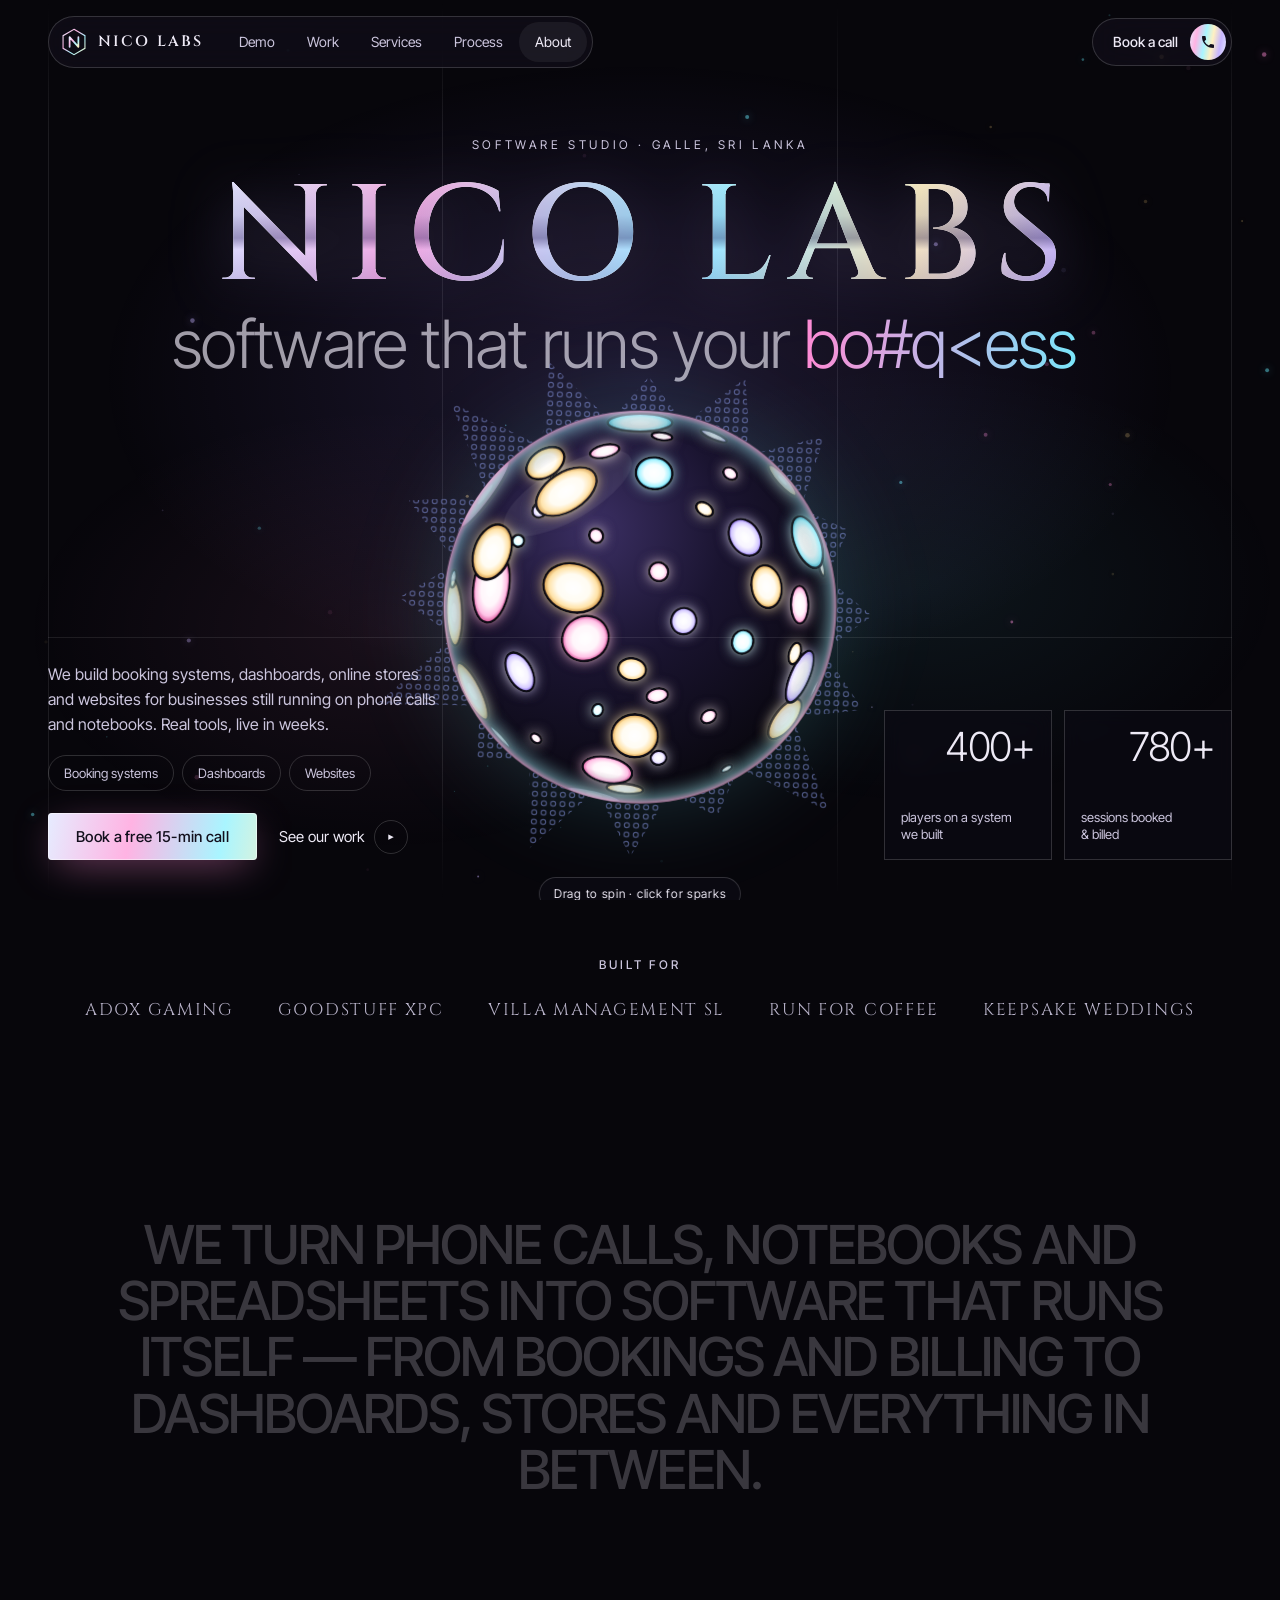
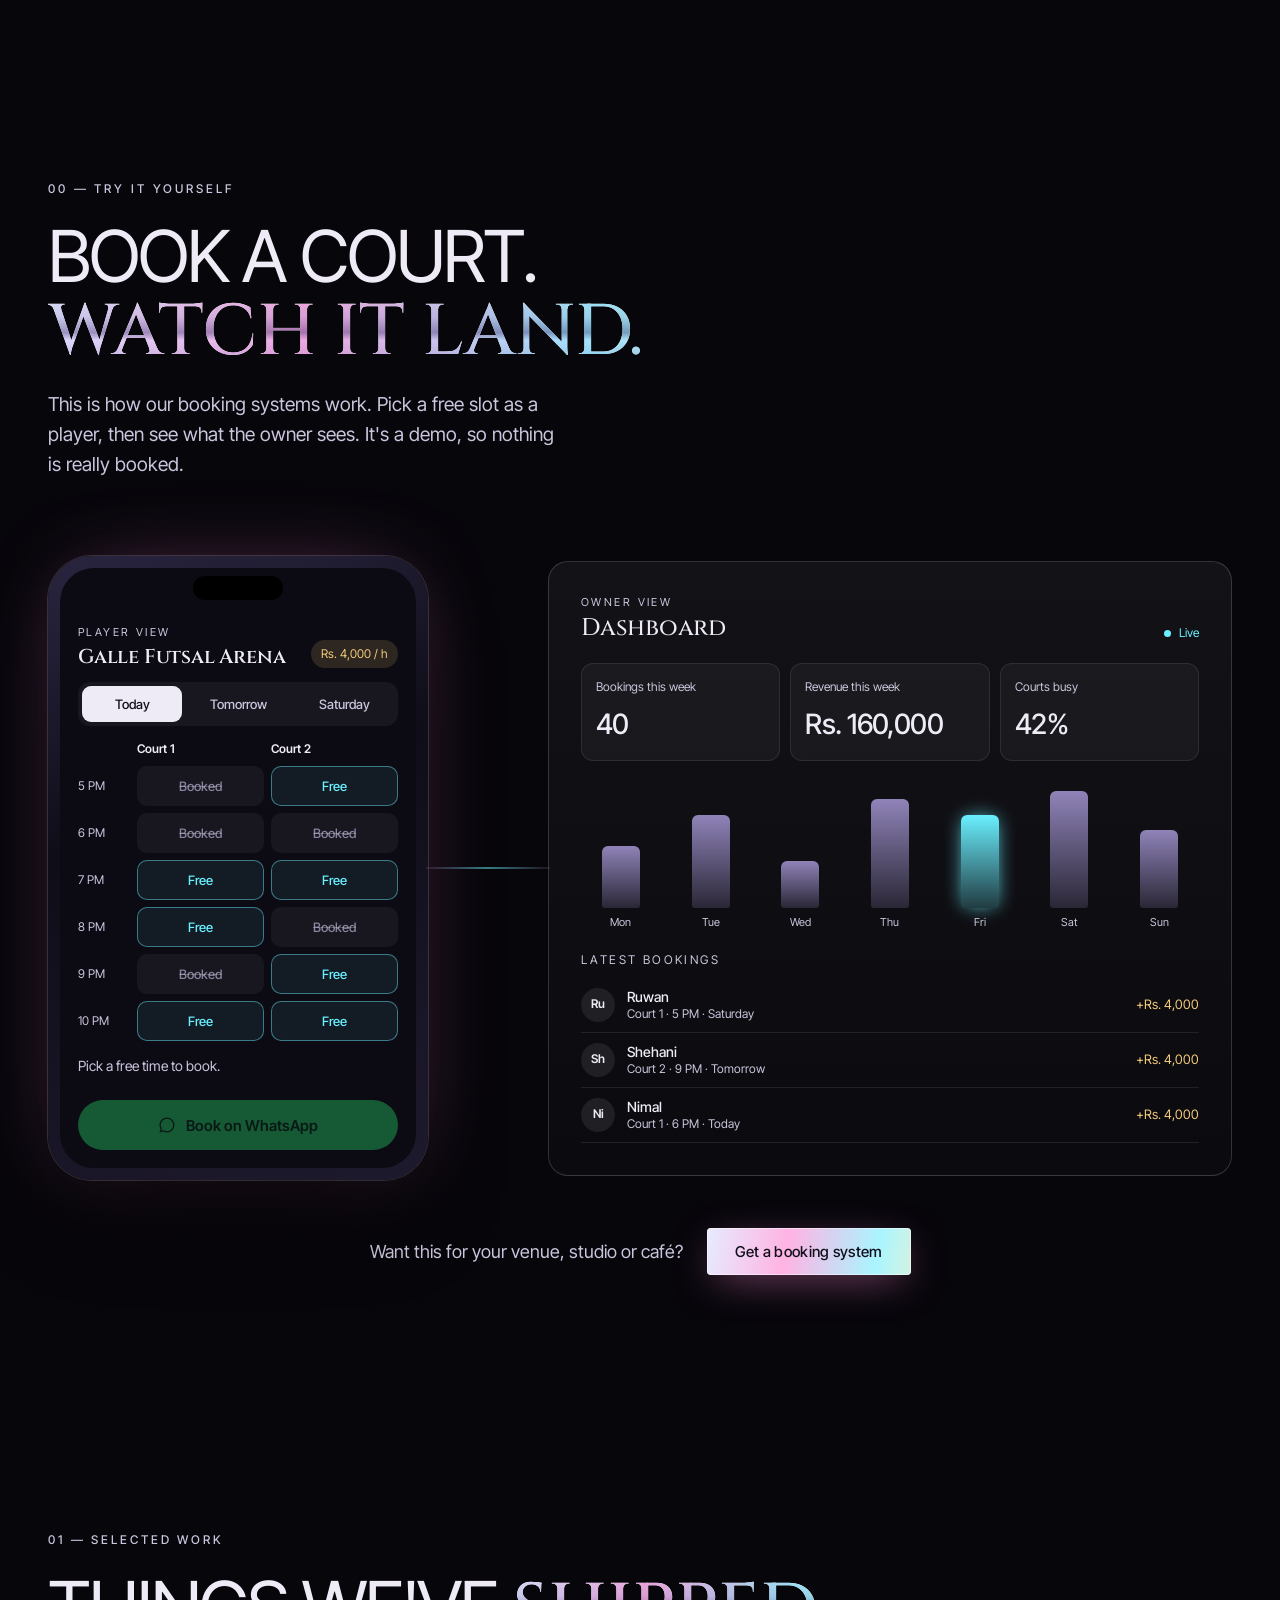
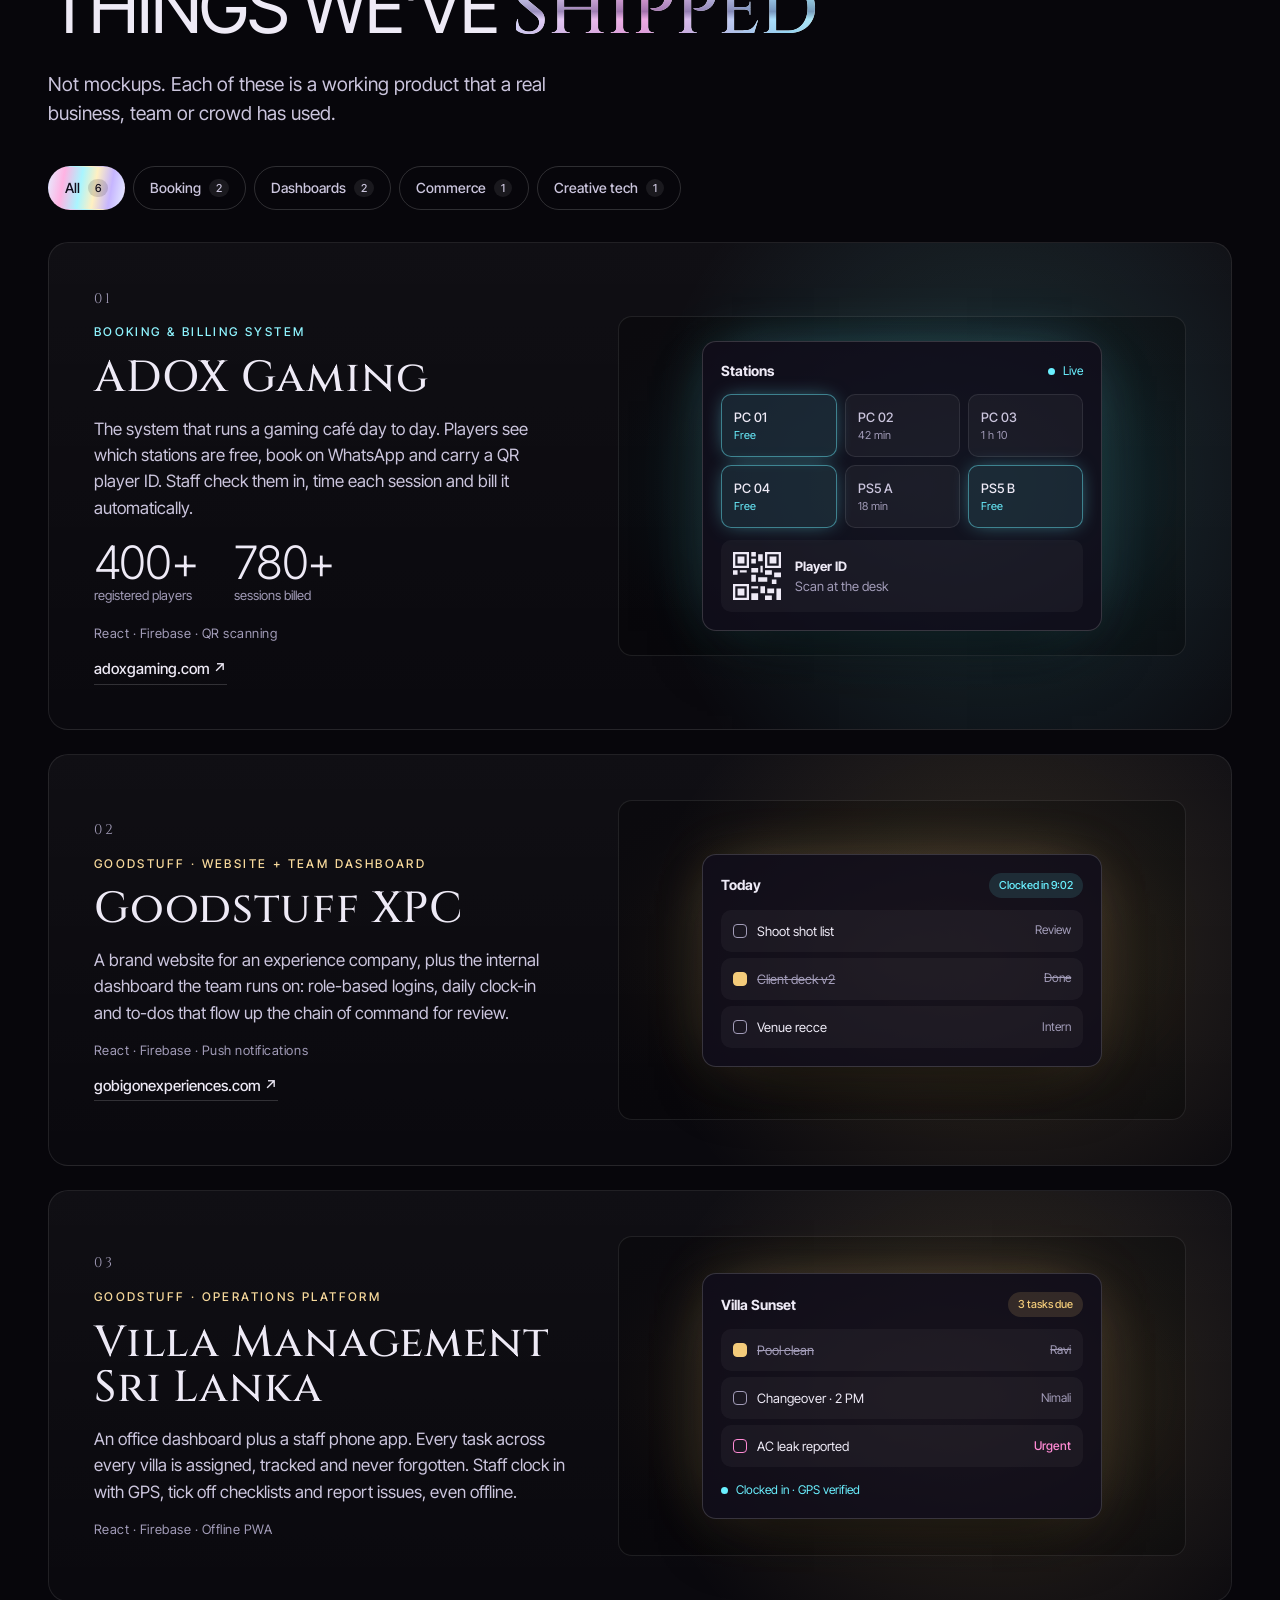
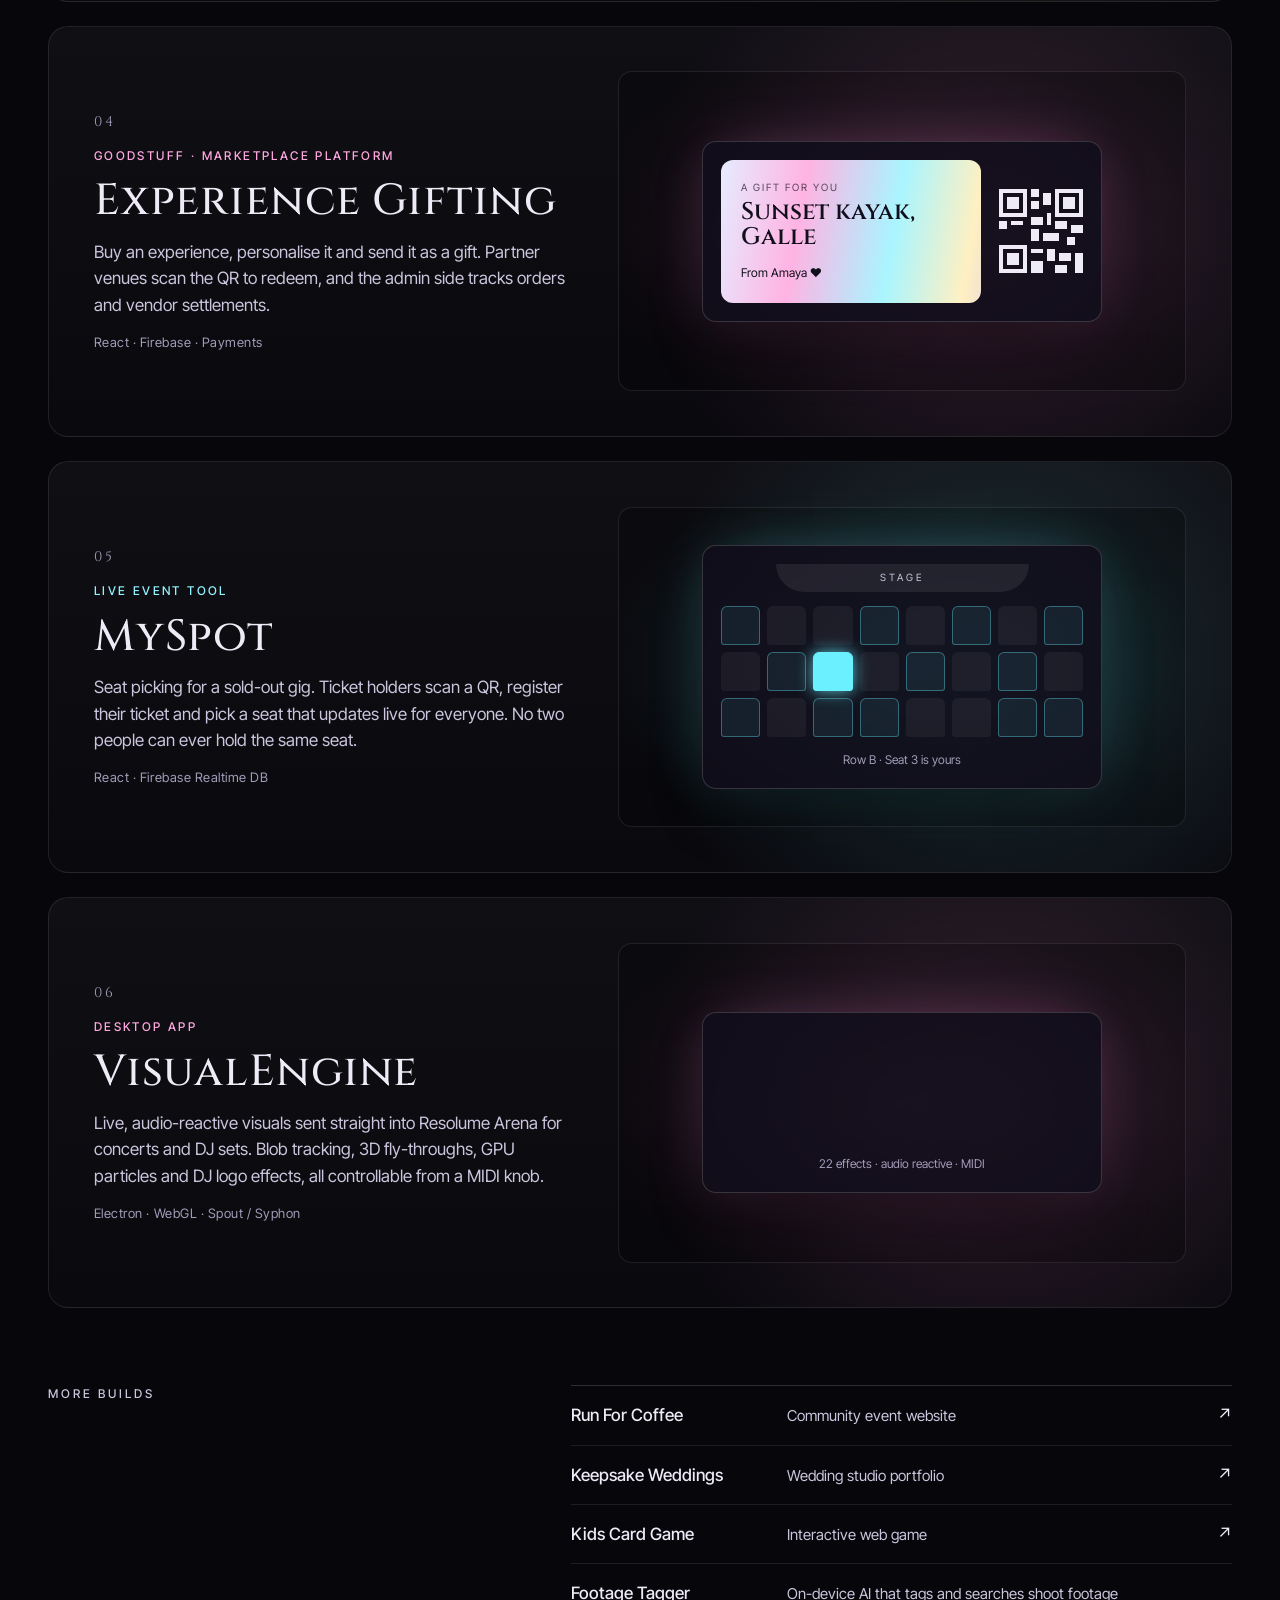
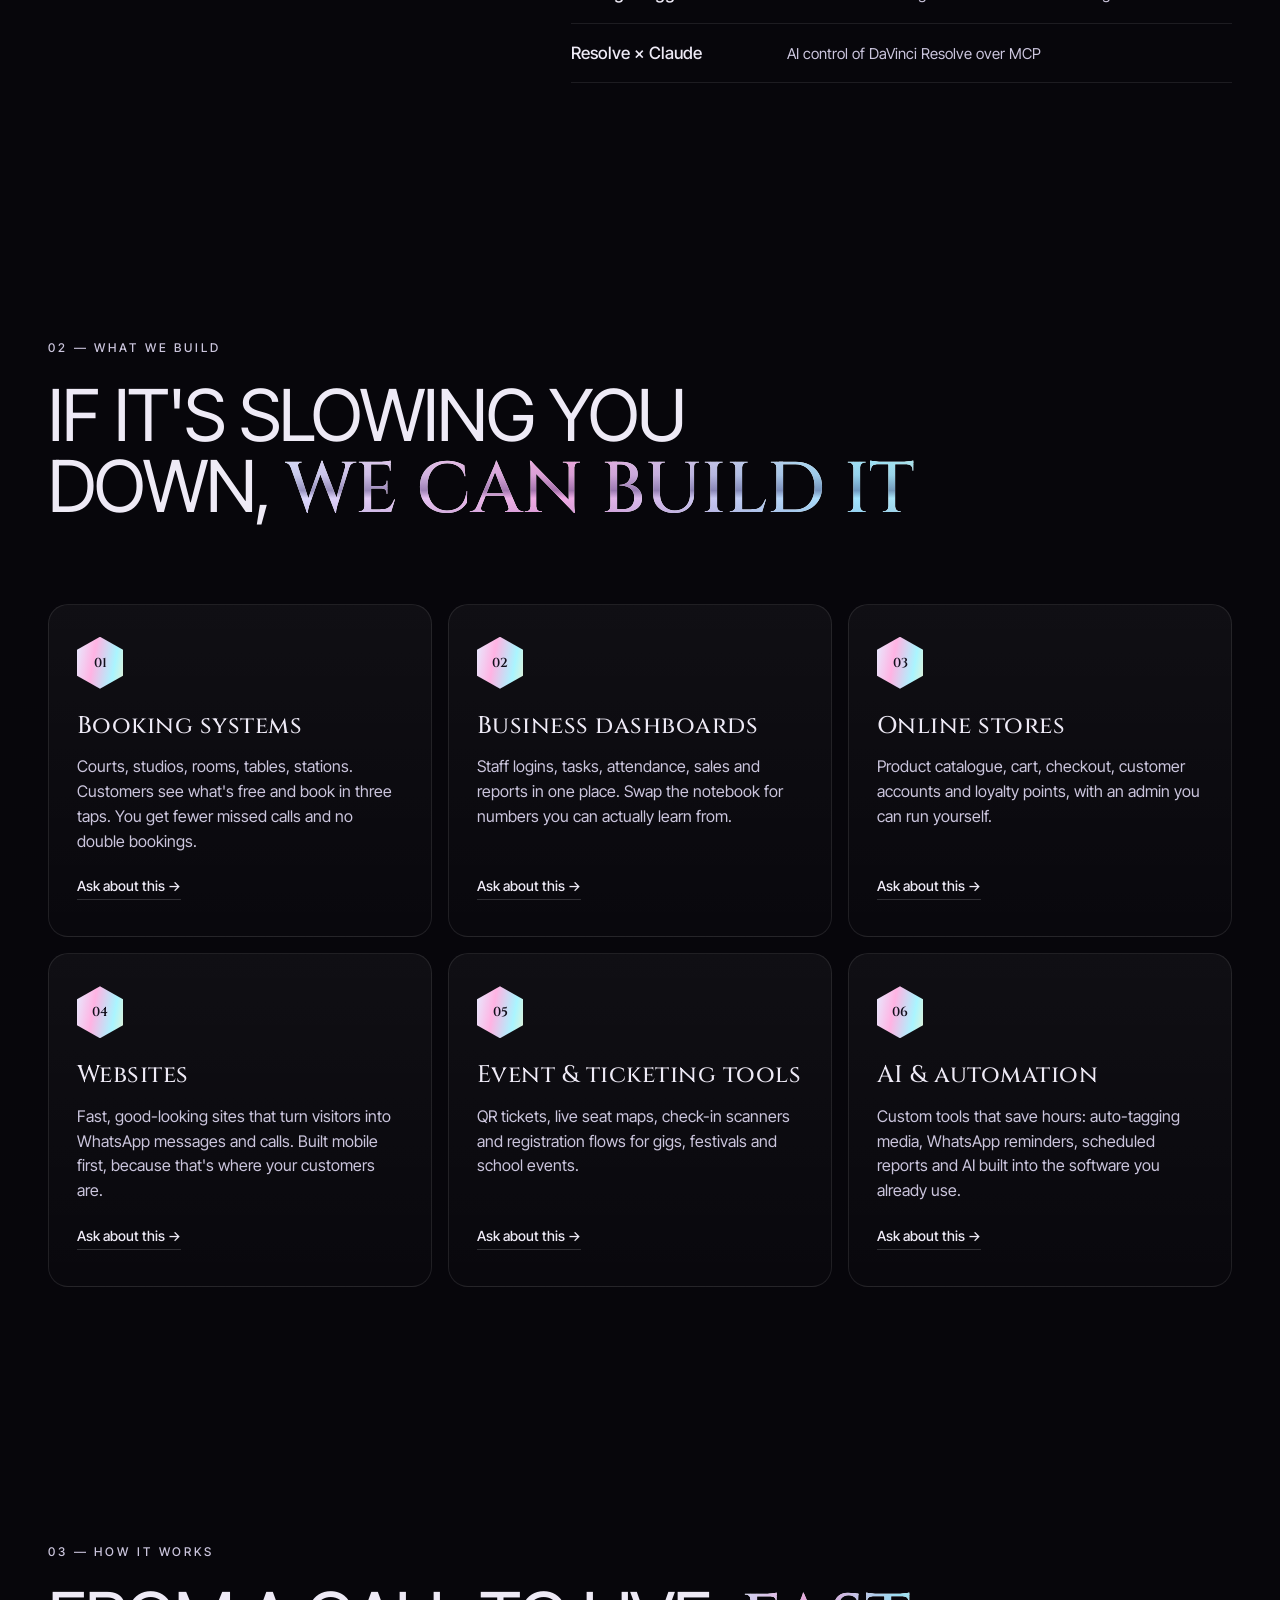
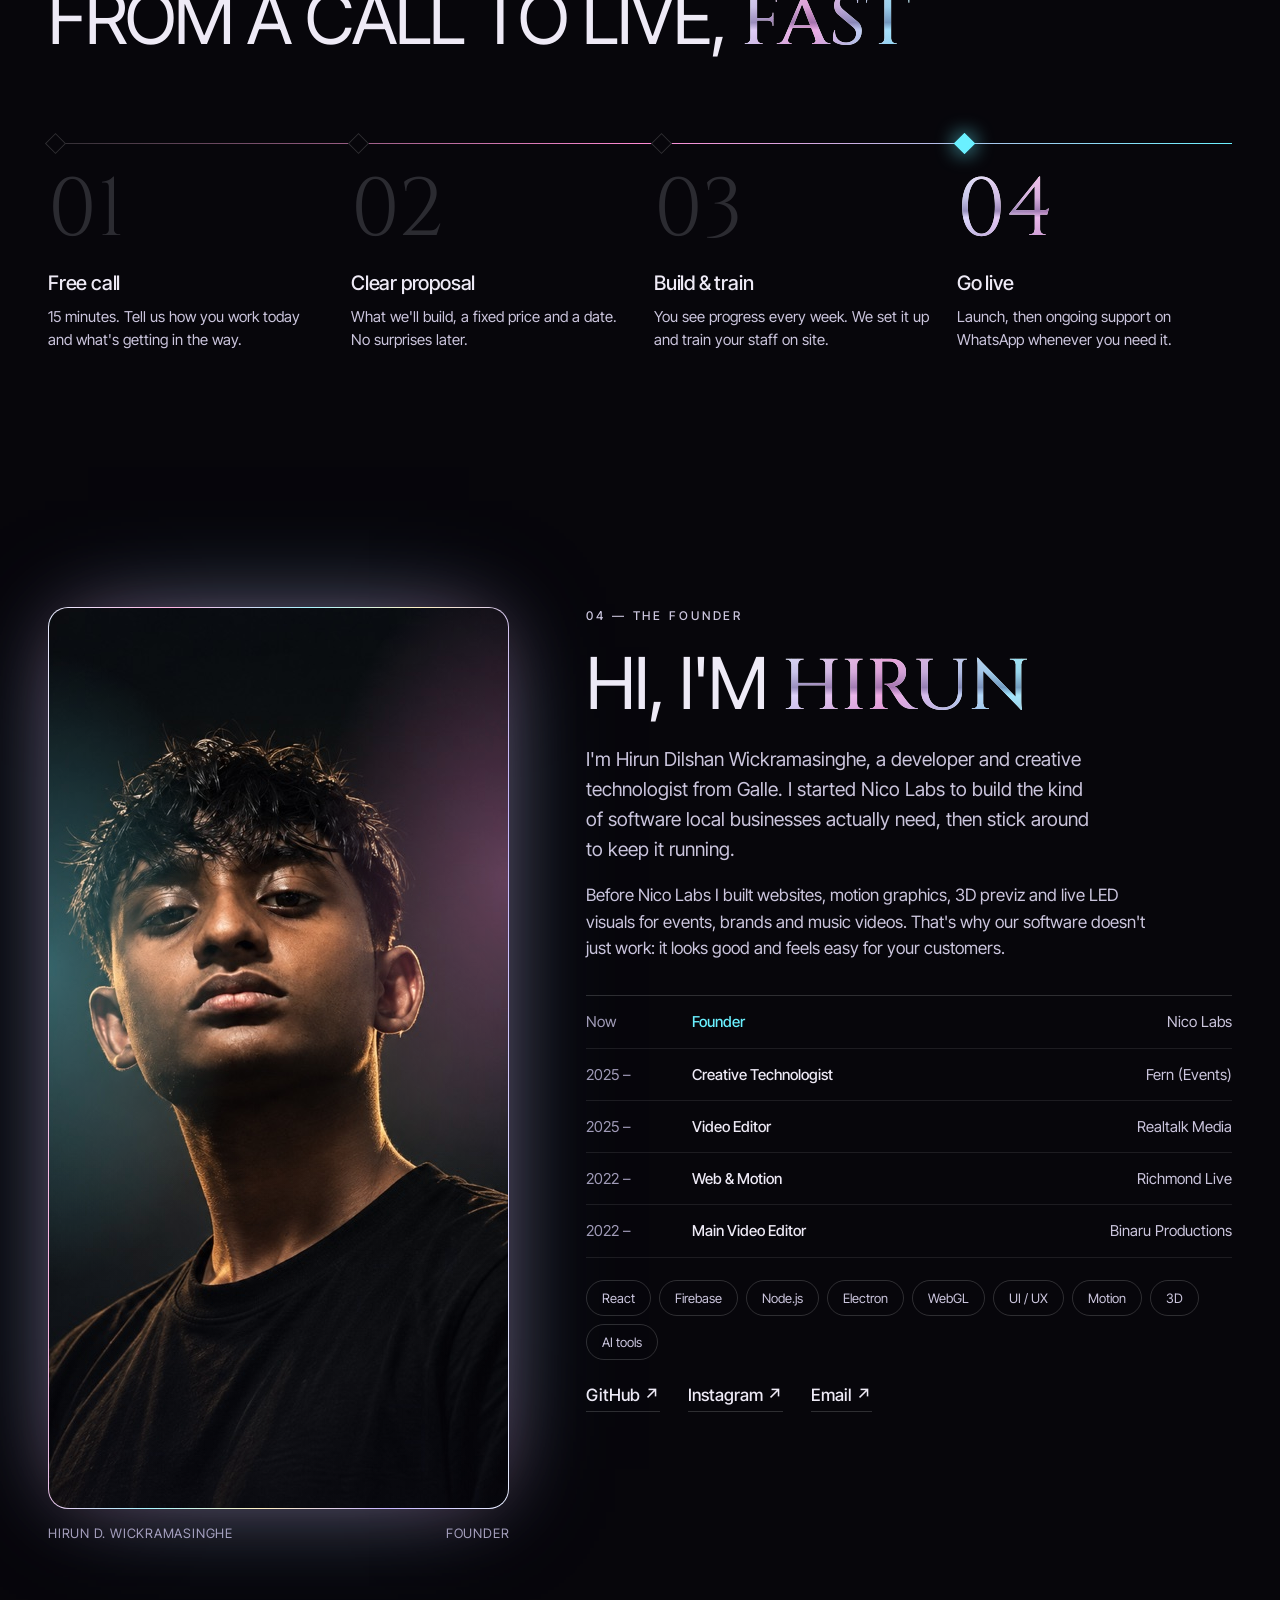
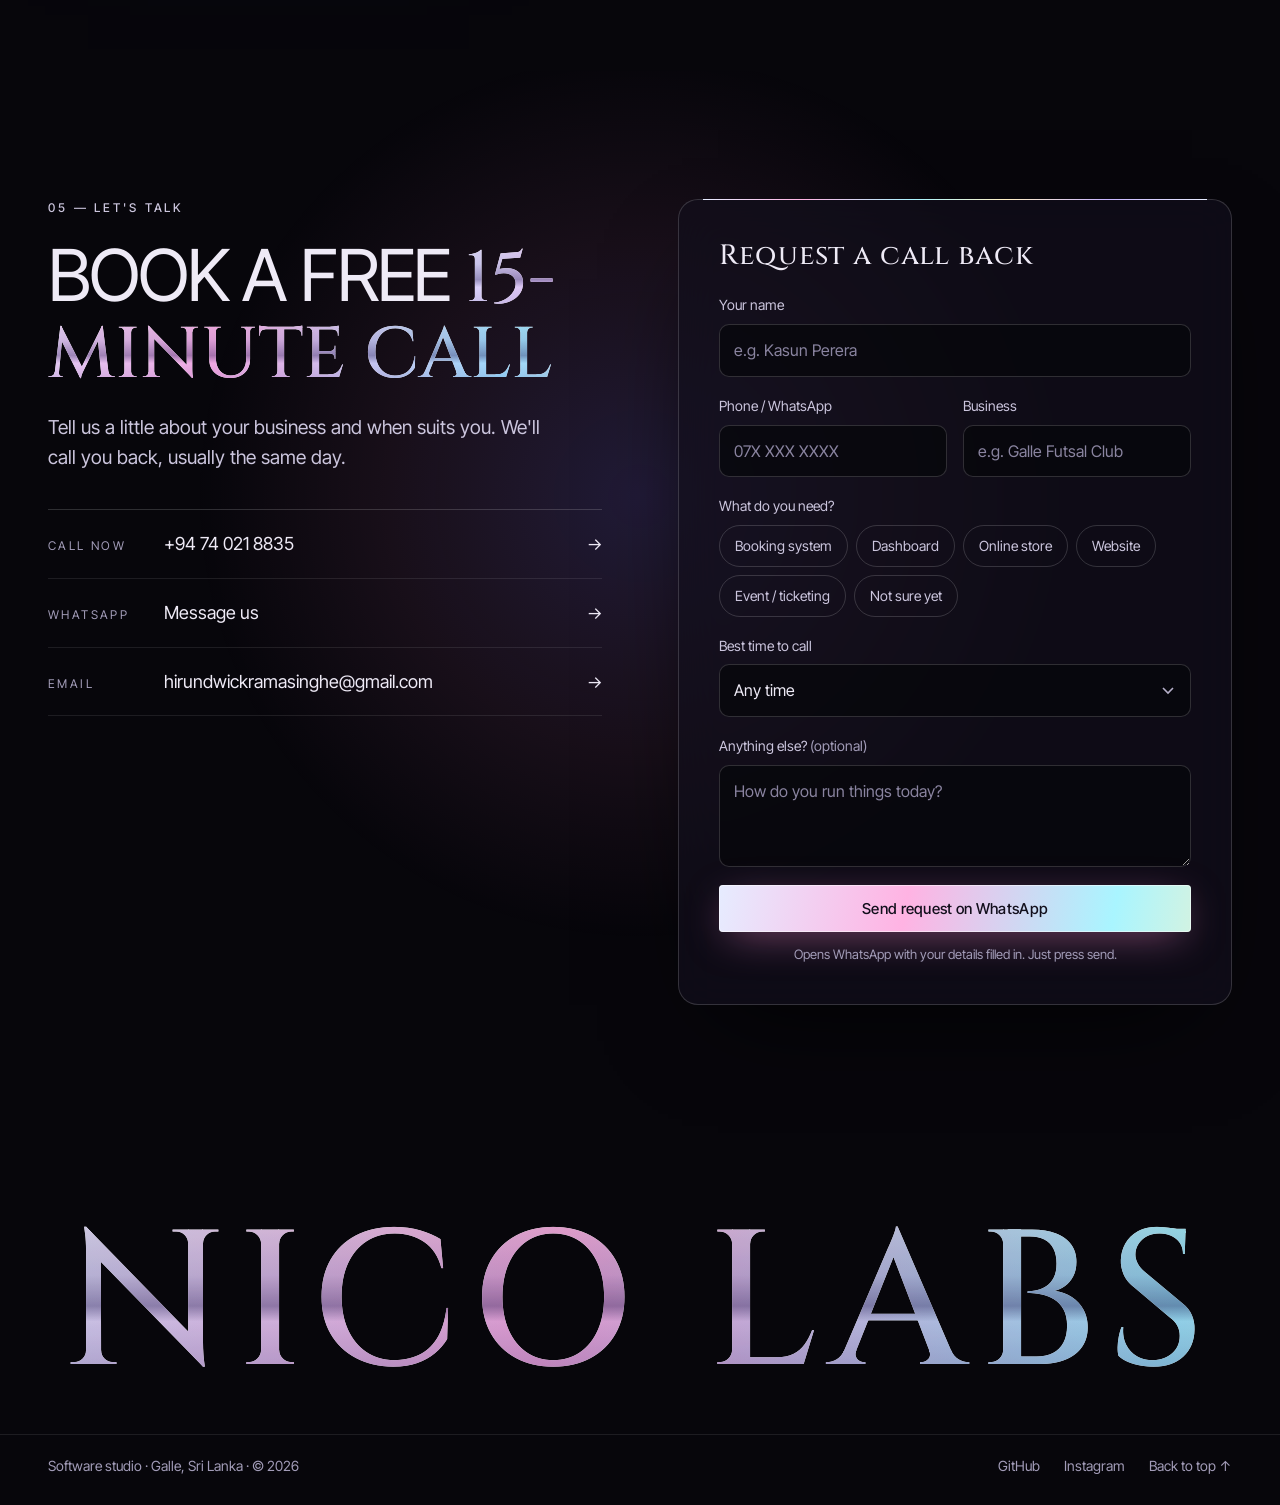
<file: index.html>
<!DOCTYPE html>
<html lang="en" class="no-js">
<head>
    <meta charset="UTF-8">
    <meta name="viewport" content="width=device-width, initial-scale=1.0">
    <title>Nico Labs | Software studio in Galle, Sri Lanka</title>
    <meta name="description" content="Nico Labs builds booking systems, dashboards, online stores and websites for businesses in Sri Lanka. Book a free call.">
    <meta name="theme-color" content="#07060B">

    <meta property="og:title" content="Nico Labs | Software that runs your business">
    <meta property="og:description" content="Booking systems, dashboards, online stores and websites. Built in Galle, live in weeks.">
    <meta property="og:type" content="website">
    <meta property="og:url" content="https://nicolabslk.github.io/nicolabslk/">
    <meta property="og:image" content="https://nicolabslk.github.io/nicolabslk/assets/og-card.jpg">
    <meta property="og:image:width" content="1200">
    <meta property="og:image:height" content="630">
    <meta property="og:image:alt" content="Nico Labs: software that runs your business">
    <meta name="twitter:card" content="summary_large_image">

    <link rel="icon" type="image/svg+xml" href="assets/mark.svg">
    <link rel="preconnect" href="https://fonts.googleapis.com">
    <link rel="preconnect" href="https://fonts.gstatic.com" crossorigin>
    <link href="https://fonts.googleapis.com/css2?family=Cinzel:wght@400;500;600&family=Inter+Tight:wght@300;400;500;600&display=swap" rel="stylesheet">
    <link rel="stylesheet" href="site.css">
</head>
<body>

    <a class="skip-link" href="#main">Skip to content</a>
    <div class="progress" aria-hidden="true"><i id="progressBar"></i></div>
    <div class="grid-lines" aria-hidden="true"><i></i><i></i><i></i><i></i></div>
    <canvas id="dust" aria-hidden="true"></canvas>

    <header class="nav" id="top">
        <div class="nav-inner">
            <div class="pill pill-left">
                <a href="#top" class="brand" aria-label="Nico Labs home">
                    <img src="assets/mark.svg" alt="" width="28" height="28">
                    <span>Nico Labs</span>
                </a>
                <nav class="nav-links" aria-label="Main">
                    <a href="#demo">Demo</a>
                    <a href="#work">Work</a>
                    <a href="#services">Services</a>
                    <a href="#process">Process</a>
                    <a href="#about">About</a>
                </nav>
            </div>
            <div class="nav-right">
                <a href="#contact" class="pill pill-cta">
                    <span>Book a call</span>
                    <i aria-hidden="true">
                        <svg viewBox="0 0 24 24" width="16" height="16"><path fill="currentColor" d="M6.6 10.8a15.1 15.1 0 0 0 6.6 6.6l2.2-2.2c.3-.3.7-.4 1-.2 1.1.4 2.3.6 3.6.6.6 0 1 .4 1 1V20c0 .6-.4 1-1 1A17 17 0 0 1 3 4c0-.6.4-1 1-1h3.5c.6 0 1 .4 1 1 0 1.3.2 2.5.6 3.6.1.3 0 .7-.2 1l-2.3 2.2Z"/></svg>
                    </i>
                </a>
                <button class="pill menu-btn" id="menuBtn" type="button" aria-expanded="false" aria-controls="mobileMenu" aria-label="Open menu">
                    <span class="burger" aria-hidden="true"><i></i><i></i></span>
                </button>
            </div>
        </div>
    </header>

    <div class="mobile-menu" id="mobileMenu" hidden>
        <nav aria-label="Mobile">
            <a href="#demo"><span>01</span>Try the demo</a>
            <a href="#work"><span>02</span>Work</a>
            <a href="#services"><span>03</span>Services</a>
            <a href="#process"><span>04</span>Process</a>
            <a href="#about"><span>05</span>About</a>
            <a href="#contact"><span>06</span>Book a call</a>
        </nav>
        <p>+94 74 021 8835 · Galle, Sri Lanka</p>
    </div>

    <main id="main">

        <!-- HERO -->
        <section class="hero">
            <p class="hero-kicker">Software studio · Galle, Sri Lanka</p>

            <h1 class="hero-title">
                <span class="wordmark chrome" id="wordmark">Nico Labs</span>
                <span class="ghost">software that runs your <span class="swap" id="swapWord" aria-hidden="true">business</span><span class="sr-only">business</span></span>
            </h1>

            <div class="orb-wrap">
                <div class="orb-halo" aria-hidden="true"></div>
                <svg id="orb" viewBox="-300 -300 600 600" tabindex="0" role="img" aria-label="Hextech orb. Drag it, or use the arrow keys, to spin it. Press Enter to make sparks."></svg>
                <p class="orb-hint" aria-hidden="true"><span class="hint-fine">Drag to spin · click for sparks</span><span class="hint-touch">Swipe to spin · tap for sparks</span></p>
            </div>

            <div class="hero-foot">
                <div class="hero-left">
                    <p class="hero-lead">We build booking systems, dashboards, online stores and websites for businesses still running on phone calls and notebooks. Real tools, live in weeks.</p>
                    <div class="chips-row">
                        <span class="chip">Booking systems</span>
                        <span class="chip">Dashboards</span>
                        <span class="chip">Websites</span>
                    </div>
                    <div class="hero-ctas">
                        <a href="#contact" class="btn btn-chrome">Book a free 15-min call</a>
                        <a href="#work" class="btn-play">See our work <span aria-hidden="true">▸</span></a>
                    </div>
                </div>
                <div class="hero-stats">
                    <div class="stat-box"><b data-count="400">400+</b><span>players on a system<br>we built</span></div>
                    <div class="stat-box"><b data-count="780">780+</b><span>sessions booked<br>&amp; billed</span></div>
                </div>
            </div>
        </section>

        <!-- PARTNERS -->
        <section class="partners" aria-label="Who we've built for">
            <p class="micro">Built for</p>
            <div class="partner-row">
                <span>ADOX Gaming</span>
                <span>Goodstuff XPC</span>
                <span>Villa Management SL</span>
                <span>Run For Coffee</span>
                <span>Keepsake Weddings</span>
            </div>
        </section>

        <!-- STATEMENT -->
        <section class="statement">
            <p class="statement-text" id="statement">We turn phone calls, notebooks and spreadsheets into software that runs itself — from bookings and billing to dashboards, stores and everything in between.</p>
        </section>

        <!-- DEMO -->
        <section class="section demo" id="demo">
            <div class="wrap">
                <div class="section-head">
                    <p class="micro reveal">00 — Try it yourself</p>
                    <h2 class="reveal">Book a court. <span class="chrome">Watch it land.</span></h2>
                    <p class="section-lead reveal">This is how our booking systems work. Pick a free slot as a player, then see what the owner sees. It's a demo, so nothing is really booked.</p>
                </div>

                <div class="demo-grid reveal">
                    <!-- Player view -->
                    <div class="phone" aria-label="Player view">
                        <div class="phone-notch" aria-hidden="true"></div>
                        <div class="phone-screen">
                            <div class="phone-top">
                                <div>
                                    <p class="demo-kicker">Player view</p>
                                    <h3>Galle Futsal Arena</h3>
                                </div>
                                <span class="price-tag">Rs. 4,000 / h</span>
                            </div>

                            <div class="day-tabs" role="group" aria-label="Choose a day" id="dayTabs"></div>

                            <div class="slot-table" id="slotTable" role="group" aria-label="Available times"></div>

                            <div class="demo-summary" id="demoSummary" aria-live="polite">Pick a free time to book.</div>
                            <button type="button" class="wa-book" id="bookBtn" disabled>
                                <svg viewBox="0 0 24 24" width="18" height="18" aria-hidden="true"><path fill="currentColor" d="M12 2a10 10 0 0 0-8.6 15.1L2 22l5-1.3A10 10 0 1 0 12 2Zm0 18.2c-1.5 0-3-.4-4.3-1.2l-.3-.2-3 .8.8-2.9-.2-.3A8.2 8.2 0 1 1 12 20.2Z"/></svg>
                                Book on WhatsApp
                            </button>

                            <div class="chat" id="chat" hidden>
                                <div class="chat-head">
                                    <span class="chat-avatar" aria-hidden="true">GF</span>
                                    <div><b>Galle Futsal Arena</b><small>online</small></div>
                                </div>
                                <div class="chat-body" id="chatBody" aria-live="polite"></div>
                                <button type="button" class="chat-again" id="chatAgain">Book another slot</button>
                            </div>
                        </div>
                    </div>

                    <!-- Connection beam -->
                    <div class="beam" aria-hidden="true"><i id="beamDot"></i></div>

                    <!-- Owner view -->
                    <div class="owner" aria-label="Owner dashboard">
                        <div class="owner-head">
                            <div>
                                <p class="demo-kicker">Owner view</p>
                                <h3>Dashboard</h3>
                            </div>
                            <span class="live-tag"><i class="live"></i>Live</span>
                        </div>
                        <div class="kpis">
                            <div class="kpi"><span>Bookings this week</span><b id="kpiBookings">0</b></div>
                            <div class="kpi"><span>Revenue this week</span><b id="kpiRevenue">Rs. 0</b></div>
                            <div class="kpi"><span>Courts busy</span><b id="kpiBusy">0%</b></div>
                        </div>
                        <div class="week-chart" id="weekChart" aria-hidden="true"></div>
                        <div class="feed">
                            <p class="feed-title">Latest bookings</p>
                            <ul id="feed"></ul>
                        </div>
                        <p class="sr-only" id="ownerLive" aria-live="polite"></p>
                    </div>
                </div>

                <div class="demo-cta reveal">
                    <p>Want this for your venue, studio or café?</p>
                    <a href="#contact" class="btn btn-chrome" data-need="Booking system">Get a booking system</a>
                </div>
            </div>
        </section>

        <!-- WORK -->
        <section class="section" id="work">
            <div class="wrap">
                <div class="section-head">
                    <p class="micro reveal">01 — Selected work</p>
                    <h2 class="reveal">Things we've <span class="chrome">shipped</span></h2>
                    <p class="section-lead reveal">Not mockups. Each of these is a working product that a real business, team or crowd has used.</p>
                </div>

                <div class="filters reveal" role="group" aria-label="Filter projects">
                    <button type="button" class="filter" aria-pressed="true" data-filter="all">All <span>6</span></button>
                    <button type="button" class="filter" aria-pressed="false" data-filter="booking">Booking <span>2</span></button>
                    <button type="button" class="filter" aria-pressed="false" data-filter="ops">Dashboards <span>2</span></button>
                    <button type="button" class="filter" aria-pressed="false" data-filter="commerce">Commerce <span>1</span></button>
                    <button type="button" class="filter" aria-pressed="false" data-filter="creative">Creative tech <span>1</span></button>
                </div>
                <p class="sr-only" id="filterStatus" aria-live="polite"></p>

                <div class="cases">

                    <article class="case reveal" data-cat="booking" style="--glow: var(--cyan)">
                        <div class="case-info">
                            <span class="case-num" aria-hidden="true">01</span>
                            <p class="tag">Booking &amp; billing system</p>
                            <h3>ADOX Gaming</h3>
                            <p class="desc">The system that runs a gaming café day to day. Players see which stations are free, book on WhatsApp and carry a QR player ID. Staff check them in, time each session and bill it automatically.</p>
                            <ul class="metrics">
                                <li><b>400+</b><span>registered players</span></li>
                                <li><b>780+</b><span>sessions billed</span></li>
                            </ul>
                            <p class="stack">React · Firebase · QR scanning</p>
                            <a class="link" href="https://www.adoxgaming.com/" target="_blank" rel="noopener">adoxgaming.com ↗</a>
                        </div>
                        <div class="case-visual">
                            <div class="mock">
                                <div class="mock-head"><b>Stations</b><span class="live-tag"><i class="live"></i>Live</span></div>
                                <div class="station-grid">
                                    <span class="st on">PC 01<small>Free</small></span>
                                    <span class="st">PC 02<small>42 min</small></span>
                                    <span class="st">PC 03<small>1 h 10</small></span>
                                    <span class="st on">PC 04<small>Free</small></span>
                                    <span class="st">PS5 A<small>18 min</small></span>
                                    <span class="st on">PS5 B<small>Free</small></span>
                                </div>
                                <div class="qr-id">
                                    <svg class="qr" viewBox="0 0 21 21" aria-hidden="true"><path fill="currentColor" d="M0 0h7v7H0zM1 1v5h5V1zM2 2h3v3H2zM14 0h7v7h-7zm1 1v5h5V1zm1 1h3v3h-3zM0 14h7v7H0zm1 1v5h5v-5zm1 1h3v3H2zM8 0h2v2H8zm3 1h2v3h-2zM8 3h2v2H8zm0 4h3v2H8zm4-1h1v3h-1zM0 8h2v2H0zm3 0h3v1H3zm11 0h3v2h-3zm4 1h3v2h-3zM8 10h2v3H8zm3 1h4v2h-4zm6 1h2v2h-2zm-9 3h3v1H8zm4 0h2v3h-2zm3 1h3v2h-3zm4 0h2v5h-2zM8 18h3v3H8zm6 1h3v2h-3z"/></svg>
                                    <div><b>Player ID</b><span>Scan at the desk</span></div>
                                </div>
                            </div>
                        </div>
                    </article>

                    <article class="case reveal" data-cat="ops" style="--glow: var(--gold)">
                        <div class="case-info">
                            <span class="case-num" aria-hidden="true">02</span>
                            <p class="tag">Goodstuff · Website + team dashboard</p>
                            <h3>Goodstuff XPC</h3>
                            <p class="desc">A brand website for an experience company, plus the internal dashboard the team runs on: role-based logins, daily clock-in and to-dos that flow up the chain of command for review.</p>
                            <p class="stack">React · Firebase · Push notifications</p>
                            <a class="link" href="https://www.gobigonexperiences.com/" target="_blank" rel="noopener">gobigonexperiences.com ↗</a>
                        </div>
                        <div class="case-visual">
                            <div class="mock">
                                <div class="mock-head"><b>Today</b><span class="pill-tag ok">Clocked in 9:02</span></div>
                                <div class="task"><i></i>Shoot shot list <span>Review</span></div>
                                <div class="task done"><i></i>Client deck v2 <span>Done</span></div>
                                <div class="task"><i></i>Venue recce <span>Intern</span></div>
                            </div>
                        </div>
                    </article>

                    <article class="case reveal" data-cat="ops" style="--glow: var(--gold)">
                        <div class="case-info">
                            <span class="case-num" aria-hidden="true">03</span>
                            <p class="tag">Goodstuff · Operations platform</p>
                            <h3>Villa Management Sri Lanka</h3>
                            <p class="desc">An office dashboard plus a staff phone app. Every task across every villa is assigned, tracked and never forgotten. Staff clock in with GPS, tick off checklists and report issues, even offline.</p>
                            <p class="stack">React · Firebase · Offline PWA</p>
                        </div>
                        <div class="case-visual">
                            <div class="mock">
                                <div class="mock-head"><b>Villa Sunset</b><span class="pill-tag warn">3 tasks due</span></div>
                                <div class="task done"><i></i>Pool clean <span>Ravi</span></div>
                                <div class="task"><i></i>Changeover · 2 PM <span>Nimali</span></div>
                                <div class="task urgent"><i></i>AC leak reported <span>Urgent</span></div>
                                <div class="clock"><i class="live"></i>Clocked in · GPS verified</div>
                            </div>
                        </div>
                    </article>

                    <article class="case reveal" data-cat="commerce" style="--glow: var(--pink)">
                        <div class="case-info">
                            <span class="case-num" aria-hidden="true">04</span>
                            <p class="tag">Goodstuff · Marketplace platform</p>
                            <h3>Experience Gifting</h3>
                            <p class="desc">Buy an experience, personalise it and send it as a gift. Partner venues scan the QR to redeem, and the admin side tracks orders and vendor settlements.</p>
                            <p class="stack">React · Firebase · Payments</p>
                        </div>
                        <div class="case-visual">
                            <div class="mock mock-gift">
                                <div class="gift-card">
                                    <span>A gift for you</span>
                                    <b>Sunset kayak, Galle</b>
                                    <small>From Amaya ♥</small>
                                </div>
                                <svg class="qr big" viewBox="0 0 21 21" aria-hidden="true"><path fill="currentColor" d="M0 0h7v7H0zM1 1v5h5V1zM2 2h3v3H2zM14 0h7v7h-7zm1 1v5h5V1zm1 1h3v3h-3zM0 14h7v7H0zm1 1v5h5v-5zm1 1h3v3H2zM8 0h2v2H8zm3 1h2v3h-2zM8 3h2v2H8zm0 4h3v2H8zm4-1h1v3h-1zM0 8h2v2H0zm3 0h3v1H3zm11 0h3v2h-3zm4 1h3v2h-3zM8 10h2v3H8zm3 1h4v2h-4zm6 1h2v2h-2zm-9 3h3v1H8zm4 0h2v3h-2zm3 1h3v2h-3zm4 0h2v5h-2zM8 18h3v3H8zm6 1h3v2h-3z"/></svg>
                            </div>
                        </div>
                    </article>

                    <article class="case reveal" data-cat="booking" style="--glow: var(--cyan)">
                        <div class="case-info">
                            <span class="case-num" aria-hidden="true">05</span>
                            <p class="tag">Live event tool</p>
                            <h3>MySpot</h3>
                            <p class="desc">Seat picking for a sold-out gig. Ticket holders scan a QR, register their ticket and pick a seat that updates live for everyone. No two people can ever hold the same seat.</p>
                            <p class="stack">React · Firebase Realtime DB</p>
                        </div>
                        <div class="case-visual">
                            <div class="mock mock-seats">
                                <div class="stage">Stage</div>
                                <div class="seats">
                                    <i></i><i class="t"></i><i class="t"></i><i></i><i class="t"></i><i></i><i class="t"></i><i></i>
                                    <i class="t"></i><i></i><i class="me"></i><i class="t"></i><i></i><i class="t"></i><i></i><i class="t"></i>
                                    <i></i><i class="t"></i><i></i><i></i><i class="t"></i><i class="t"></i><i></i><i></i>
                                </div>
                                <span class="seat-note">Row B · Seat 3 is yours</span>
                            </div>
                        </div>
                    </article>

                    <article class="case reveal" data-cat="creative" style="--glow: var(--pink)">
                        <div class="case-info">
                            <span class="case-num" aria-hidden="true">06</span>
                            <p class="tag">Desktop app</p>
                            <h3>VisualEngine</h3>
                            <p class="desc">Live, audio-reactive visuals sent straight into Resolume Arena for concerts and DJ sets. Blob tracking, 3D fly-throughs, GPU particles and DJ logo effects, all controllable from a MIDI knob.</p>
                            <p class="stack">Electron · WebGL · Spout / Syphon</p>
                        </div>
                        <div class="case-visual">
                            <div class="mock mock-ve">
                                <div class="wave"><i></i><i></i><i></i><i></i><i></i><i></i><i></i><i></i><i></i><i></i><i></i><i></i><i></i><i></i><i></i><i></i></div>
                                <span>22 effects · audio reactive · MIDI</span>
                            </div>
                        </div>
                    </article>

                </div>

                <div class="more-work reveal">
                    <p class="micro">More builds</p>
                    <ul>
                        <li><a href="https://run4coffee.com/" target="_blank" rel="noopener"><b>Run For Coffee</b><span>Community event website</span><i>↗</i></a></li>
                        <li><a href="https://hirund.github.io/Keepsake_Weddings/" target="_blank" rel="noopener"><b>Keepsake Weddings</b><span>Wedding studio portfolio</span><i>↗</i></a></li>
                        <li><a href="https://kidscardgame.netlify.app/" target="_blank" rel="noopener"><b>Kids Card Game</b><span>Interactive web game</span><i>↗</i></a></li>
                        <li><div><b>Footage Tagger</b><span>On-device AI that tags and searches shoot footage</span></div></li>
                        <li><div><b>Resolve × Claude</b><span>AI control of DaVinci Resolve over MCP</span></div></li>
                    </ul>
                </div>
            </div>
        </section>

        <!-- SERVICES -->
        <section class="section" id="services">
            <div class="wrap">
                <div class="section-head">
                    <p class="micro reveal">02 — What we build</p>
                    <h2 class="reveal">If it's slowing you down, <span class="chrome">we can build it</span></h2>
                </div>
                <div class="service-grid">
                    <div class="service reveal"><span class="hex">01</span><h3>Booking systems</h3><p>Courts, studios, rooms, tables, stations. Customers see what's free and book in three taps. You get fewer missed calls and no double bookings.</p><a class="service-link" href="#contact" data-need="Booking system">Ask about this <span aria-hidden="true">→</span></a></div>
                    <div class="service reveal"><span class="hex">02</span><h3>Business dashboards</h3><p>Staff logins, tasks, attendance, sales and reports in one place. Swap the notebook for numbers you can actually learn from.</p><a class="service-link" href="#contact" data-need="Dashboard">Ask about this <span aria-hidden="true">→</span></a></div>
                    <div class="service reveal"><span class="hex">03</span><h3>Online stores</h3><p>Product catalogue, cart, checkout, customer accounts and loyalty points, with an admin you can run yourself.</p><a class="service-link" href="#contact" data-need="Online store">Ask about this <span aria-hidden="true">→</span></a></div>
                    <div class="service reveal"><span class="hex">04</span><h3>Websites</h3><p>Fast, good-looking sites that turn visitors into WhatsApp messages and calls. Built mobile first, because that's where your customers are.</p><a class="service-link" href="#contact" data-need="Website">Ask about this <span aria-hidden="true">→</span></a></div>
                    <div class="service reveal"><span class="hex">05</span><h3>Event &amp; ticketing tools</h3><p>QR tickets, live seat maps, check-in scanners and registration flows for gigs, festivals and school events.</p><a class="service-link" href="#contact" data-need="Event / ticketing">Ask about this <span aria-hidden="true">→</span></a></div>
                    <div class="service reveal"><span class="hex">06</span><h3>AI &amp; automation</h3><p>Custom tools that save hours: auto-tagging media, WhatsApp reminders, scheduled reports and AI built into the software you already use.</p><a class="service-link" href="#contact" data-need="Not sure yet">Ask about this <span aria-hidden="true">→</span></a></div>
                </div>
            </div>
        </section>

        <!-- PROCESS -->
        <section class="section" id="process">
            <div class="wrap">
                <div class="section-head">
                    <p class="micro reveal">03 — How it works</p>
                    <h2 class="reveal">From a call to live, <span class="chrome">fast</span></h2>
                </div>
                <ol class="steps">
                    <li class="reveal"><span class="node"></span><span class="step-num" aria-hidden="true">01</span><h3>Free call</h3><p>15 minutes. Tell us how you work today and what's getting in the way.</p></li>
                    <li class="reveal"><span class="node"></span><span class="step-num" aria-hidden="true">02</span><h3>Clear proposal</h3><p>What we'll build, a fixed price and a date. No surprises later.</p></li>
                    <li class="reveal"><span class="node"></span><span class="step-num" aria-hidden="true">03</span><h3>Build &amp; train</h3><p>You see progress every week. We set it up and train your staff on site.</p></li>
                    <li class="reveal"><span class="node lit"></span><span class="step-num chrome" aria-hidden="true">04</span><h3>Go live</h3><p>Launch, then ongoing support on WhatsApp whenever you need it.</p></li>
                </ol>
            </div>
        </section>

        <!-- ABOUT -->
        <section class="section" id="about">
            <div class="wrap about-grid">
                <figure class="portrait reveal">
                    <div class="portrait-frame">
                        <img src="assets/hirun.jpg" alt="Portrait of Hirun Dilshan Wickramasinghe, founder of Nico Labs" width="900" height="900" loading="lazy">
                    </div>
                    <figcaption><span>Hirun D. Wickramasinghe</span><span>Founder</span></figcaption>
                </figure>
                <div class="about-copy">
                    <p class="micro reveal">04 — The founder</p>
                    <h2 class="reveal">Hi, I'm <span class="chrome">Hirun</span></h2>
                    <p class="section-lead reveal">I'm Hirun Dilshan Wickramasinghe, a developer and creative technologist from Galle. I started Nico Labs to build the kind of software local businesses actually need, then stick around to keep it running.</p>
                    <p class="body reveal">Before Nico Labs I built websites, motion graphics, 3D previz and live LED visuals for events, brands and music videos. That's why our software doesn't just work: it looks good and feels easy for your customers.</p>

                    <div class="timeline reveal">
                        <div class="now"><span>Now</span><b>Founder</b><span>Nico Labs</span></div>
                        <div><span>2025 –</span><b>Creative Technologist</b><span>Fern (Events)</span></div>
                        <div><span>2025 –</span><b>Video Editor</b><span>Realtalk Media</span></div>
                        <div><span>2022 –</span><b>Web &amp; Motion</b><span>Richmond Live</span></div>
                        <div><span>2022 –</span><b>Main Video Editor</b><span>Binaru Productions</span></div>
                    </div>

                    <div class="chips-row reveal">
                        <span class="chip">React</span><span class="chip">Firebase</span><span class="chip">Node.js</span><span class="chip">Electron</span><span class="chip">WebGL</span><span class="chip">UI / UX</span><span class="chip">Motion</span><span class="chip">3D</span><span class="chip">AI tools</span>
                    </div>

                    <div class="socials reveal">
                        <a href="https://github.com/HirunD" target="_blank" rel="noopener">GitHub ↗</a>
                        <a href="https://www.instagram.com/_hirund/" target="_blank" rel="noopener">Instagram ↗</a>
                        <a href="mailto:hirundwickramasinghe@gmail.com">Email ↗</a>
                    </div>
                </div>
            </div>
        </section>

        <!-- CONTACT -->
        <section class="section contact" id="contact">
            <div class="contact-glow" aria-hidden="true"></div>
            <div class="wrap contact-grid">
                <div class="contact-copy">
                    <p class="micro reveal">05 — Let's talk</p>
                    <h2 class="reveal">Book a free <span class="chrome">15-minute call</span></h2>
                    <p class="section-lead reveal">Tell us a little about your business and when suits you. We'll call you back, usually the same day.</p>

                    <div class="direct reveal">
                        <a class="direct-item" href="tel:+94740218835"><span>Call now</span><b>+94 74 021 8835</b><i aria-hidden="true">→</i></a>
                        <a class="direct-item" href="https://wa.me/94768088170?text=Hi%20Nico%20Labs!%20I'd%20like%20to%20book%20a%20call." target="_blank" rel="noopener"><span>WhatsApp</span><b>Message us</b><i aria-hidden="true">→</i></a>
                        <a class="direct-item" href="mailto:hirundwickramasinghe@gmail.com?subject=Nico%20Labs%20-%20Call%20request"><span>Email</span><b>hirundwickramasinghe@gmail.com</b><i aria-hidden="true">→</i></a>
                    </div>
                </div>

                <form class="call-form reveal" id="callForm" novalidate>
                    <h3>Request a call back</h3>
                    <div class="field">
                        <label for="f-name">Your name</label>
                        <input id="f-name" name="name" type="text" autocomplete="name" required placeholder="e.g. Kasun Perera">
                    </div>
                    <div class="field-row">
                        <div class="field">
                            <label for="f-phone">Phone / WhatsApp</label>
                            <input id="f-phone" name="phone" type="tel" autocomplete="tel" inputmode="tel" required placeholder="07X XXX XXXX">
                        </div>
                        <div class="field">
                            <label for="f-biz">Business</label>
                            <input id="f-biz" name="business" type="text" autocomplete="organization" placeholder="e.g. Galle Futsal Club">
                        </div>
                    </div>
                    <fieldset class="field">
                        <legend>What do you need?</legend>
                        <div class="choice">
                            <label><input type="checkbox" name="need" value="Booking system"><span>Booking system</span></label>
                            <label><input type="checkbox" name="need" value="Dashboard"><span>Dashboard</span></label>
                            <label><input type="checkbox" name="need" value="Online store"><span>Online store</span></label>
                            <label><input type="checkbox" name="need" value="Website"><span>Website</span></label>
                            <label><input type="checkbox" name="need" value="Event / ticketing"><span>Event / ticketing</span></label>
                            <label><input type="checkbox" name="need" value="Not sure yet"><span>Not sure yet</span></label>
                        </div>
                    </fieldset>
                    <div class="field">
                        <label for="f-time">Best time to call</label>
                        <select id="f-time" name="time">
                            <option>Any time</option>
                            <option>Morning (9 AM – 12 PM)</option>
                            <option>Afternoon (12 – 5 PM)</option>
                            <option>Evening (5 – 8 PM)</option>
                        </select>
                    </div>
                    <div class="field">
                        <label for="f-msg">Anything else? <span class="optional">(optional)</span></label>
                        <textarea id="f-msg" name="message" rows="3" placeholder="How do you run things today?"></textarea>
                    </div>
                    <p class="form-error" id="formError" role="alert"></p>
                    <button type="submit" class="btn btn-chrome btn-block">Send request on WhatsApp</button>
                    <p class="form-note">Opens WhatsApp with your details filled in. Just press send.</p>
                </form>
            </div>
        </section>

    </main>

    <footer class="footer">
        <p class="footer-mark chrome" aria-hidden="true">Nico Labs</p>
        <div class="wrap footer-inner">
            <p>Software studio · Galle, Sri Lanka · © <span id="year">2026</span></p>
            <div class="footer-links">
                <a href="https://github.com/HirunD" target="_blank" rel="noopener">GitHub</a>
                <a href="https://www.instagram.com/_hirund/" target="_blank" rel="noopener">Instagram</a>
                <a href="#top">Back to top ↑</a>
            </div>
        </div>
    </footer>

    <a class="fab" href="#contact">Book a call</a>

    <script src="site.js"></script>
</body>
</html>
</file>
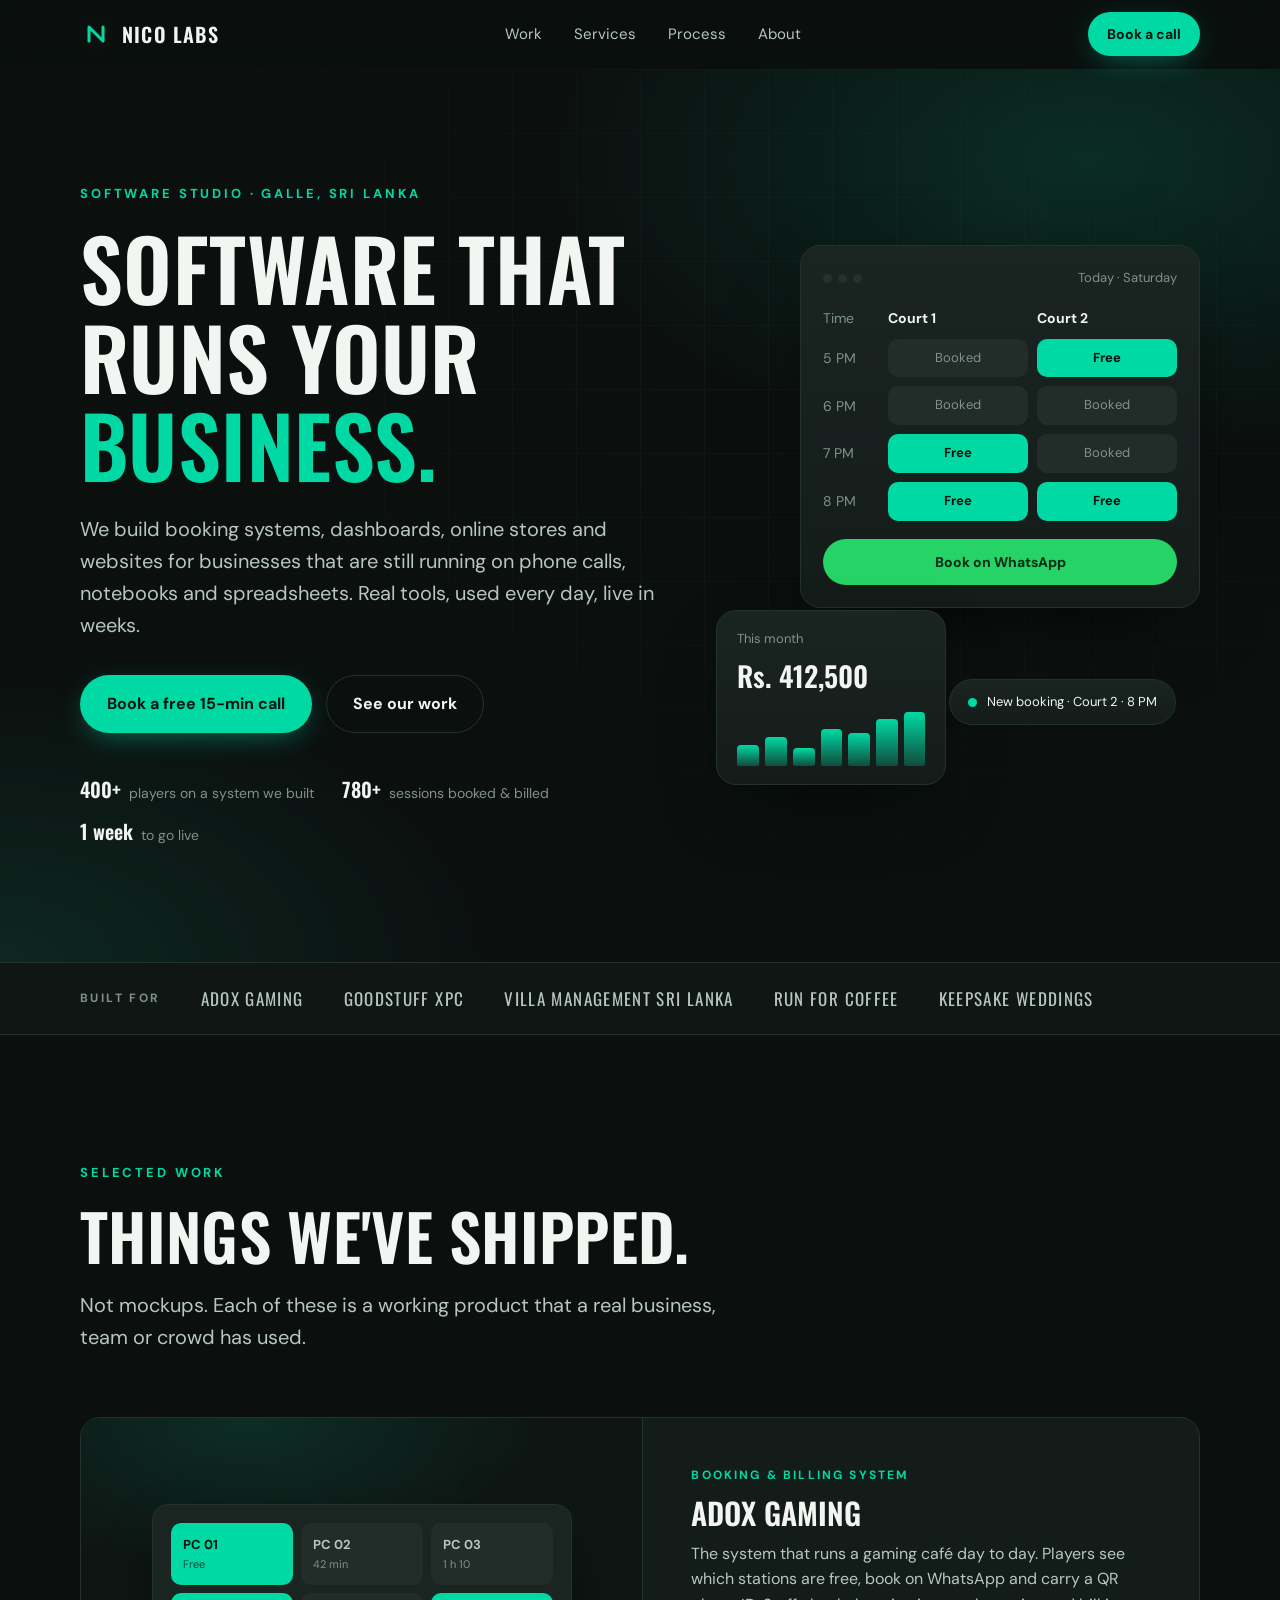
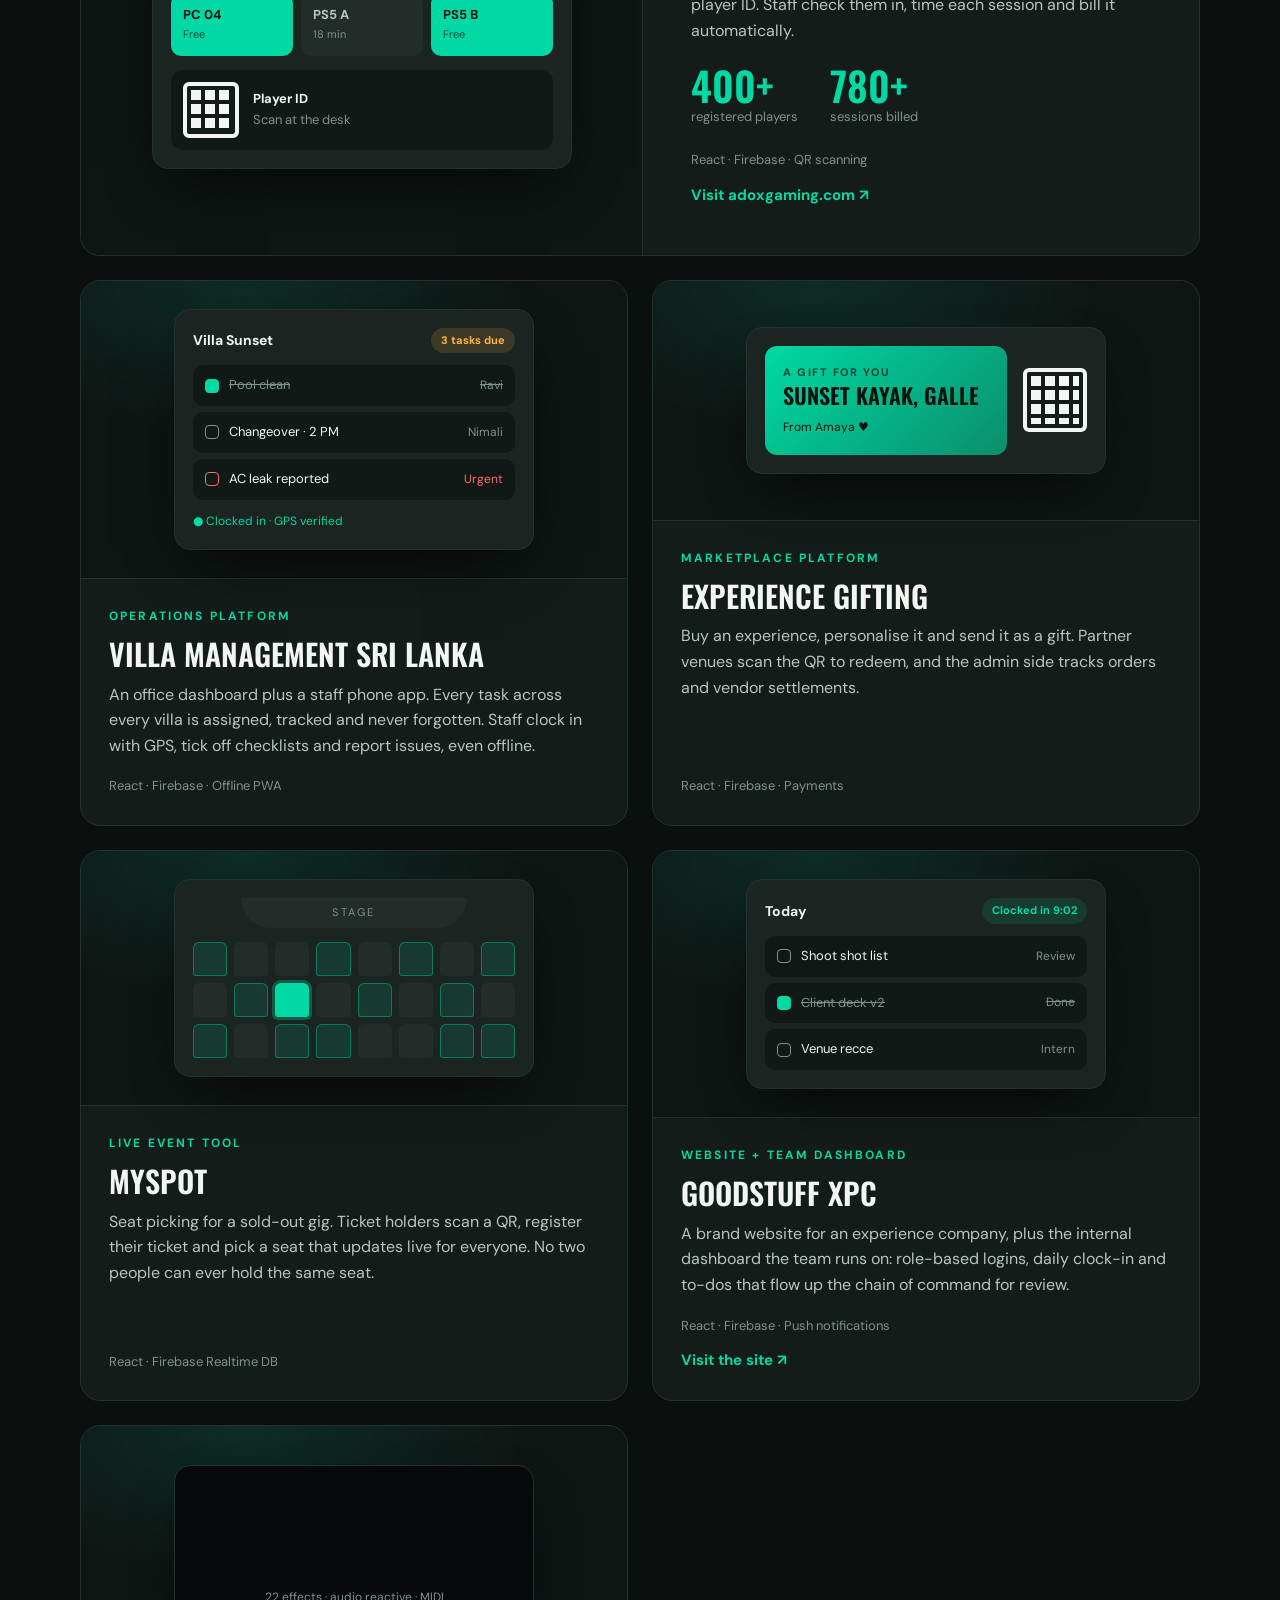
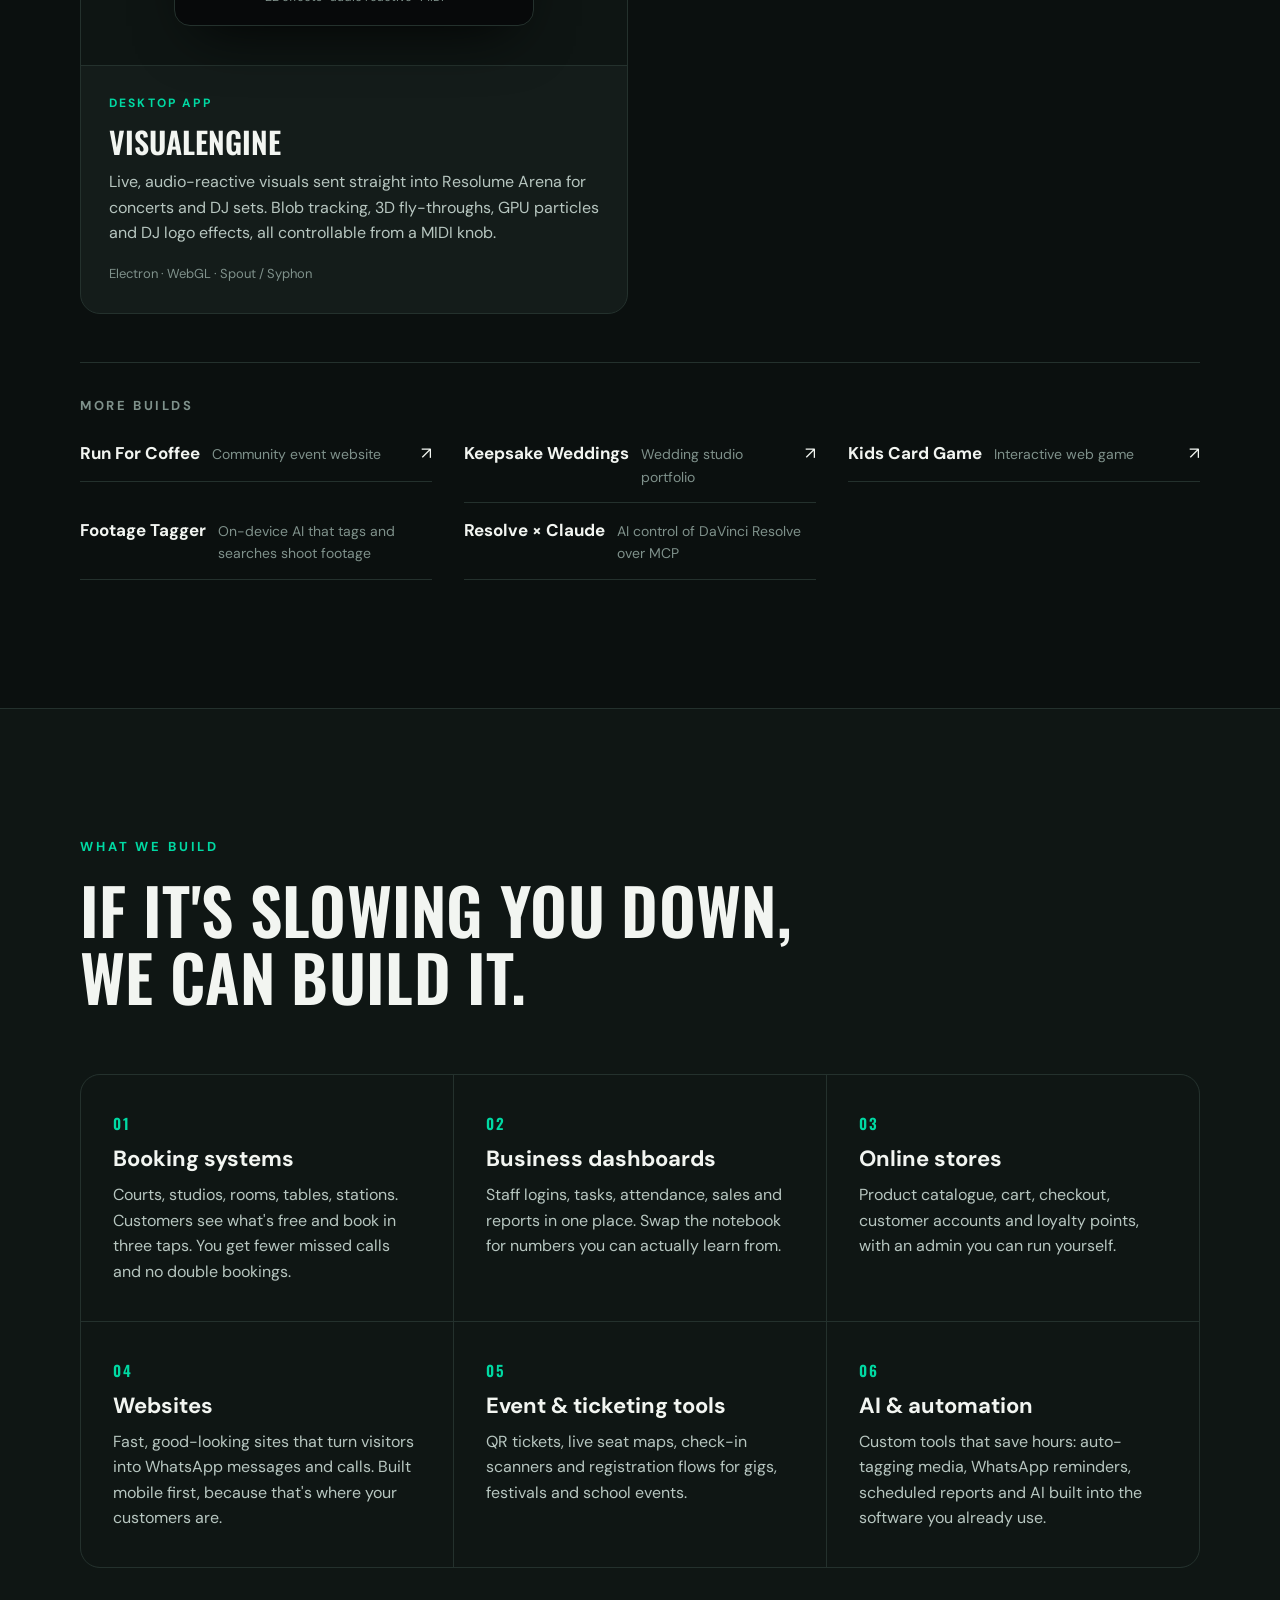
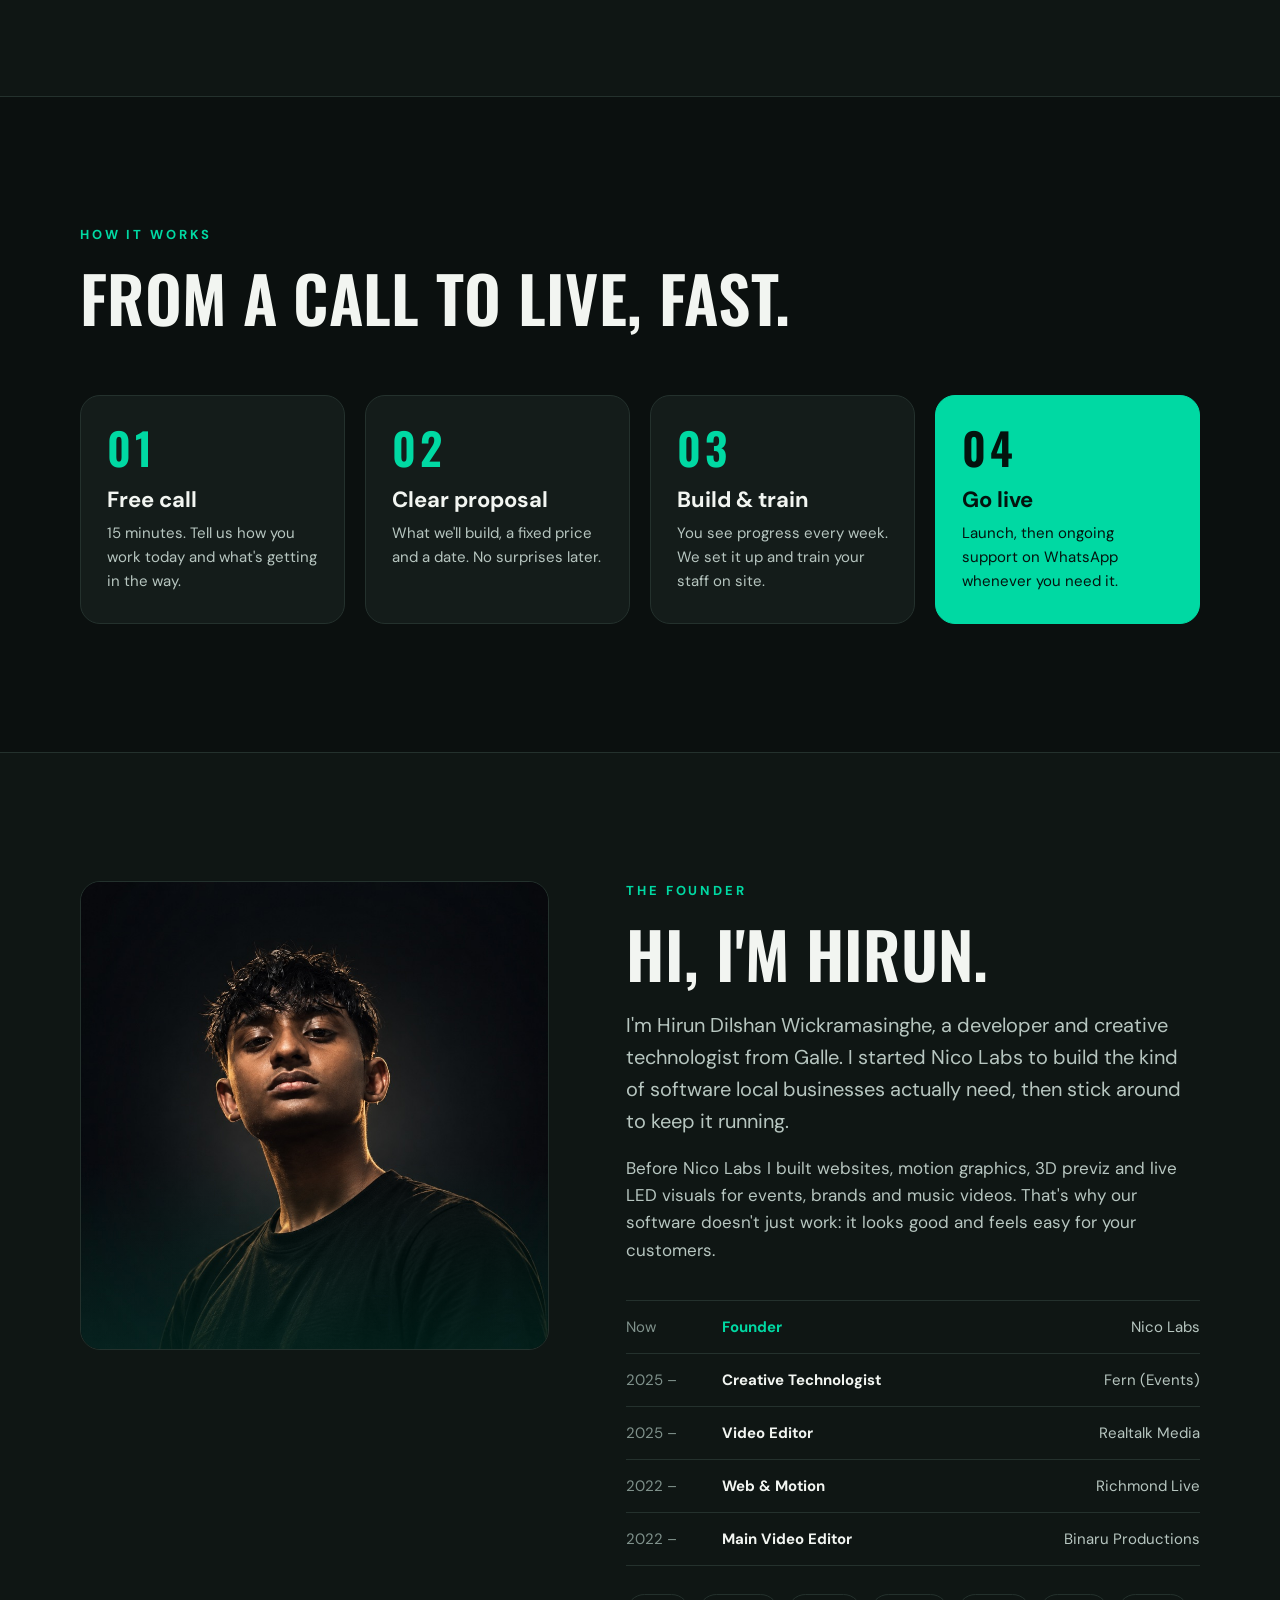
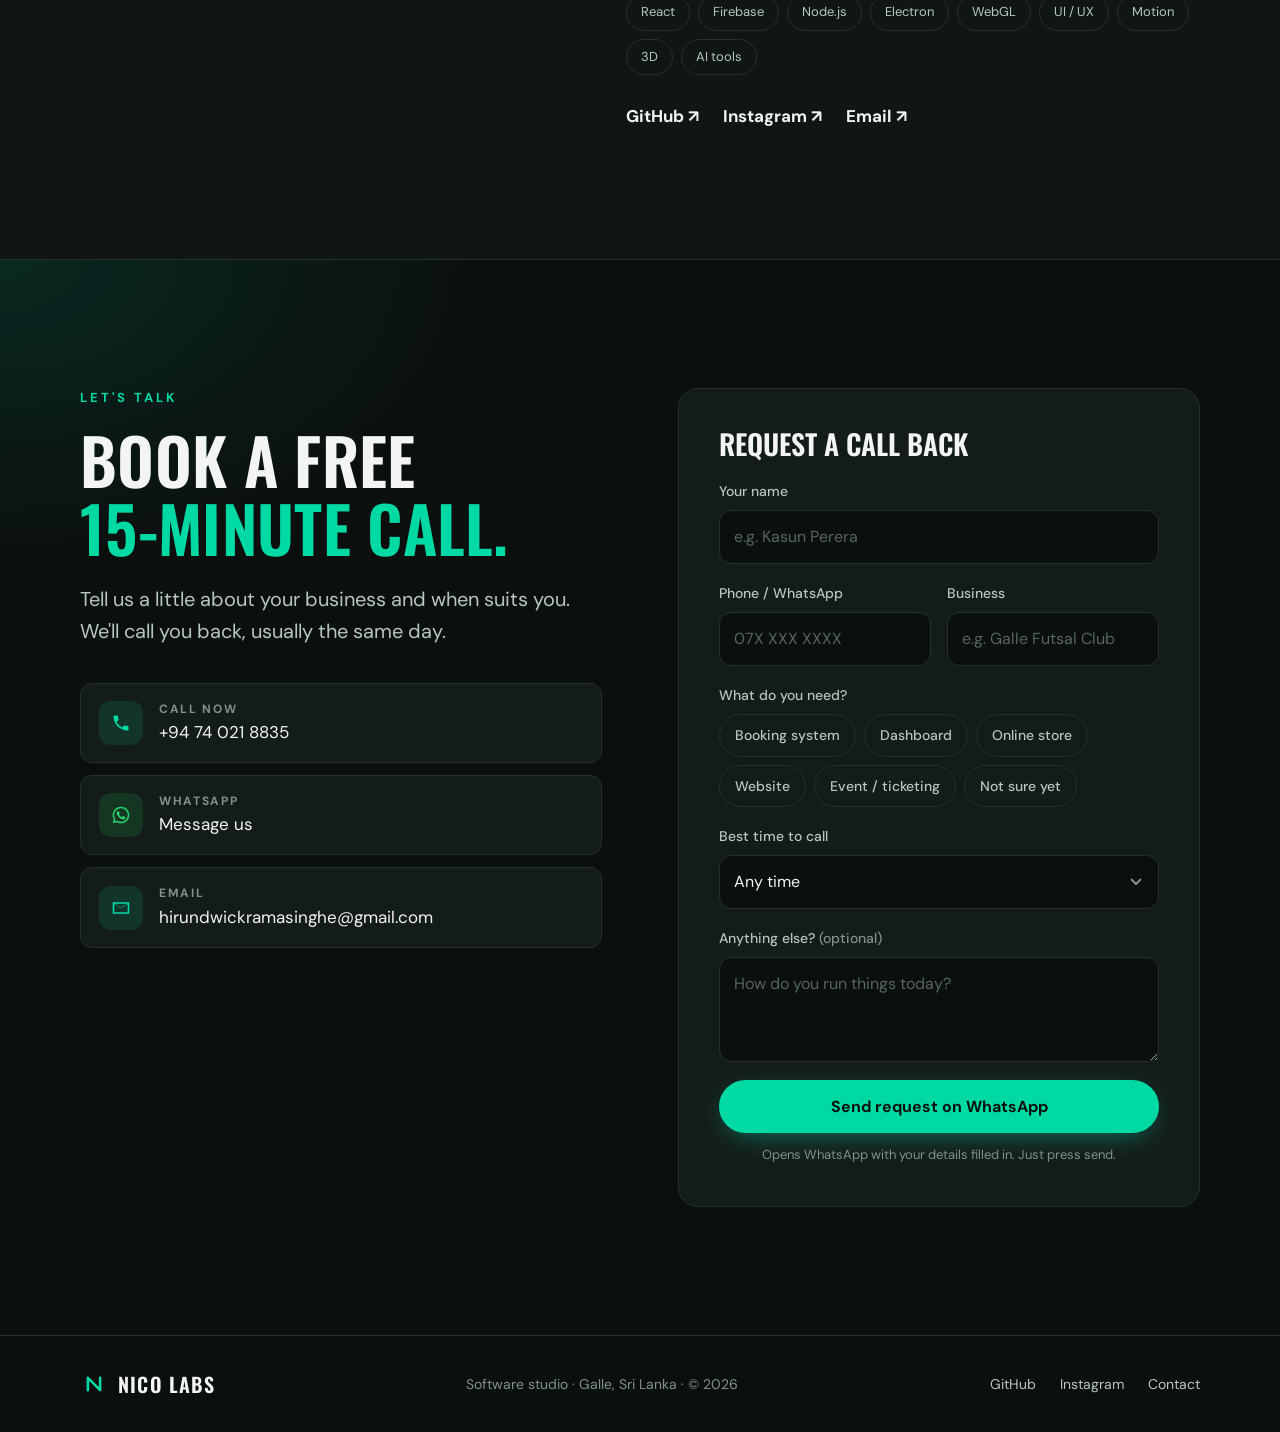
<file: index2.html>
<!DOCTYPE html>
<html lang="en" class="no-js">
<!-- Parked: first design (dark / teal). Live site is index.html -->
<head>
    <meta charset="UTF-8">
    <meta name="viewport" content="width=device-width, initial-scale=1.0">
    <title>Nico Labs | Software studio in Galle, Sri Lanka</title>
    <meta name="description" content="Nico Labs builds booking systems, dashboards, online stores and websites for businesses in Sri Lanka. Book a free call.">
    <meta name="theme-color" content="#0B100F">

    <meta property="og:title" content="Nico Labs | Software that runs your business">
    <meta property="og:description" content="Booking systems, dashboards, online stores and websites. Built in Galle, live in weeks.">
    <meta property="og:type" content="website">
    <meta property="og:url" content="https://nicolabslk.github.io/nicolabslk/">
    <meta property="og:image" content="https://nicolabslk.github.io/nicolabslk/assets/og-card.jpg">
    <meta property="og:image:width" content="1200">
    <meta property="og:image:height" content="630">
    <meta property="og:image:alt" content="Nico Labs: software that runs your business">
    <meta name="twitter:card" content="summary_large_image">

    <link rel="icon" type="image/svg+xml" href="assets/logo.svg">
    <link rel="preconnect" href="https://fonts.googleapis.com">
    <link rel="preconnect" href="https://fonts.gstatic.com" crossorigin>
    <link href="https://fonts.googleapis.com/css2?family=DM+Sans:opsz,wght@9..40,400;9..40,500;9..40,700&family=Oswald:wght@500;600;700&display=swap" rel="stylesheet">
    <link rel="stylesheet" href="styles.css">
</head>
<body>

    <header class="nav" id="top">
        <div class="wrap nav-inner">
            <a href="#top" class="brand" aria-label="Nico Labs home">
                <img src="assets/logo.svg" alt="" width="32" height="32">
                <span>Nico Labs</span>
            </a>
            <nav class="nav-links" aria-label="Main">
                <a href="#work">Work</a>
                <a href="#services">Services</a>
                <a href="#process">Process</a>
                <a href="#about">About</a>
            </nav>
            <a href="#contact" class="btn btn-sm btn-accent">Book a call</a>
        </div>
    </header>

    <main>

        <!-- HERO -->
        <section class="hero">
            <div class="wrap hero-grid">
                <div class="hero-copy">
                    <p class="eyebrow reveal">Software studio · Galle, Sri Lanka</p>
                    <h1 class="reveal">Software that runs your <span class="accent">business.</span></h1>
                    <p class="lead reveal">We build booking systems, dashboards, online stores and websites for businesses that are still running on phone calls, notebooks and spreadsheets. Real tools, used every day, live in weeks.</p>
                    <div class="hero-ctas reveal">
                        <a href="#contact" class="btn btn-accent">Book a free 15-min call</a>
                        <a href="#work" class="btn btn-ghost">See our work</a>
                    </div>
                    <ul class="hero-proof reveal">
                        <li><b>400+</b> players on a system we built</li>
                        <li><b>780+</b> sessions booked &amp; billed</li>
                        <li><b>1 week</b> to go live</li>
                    </ul>
                </div>

                <div class="hero-visual reveal" aria-hidden="true">
                    <div class="panel booking">
                        <div class="panel-head">
                            <span class="dotrow"><i></i><i></i><i></i></span>
                            <span class="muted">Today · Saturday</span>
                        </div>
                        <div class="slot-grid">
                            <span class="muted">Time</span><b>Court 1</b><b>Court 2</b>
                            <span class="muted">5 PM</span><span class="slot taken">Booked</span><span class="slot free">Free</span>
                            <span class="muted">6 PM</span><span class="slot taken">Booked</span><span class="slot taken">Booked</span>
                            <span class="muted">7 PM</span><span class="slot free">Free</span><span class="slot taken">Booked</span>
                            <span class="muted">8 PM</span><span class="slot free">Free</span><span class="slot free">Free</span>
                        </div>
                        <div class="wa-btn">Book on WhatsApp</div>
                    </div>
                    <div class="panel stat-card">
                        <span class="muted">This month</span>
                        <strong>Rs. 412,500</strong>
                        <div class="bars"><i style="--h:40%"></i><i style="--h:55%"></i><i style="--h:35%"></i><i style="--h:70%"></i><i style="--h:62%"></i><i style="--h:88%"></i><i style="--h:100%"></i></div>
                    </div>
                    <div class="panel toast">
                        <span class="ping"></span> New booking · Court 2 · 8 PM
                    </div>
                </div>
            </div>
        </section>

        <!-- TRUST STRIP -->
        <section class="strip" aria-label="Who we've built for">
            <div class="wrap strip-inner">
                <span class="muted">Built for</span>
                <span>ADOX Gaming</span>
                <span>Goodstuff XPC</span>
                <span>Villa Management Sri Lanka</span>
                <span>Run For Coffee</span>
                <span>Keepsake Weddings</span>
            </div>
        </section>

        <!-- WORK -->
        <section class="section" id="work">
            <div class="wrap">
                <div class="section-head reveal">
                    <p class="eyebrow">Selected work</p>
                    <h2>Things we've shipped.</h2>
                    <p class="lead">Not mockups. Each of these is a working product that a real business, team or crowd has used.</p>
                </div>

                <div class="work-grid">

                    <article class="case case-wide reveal">
                        <div class="case-visual">
                            <div class="mock mock-adox">
                                <div class="station-grid">
                                    <span class="st on">PC 01<small>Free</small></span>
                                    <span class="st">PC 02<small>42 min</small></span>
                                    <span class="st">PC 03<small>1 h 10</small></span>
                                    <span class="st on">PC 04<small>Free</small></span>
                                    <span class="st">PS5 A<small>18 min</small></span>
                                    <span class="st on">PS5 B<small>Free</small></span>
                                </div>
                                <div class="qr-id">
                                    <div class="qr"></div>
                                    <div><b>Player ID</b><span class="muted">Scan at the desk</span></div>
                                </div>
                            </div>
                        </div>
                        <div class="case-body">
                            <p class="tag">Booking &amp; billing system</p>
                            <h3>ADOX Gaming</h3>
                            <p>The system that runs a gaming café day to day. Players see which stations are free, book on WhatsApp and carry a QR player ID. Staff check them in, time each session and bill it automatically.</p>
                            <ul class="metrics">
                                <li><b>400+</b><span>registered players</span></li>
                                <li><b>780+</b><span>sessions billed</span></li>
                            </ul>
                            <p class="stack">React · Firebase · QR scanning</p>
                            <a class="link" href="https://www.adoxgaming.com/" target="_blank" rel="noopener">Visit adoxgaming.com ↗</a>
                        </div>
                    </article>

                    <article class="case reveal">
                        <div class="case-visual">
                            <div class="mock mock-villa">
                                <div class="row-h"><b>Villa Sunset</b><span class="pill">3 tasks due</span></div>
                                <div class="task done"><i></i>Pool clean <span class="muted">Ravi</span></div>
                                <div class="task"><i></i>Changeover · 2 PM <span class="muted">Nimali</span></div>
                                <div class="task urgent"><i></i>AC leak reported <span class="muted">Urgent</span></div>
                                <div class="clock">● Clocked in · GPS verified</div>
                            </div>
                        </div>
                        <div class="case-body">
                            <p class="tag">Operations platform</p>
                            <h3>Villa Management Sri Lanka</h3>
                            <p>An office dashboard plus a staff phone app. Every task across every villa is assigned, tracked and never forgotten. Staff clock in with GPS, tick off checklists and report issues, even offline.</p>
                            <p class="stack">React · Firebase · Offline PWA</p>
                        </div>
                    </article>

                    <article class="case reveal">
                        <div class="case-visual">
                            <div class="mock mock-gift">
                                <div class="gift-card">
                                    <span class="muted">A gift for you</span>
                                    <b>Sunset Kayak, Galle</b>
                                    <span class="from">From Amaya ♥</span>
                                </div>
                                <div class="qr small"></div>
                            </div>
                        </div>
                        <div class="case-body">
                            <p class="tag">Marketplace platform</p>
                            <h3>Experience Gifting</h3>
                            <p>Buy an experience, personalise it and send it as a gift. Partner venues scan the QR to redeem, and the admin side tracks orders and vendor settlements.</p>
                            <p class="stack">React · Firebase · Payments</p>
                        </div>
                    </article>

                    <article class="case reveal">
                        <div class="case-visual">
                            <div class="mock mock-seats">
                                <div class="stage">Stage</div>
                                <div class="seats">
                                    <i></i><i class="t"></i><i class="t"></i><i></i><i class="t"></i><i></i><i class="t"></i><i></i>
                                    <i class="t"></i><i></i><i class="me"></i><i class="t"></i><i></i><i class="t"></i><i></i><i class="t"></i>
                                    <i></i><i class="t"></i><i></i><i></i><i class="t"></i><i class="t"></i><i></i><i></i>
                                </div>
                            </div>
                        </div>
                        <div class="case-body">
                            <p class="tag">Live event tool</p>
                            <h3>MySpot</h3>
                            <p>Seat picking for a sold-out gig. Ticket holders scan a QR, register their ticket and pick a seat that updates live for everyone. No two people can ever hold the same seat.</p>
                            <p class="stack">React · Firebase Realtime DB</p>
                        </div>
                    </article>

                    <article class="case reveal">
                        <div class="case-visual">
                            <div class="mock mock-dash">
                                <div class="row-h"><b>Today</b><span class="pill ok">Clocked in 9:02</span></div>
                                <div class="task"><i></i>Shoot shot list <span class="muted">Review</span></div>
                                <div class="task done"><i></i>Client deck v2 <span class="muted">Done</span></div>
                                <div class="task"><i></i>Venue recce <span class="muted">Intern</span></div>
                            </div>
                        </div>
                        <div class="case-body">
                            <p class="tag">Website + team dashboard</p>
                            <h3>Goodstuff XPC</h3>
                            <p>A brand website for an experience company, plus the internal dashboard the team runs on: role-based logins, daily clock-in and to-dos that flow up the chain of command for review.</p>
                            <p class="stack">React · Firebase · Push notifications</p>
                            <a class="link" href="https://www.gobigonexperiences.com/" target="_blank" rel="noopener">Visit the site ↗</a>
                        </div>
                    </article>

                    <article class="case reveal">
                        <div class="case-visual">
                            <div class="mock mock-ve">
                                <div class="wave"><i></i><i></i><i></i><i></i><i></i><i></i><i></i><i></i><i></i><i></i><i></i><i></i><i></i><i></i></div>
                                <span class="muted">22 effects · audio reactive · MIDI</span>
                            </div>
                        </div>
                        <div class="case-body">
                            <p class="tag">Desktop app</p>
                            <h3>VisualEngine</h3>
                            <p>Live, audio-reactive visuals sent straight into Resolume Arena for concerts and DJ sets. Blob tracking, 3D fly-throughs, GPU particles and DJ logo effects, all controllable from a MIDI knob.</p>
                            <p class="stack">Electron · WebGL · Spout / Syphon</p>
                        </div>
                    </article>

                </div>

                <div class="more-work reveal">
                    <h3>More builds</h3>
                    <ul>
                        <li><a href="https://run4coffee.com/" target="_blank" rel="noopener"><b>Run For Coffee</b><span>Community event website</span>↗</a></li>
                        <li><a href="https://hirund.github.io/Keepsake_Weddings/" target="_blank" rel="noopener"><b>Keepsake Weddings</b><span>Wedding studio portfolio</span>↗</a></li>
                        <li><a href="https://kidscardgame.netlify.app/" target="_blank" rel="noopener"><b>Kids Card Game</b><span>Interactive web game</span>↗</a></li>
                        <li><div><b>Footage Tagger</b><span>On-device AI that tags and searches shoot footage</span></div></li>
                        <li><div><b>Resolve × Claude</b><span>AI control of DaVinci Resolve over MCP</span></div></li>
                    </ul>
                </div>
            </div>
        </section>

        <!-- SERVICES -->
        <section class="section alt" id="services">
            <div class="wrap">
                <div class="section-head reveal">
                    <p class="eyebrow">What we build</p>
                    <h2>If it's slowing you down,<br>we can build it.</h2>
                </div>
                <div class="service-grid">
                    <div class="service reveal">
                        <span class="num">01</span>
                        <h3>Booking systems</h3>
                        <p>Courts, studios, rooms, tables, stations. Customers see what's free and book in three taps. You get fewer missed calls and no double bookings.</p>
                    </div>
                    <div class="service reveal">
                        <span class="num">02</span>
                        <h3>Business dashboards</h3>
                        <p>Staff logins, tasks, attendance, sales and reports in one place. Swap the notebook for numbers you can actually learn from.</p>
                    </div>
                    <div class="service reveal">
                        <span class="num">03</span>
                        <h3>Online stores</h3>
                        <p>Product catalogue, cart, checkout, customer accounts and loyalty points, with an admin you can run yourself.</p>
                    </div>
                    <div class="service reveal">
                        <span class="num">04</span>
                        <h3>Websites</h3>
                        <p>Fast, good-looking sites that turn visitors into WhatsApp messages and calls. Built mobile first, because that's where your customers are.</p>
                    </div>
                    <div class="service reveal">
                        <span class="num">05</span>
                        <h3>Event &amp; ticketing tools</h3>
                        <p>QR tickets, live seat maps, check-in scanners and registration flows for gigs, festivals and school events.</p>
                    </div>
                    <div class="service reveal">
                        <span class="num">06</span>
                        <h3>AI &amp; automation</h3>
                        <p>Custom tools that save hours: auto-tagging media, WhatsApp reminders, scheduled reports and AI built into the software you already use.</p>
                    </div>
                </div>
            </div>
        </section>

        <!-- PROCESS -->
        <section class="section" id="process">
            <div class="wrap">
                <div class="section-head reveal">
                    <p class="eyebrow">How it works</p>
                    <h2>From a call to live, fast.</h2>
                </div>
                <ol class="steps">
                    <li class="reveal">
                        <span class="num">01</span>
                        <h3>Free call</h3>
                        <p>15 minutes. Tell us how you work today and what's getting in the way.</p>
                    </li>
                    <li class="reveal">
                        <span class="num">02</span>
                        <h3>Clear proposal</h3>
                        <p>What we'll build, a fixed price and a date. No surprises later.</p>
                    </li>
                    <li class="reveal">
                        <span class="num">03</span>
                        <h3>Build &amp; train</h3>
                        <p>You see progress every week. We set it up and train your staff on site.</p>
                    </li>
                    <li class="reveal highlight">
                        <span class="num">04</span>
                        <h3>Go live</h3>
                        <p>Launch, then ongoing support on WhatsApp whenever you need it.</p>
                    </li>
                </ol>
            </div>
        </section>

        <!-- ABOUT / FOUNDER -->
        <section class="section alt" id="about">
            <div class="wrap about-grid">
                <figure class="portrait reveal">
                    <img src="assets/hirun.jpg" alt="Portrait of Hirun Dilshan Wickramasinghe, founder of Nico Labs" width="900" height="900" loading="lazy">
                </figure>
                <div class="about-copy">
                    <p class="eyebrow reveal">The founder</p>
                    <h2 class="reveal">Hi, I'm Hirun.</h2>
                    <p class="lead reveal">I'm Hirun Dilshan Wickramasinghe, a developer and creative technologist from Galle. I started Nico Labs to build the kind of software local businesses actually need, then stick around to keep it running.</p>
                    <p class="reveal">Before Nico Labs I built websites, motion graphics, 3D previz and live LED visuals for events, brands and music videos. That's why our software doesn't just work: it looks good and feels easy for your customers.</p>

                    <div class="timeline reveal">
                        <div><span class="muted">Now</span><b>Founder</b><span>Nico Labs</span></div>
                        <div><span class="muted">2025 –</span><b>Creative Technologist</b><span>Fern (Events)</span></div>
                        <div><span class="muted">2025 –</span><b>Video Editor</b><span>Realtalk Media</span></div>
                        <div><span class="muted">2022 –</span><b>Web &amp; Motion</b><span>Richmond Live</span></div>
                        <div><span class="muted">2022 –</span><b>Main Video Editor</b><span>Binaru Productions</span></div>
                    </div>

                    <div class="skills reveal">
                        <span>React</span><span>Firebase</span><span>Node.js</span><span>Electron</span><span>WebGL</span><span>UI / UX</span><span>Motion</span><span>3D</span><span>AI tools</span>
                    </div>

                    <div class="socials reveal">
                        <a href="https://github.com/HirunD" target="_blank" rel="noopener">GitHub ↗</a>
                        <a href="https://www.instagram.com/_hirund/" target="_blank" rel="noopener">Instagram ↗</a>
                        <a href="mailto:hirundwickramasinghe@gmail.com">Email ↗</a>
                    </div>
                </div>
            </div>
        </section>

        <!-- CONTACT -->
        <section class="section contact" id="contact">
            <div class="wrap contact-grid">
                <div class="contact-copy">
                    <p class="eyebrow reveal">Let's talk</p>
                    <h2 class="reveal">Book a free<br><span class="accent">15-minute call.</span></h2>
                    <p class="lead reveal">Tell us a little about your business and when suits you. We'll call you back, usually the same day.</p>

                    <div class="direct reveal">
                        <a class="direct-item" href="tel:+94740218835">
                            <span class="ic" aria-hidden="true">
                                <svg viewBox="0 0 24 24" width="20" height="20"><path fill="currentColor" d="M6.6 10.8a15.1 15.1 0 0 0 6.6 6.6l2.2-2.2c.3-.3.7-.4 1-.2 1.1.4 2.3.6 3.6.6.6 0 1 .4 1 1V20c0 .6-.4 1-1 1A17 17 0 0 1 3 4c0-.6.4-1 1-1h3.5c.6 0 1 .4 1 1 0 1.3.2 2.5.6 3.6.1.3 0 .7-.2 1l-2.3 2.2Z"/></svg>
                            </span>
                            <span><small>Call now</small>+94 74 021 8835</span>
                        </a>
                        <a class="direct-item" href="https://wa.me/94768088170?text=Hi%20Nico%20Labs!%20I'd%20like%20to%20book%20a%20call." target="_blank" rel="noopener">
                            <span class="ic wa" aria-hidden="true">
                                <svg viewBox="0 0 24 24" width="20" height="20"><path fill="currentColor" d="M12 2a10 10 0 0 0-8.6 15.1L2 22l5-1.3A10 10 0 1 0 12 2Zm0 18.2c-1.5 0-3-.4-4.3-1.2l-.3-.2-3 .8.8-2.9-.2-.3A8.2 8.2 0 1 1 12 20.2Zm4.5-6.1c-.2-.1-1.5-.7-1.7-.8-.2-.1-.4-.1-.6.1l-.8 1c-.1.2-.3.2-.5.1a6.7 6.7 0 0 1-3.3-2.9c-.3-.4.2-.4.7-1.4.1-.2 0-.3 0-.5l-.8-1.8c-.2-.5-.4-.4-.6-.4h-.5c-.2 0-.5.1-.7.3-.2.3-.9.9-.9 2.2s.9 2.5 1 2.7c.1.2 1.8 2.8 4.4 3.9 1.6.7 2.3.8 3.1.6.5-.1 1.5-.6 1.7-1.2.2-.6.2-1.1.2-1.2-.1-.1-.3-.2-.5-.3Z"/></svg>
                            </span>
                            <span><small>WhatsApp</small>Message us</span>
                        </a>
                        <a class="direct-item" href="mailto:hirundwickramasinghe@gmail.com?subject=Nico%20Labs%20-%20Call%20request">
                            <span class="ic" aria-hidden="true">
                                <svg viewBox="0 0 24 24" width="20" height="20"><path fill="currentColor" d="M3 5h18c.6 0 1 .4 1 1v12c0 .6-.4 1-1 1H3a1 1 0 0 1-1-1V6c0-.6.4-1 1-1Zm9 7.2L4 7.3V17h16V7.3l-8 4.9ZM4.5 7l7.5 4.6L19.5 7h-15Z"/></svg>
                            </span>
                            <span><small>Email</small>hirundwickramasinghe@gmail.com</span>
                        </a>
                    </div>
                </div>

                <form class="call-form reveal" id="callForm" novalidate>
                    <h3>Request a call back</h3>
                    <div class="field">
                        <label for="f-name">Your name</label>
                        <input id="f-name" name="name" type="text" autocomplete="name" required placeholder="e.g. Kasun Perera">
                    </div>
                    <div class="field-row">
                        <div class="field">
                            <label for="f-phone">Phone / WhatsApp</label>
                            <input id="f-phone" name="phone" type="tel" autocomplete="tel" inputmode="tel" required placeholder="07X XXX XXXX">
                        </div>
                        <div class="field">
                            <label for="f-biz">Business</label>
                            <input id="f-biz" name="business" type="text" autocomplete="organization" placeholder="e.g. Galle Futsal Club">
                        </div>
                    </div>
                    <fieldset class="field">
                        <legend>What do you need?</legend>
                        <div class="chips">
                            <label><input type="checkbox" name="need" value="Booking system"><span>Booking system</span></label>
                            <label><input type="checkbox" name="need" value="Dashboard"><span>Dashboard</span></label>
                            <label><input type="checkbox" name="need" value="Online store"><span>Online store</span></label>
                            <label><input type="checkbox" name="need" value="Website"><span>Website</span></label>
                            <label><input type="checkbox" name="need" value="Event / ticketing"><span>Event / ticketing</span></label>
                            <label><input type="checkbox" name="need" value="Not sure yet"><span>Not sure yet</span></label>
                        </div>
                    </fieldset>
                    <div class="field">
                        <label for="f-time">Best time to call</label>
                        <select id="f-time" name="time">
                            <option>Any time</option>
                            <option>Morning (9 AM – 12 PM)</option>
                            <option>Afternoon (12 – 5 PM)</option>
                            <option>Evening (5 – 8 PM)</option>
                        </select>
                    </div>
                    <div class="field">
                        <label for="f-msg">Anything else? <span class="muted">(optional)</span></label>
                        <textarea id="f-msg" name="message" rows="3" placeholder="How do you run things today?"></textarea>
                    </div>
                    <p class="form-error" id="formError" role="alert"></p>
                    <button type="submit" class="btn btn-accent btn-block">Send request on WhatsApp</button>
                    <p class="form-note muted">Opens WhatsApp with your details filled in. Just press send.</p>
                </form>
            </div>
        </section>

    </main>

    <footer class="footer">
        <div class="wrap footer-inner">
            <a href="#top" class="brand">
                <img src="assets/logo.svg" alt="" width="28" height="28">
                <span>Nico Labs</span>
            </a>
            <p class="muted">Software studio · Galle, Sri Lanka · © <span id="year">2026</span></p>
            <div class="footer-links">
                <a href="https://github.com/HirunD" target="_blank" rel="noopener">GitHub</a>
                <a href="https://www.instagram.com/_hirund/" target="_blank" rel="noopener">Instagram</a>
                <a href="#contact">Contact</a>
            </div>
        </div>
    </footer>

    <a class="fab" href="#contact" aria-label="Book a call">
        <svg viewBox="0 0 24 24" width="22" height="22" aria-hidden="true"><path fill="currentColor" d="M6.6 10.8a15.1 15.1 0 0 0 6.6 6.6l2.2-2.2c.3-.3.7-.4 1-.2 1.1.4 2.3.6 3.6.6.6 0 1 .4 1 1V20c0 .6-.4 1-1 1A17 17 0 0 1 3 4c0-.6.4-1 1-1h3.5c.6 0 1 .4 1 1 0 1.3.2 2.5.6 3.6.1.3 0 .7-.2 1l-2.3 2.2Z"/></svg>
        <span>Book a call</span>
    </a>

    <script src="main.js"></script>
</body>
</html>
</file>
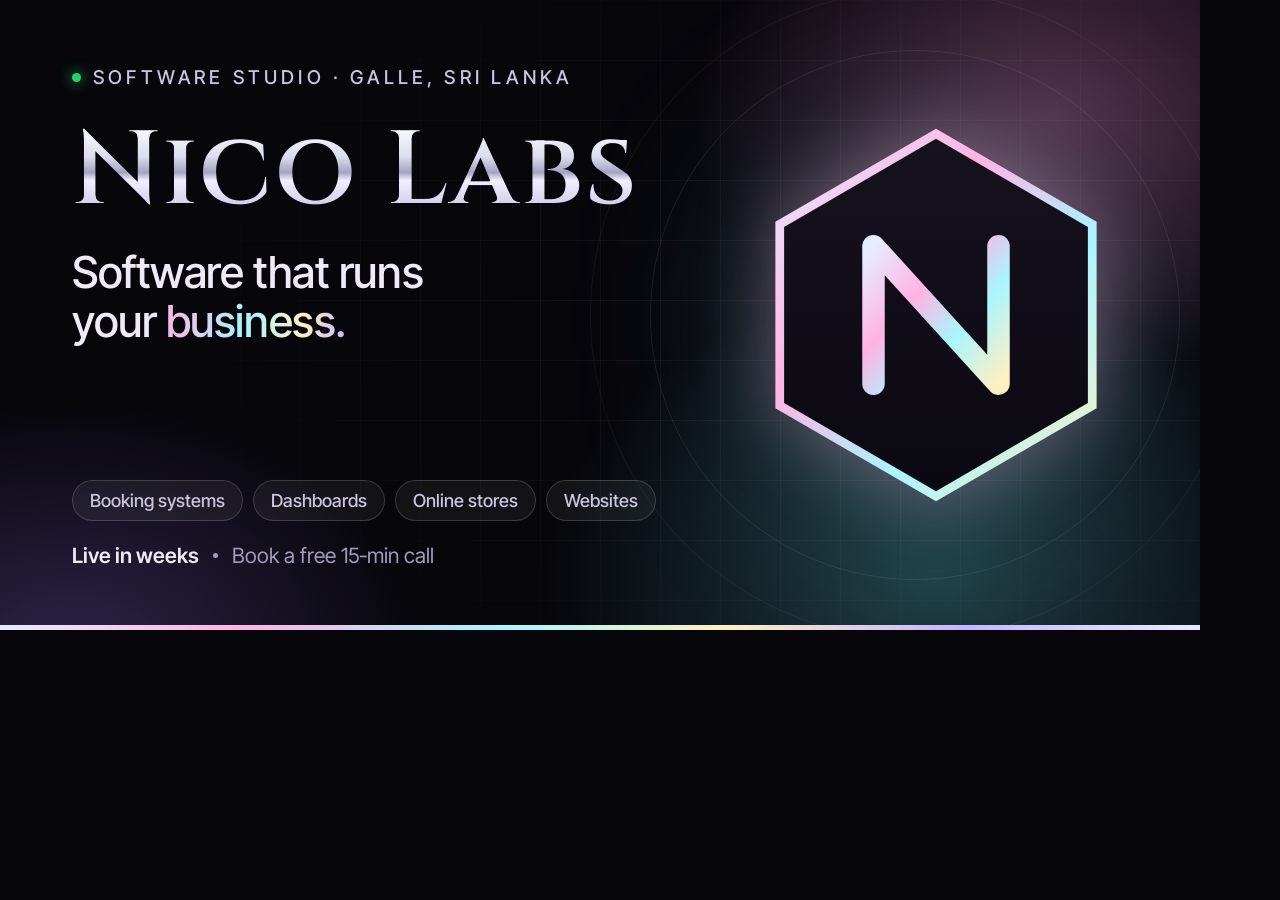
<file: assets/og-card.html>
<!DOCTYPE html>
<html><head><meta charset="UTF-8">
<link href="https://fonts.googleapis.com/css2?family=Cinzel:wght@500;600&family=Inter+Tight:wght@400;500;600&display=swap" rel="stylesheet">
<style>
*{margin:0;padding:0;box-sizing:border-box}
html,body{width:1200px;height:630px;overflow:hidden;background:#07060B}
.card{position:relative;width:1200px;height:630px;overflow:hidden;font-family:'Inter Tight',sans-serif;color:#EEEAF6;
  background:
    radial-gradient(520px 380px at 88% 18%, rgba(255,138,212,.30), transparent 70%),
    radial-gradient(560px 420px at 78% 92%, rgba(106,240,255,.24), transparent 70%),
    radial-gradient(500px 360px at 6% 104%, rgba(155,123,255,.26), transparent 70%),
    #07060B;}
.grid{position:absolute;inset:0;background-image:
  linear-gradient(rgba(255,255,255,.045) 1px,transparent 1px),
  linear-gradient(90deg,rgba(255,255,255,.045) 1px,transparent 1px);
  background-size:60px 60px;
  -webkit-mask-image:radial-gradient(900px 520px at 70% 50%,#000 30%,transparent 80%);}
.mark{position:absolute;right:64px;top:50%;transform:translateY(-50%);width:400px;height:400px;
  filter:drop-shadow(0 0 40px rgba(255,179,227,.35)) drop-shadow(0 0 90px rgba(106,240,255,.25));}
.ring{position:absolute;right:20px;top:50%;transform:translateY(-50%);width:530px;height:530px;border-radius:50%;
  border:1px solid rgba(255,255,255,.08);}
.ring.r2{right:-40px;width:650px;height:650px;border-color:rgba(255,255,255,.05)}
.content{position:absolute;left:72px;top:66px;bottom:62px;width:640px;display:flex;flex-direction:column}
.kicker{display:inline-flex;align-items:center;gap:12px;font-size:19px;letter-spacing:.22em;text-transform:uppercase;color:#CBC5DD;font-weight:500}
.kicker i{width:9px;height:9px;border-radius:50%;background:#25D366;box-shadow:0 0 14px #25D366}
.word{margin-top:34px;font-family:'Cinzel',serif;font-weight:600;font-size:104px;line-height:.95;letter-spacing:.02em;
  background:linear-gradient(180deg,#FFFFFF 0%,#DCDDEE 34%,#A6A2C2 50%,#F1EFFF 58%,#BDB9D9 100%);
  -webkit-background-clip:text;background-clip:text;color:transparent;white-space:nowrap}
.tag{margin-top:26px;font-size:44px;line-height:1.12;font-weight:500;letter-spacing:-.01em;color:#EEEAF6}
.tag span{background:linear-gradient(100deg,#FFB3E3 0%,#A9F5FF 45%,#FFF0C2 75%,#C6B5FF 100%);
  -webkit-background-clip:text;background-clip:text;color:transparent}
.chips{margin-top:auto;display:flex;gap:10px;flex-wrap:wrap}
.chip{padding:9px 17px;border-radius:999px;border:1px solid rgba(255,255,255,.16);background:rgba(255,255,255,.05);
  font-size:18px;color:#CBC5DD;font-weight:500}
.foot{margin-top:22px;display:flex;align-items:center;gap:14px;font-size:21px;color:#A29CB8}
.foot b{color:#EEEAF6;font-weight:600}
.dot{width:5px;height:5px;border-radius:50%;background:#A29CB8}
.edge{position:absolute;left:0;right:0;bottom:0;height:5px;background:linear-gradient(100deg,#E6ECFF 0%,#FFB3E3 20%,#A9F5FF 42%,#FFF0C2 60%,#C6B5FF 80%,#E6ECFF 100%)}
</style></head>
<body><div class="card">
  <div class="grid"></div>
  <div class="ring r2"></div><div class="ring"></div>
  <svg class="mark" viewBox="0 0 64 64"><defs><linearGradient id="g" x1="0" y1="0" x2="1" y2="1"><stop offset="0" stop-color="#E6ECFF"/><stop offset=".35" stop-color="#FFB3E3"/><stop offset=".65" stop-color="#A9F5FF"/><stop offset="1" stop-color="#FFF0C2"/></linearGradient>
  <linearGradient id="f" x1="0" y1="0" x2="0" y2="1"><stop offset="0" stop-color="#16121F"/><stop offset="1" stop-color="#0A0810"/></linearGradient></defs>
  <path d="M32 3l25 14.5v29L32 61 7 46.5v-29z" fill="url(#f)" stroke="url(#g)" stroke-width="1.4"/>
  <path d="M22 43V21l20 22V21" fill="none" stroke="url(#g)" stroke-width="3.6" stroke-linecap="round" stroke-linejoin="round"/></svg>
  <div class="content">
    <div class="kicker"><i></i>Software studio · Galle, Sri Lanka</div>
    <div class="word">Nico Labs</div>
    <div class="tag">Software that runs<br>your <span>business.</span></div>
    <div class="chips"><span class="chip">Booking systems</span><span class="chip">Dashboards</span><span class="chip">Online stores</span><span class="chip">Websites</span></div>
    <div class="foot"><b>Live in weeks</b><span class="dot"></span>Book a free 15‑min call</div>
  </div>
  <div class="edge"></div>
</div></body></html>
</file>
<file: site.css>
:root {
    --bg: #07060B;
    --bg-2: #0D0B14;
    --glass: rgba(255, 255, 255, 0.035);
    --glass-2: rgba(255, 255, 255, 0.06);
    --line: rgba(255, 255, 255, 0.09);
    --line-2: rgba(255, 255, 255, 0.16);
    --text: #EEEAF6;
    --text-2: #CBC5DD;
    --muted: #A29CB8;

    --cyan: #6AF0FF;
    --pink: #FF8AD4;
    --gold: #F3CB7A;
    --violet: #9B7BFF;
    --wa: #25D366;

    --iri: linear-gradient(100deg, #E6ECFF 0%, #FFB3E3 20%, #A9F5FF 42%, #FFF0C2 60%, #C6B5FF 80%, #E6ECFF 100%);
    --chrome: linear-gradient(180deg, #FFFFFF 0%, #DCDDEE 34%, #A6A2C2 50%, #F1EFFF 58%, #BDB9D9 100%);

    --display: 'Cinzel', 'Trajan Pro', Georgia, serif;
    --sans: 'Inter Tight', system-ui, -apple-system, 'Segoe UI', sans-serif;

    --wrap: 1280px;
    --gutter: clamp(16px, 4vw, 48px);
    --r: 20px;
}

*, *::before, *::after { box-sizing: border-box; }
html { scroll-behavior: smooth; scroll-padding-top: 90px; }
body {
    margin: 0;
    background: var(--bg);
    color: var(--text);
    font-family: var(--sans);
    font-size: 17px;
    line-height: 1.55;
    -webkit-font-smoothing: antialiased;
    overflow-x: hidden;
}
img { max-width: 100%; display: block; }
a { color: inherit; text-decoration: none; }
h1, h2, h3, p, figure { margin: 0; }
ul, ol { margin: 0; padding: 0; list-style: none; }
::selection { background: var(--pink); color: var(--bg); }
:focus-visible { outline: 2px solid var(--cyan); outline-offset: 3px; }

.wrap { position: relative; width: 100%; max-width: var(--wrap); margin: 0 auto; padding: 0 var(--gutter); }

/* Iridescent chrome text */
.chrome {
    background-image: var(--iri), var(--chrome);
    background-size: 220% 100%, 100% 100%;
    background-blend-mode: multiply;
    -webkit-background-clip: text;
    background-clip: text;
    color: transparent;
    -webkit-text-fill-color: transparent;
    animation: shimmer 9s ease-in-out infinite alternate;
}
@keyframes shimmer { from { background-position: 0% 0, 0 0; } to { background-position: 100% 0, 0 0; } }

.micro { font-size: 12px; font-weight: 500; letter-spacing: .24em; text-transform: uppercase; color: var(--text-2); }

h2 {
    font-family: var(--sans);
    font-weight: 400;
    font-size: clamp(38px, 5.6vw, 80px);
    line-height: 1;
    letter-spacing: -0.03em;
    text-transform: uppercase;
    text-wrap: balance;
}
h2 .chrome { font-family: var(--display); font-weight: 500; letter-spacing: 0; }
h3 { font-weight: 500; letter-spacing: -0.01em; line-height: 1.15; }
.section-lead { font-size: clamp(17px, 1.5vw, 20px); color: var(--text-2); max-width: 46ch; }

/* Background layers */
.grid-lines { position: fixed; inset: 0; display: flex; justify-content: space-between; padding: 0 var(--gutter); pointer-events: none; z-index: 0; max-width: var(--wrap); margin: 0 auto; }
.grid-lines i { width: 1px; background: linear-gradient(180deg, transparent, var(--line) 15%, var(--line) 85%, transparent); }
#dust { position: fixed; inset: 0; width: 100%; height: 100%; pointer-events: none; z-index: 1; }
main, .footer { position: relative; z-index: 2; }

/* Buttons */
.btn {
    display: inline-flex; align-items: center; justify-content: center; gap: 10px;
    padding: 16px 28px; border: 0; border-radius: 4px; cursor: pointer;
    font: 500 15px/1 var(--sans); letter-spacing: .02em;
    transition: transform .25s ease, box-shadow .25s ease, filter .25s ease;
}
.btn-chrome {
    color: #120F1C;
    background: var(--iri);
    background-size: 200% 100%;
    box-shadow: 0 0 0 1px rgba(255, 255, 255, .5) inset, 0 10px 40px -10px rgba(255, 138, 212, .55);
    animation: shimmer 6s ease-in-out infinite alternate;
}
.btn-chrome:hover { transform: translateY(-2px); box-shadow: 0 0 0 1px rgba(255, 255, 255, .7) inset, 0 16px 50px -10px rgba(106, 240, 255, .6); }
.btn-block { width: 100%; }
.btn-play { display: inline-flex; align-items: center; gap: 10px; font-size: 15px; color: var(--text); }
.btn-play span { width: 34px; height: 34px; border-radius: 50%; border: 1px solid var(--line-2); display: grid; place-items: center; font-size: 11px; transition: border-color .2s ease, background .2s ease; }
.btn-play:hover span { border-color: var(--cyan); background: rgba(106, 240, 255, .1); }

.chip { display: inline-block; font-size: 13px; padding: 7px 15px; border-radius: 999px; border: 1px solid var(--line-2); color: var(--text-2); }
.chips-row { display: flex; flex-wrap: wrap; gap: 8px; }

/* Nav */
.nav { position: fixed; top: 0; left: 0; right: 0; z-index: 50; padding: 16px var(--gutter); }
.nav-inner { max-width: calc(var(--wrap) - 2 * var(--gutter)); margin: 0 auto; display: flex; justify-content: space-between; align-items: center; gap: 12px; }
.pill {
    display: flex; align-items: center; gap: 4px; padding: 5px;
    border-radius: 999px;
    background: rgba(20, 17, 30, .55);
    border: 1px solid var(--line-2);
    backdrop-filter: blur(16px) saturate(1.3);
    -webkit-backdrop-filter: blur(16px) saturate(1.3);
}
.brand { display: inline-flex; align-items: center; gap: 10px; padding: 4px 16px 4px 6px; font-family: var(--display); font-weight: 600; font-size: 15px; letter-spacing: .14em; text-transform: uppercase; }
.nav-links { display: flex; }
.nav-links a { padding: 9px 16px; border-radius: 999px; font-size: 14px; color: var(--text-2); transition: background .2s ease, color .2s ease; }
.nav-links a:hover { background: var(--glass-2); color: var(--text); }
.pill-cta { padding-left: 20px; font-size: 14px; font-weight: 500; gap: 12px; transition: border-color .2s ease; }
.pill-cta i { width: 36px; height: 36px; border-radius: 50%; display: grid; place-items: center; background: var(--iri); color: #120F1C; }
.pill-cta:hover { border-color: var(--pink); }

/* Hero */
.hero {
    position: relative;
    min-height: clamp(760px, 100svh, 980px);
    padding: 120px var(--gutter) 40px;
    display: flex; flex-direction: column; align-items: center;
    overflow: hidden;
    background:
        radial-gradient(60% 50% at 50% 42%, rgba(155, 123, 255, .16), transparent 70%),
        radial-gradient(40% 35% at 30% 70%, rgba(255, 138, 212, .08), transparent 70%),
        radial-gradient(40% 35% at 72% 65%, rgba(106, 240, 255, .07), transparent 70%);
}
.hero-kicker { position: relative; z-index: 4; font-size: 12px; letter-spacing: .3em; text-transform: uppercase; color: var(--text-2); margin-top: 16px; }
.hero-title { position: relative; display: flex; flex-direction: column; align-items: center; text-align: center; margin-top: 12px; pointer-events: none; }
.wordmark {
    font-family: var(--display);
    font-weight: 500;
    font-size: clamp(52px, 10.6vw, 172px);
    letter-spacing: .1em;
    line-height: 1.05;
    text-transform: uppercase;
    margin-right: -.1em;
    position: relative;
    z-index: 3;
    filter: drop-shadow(0 6px 30px rgba(198, 181, 255, .25));
}
.ghost {
    position: relative; z-index: 1;
    font-family: var(--sans);
    font-weight: 300;
    font-size: clamp(26px, 5.2vw, 86px);
    line-height: 1;
    letter-spacing: -0.04em;
    color: rgba(238, 234, 246, .66);
    margin-top: 2px;
}

.orb-wrap { position: absolute; z-index: 2; left: 50%; top: clamp(220px, 33vh, 300px); width: min(620px, 96vw); aspect-ratio: 1; transform: translateX(-50%); pointer-events: none; }
.orb-halo { position: absolute; inset: 12%; border-radius: 50%; background: radial-gradient(circle, rgba(255, 179, 227, .35), rgba(106, 240, 255, .18) 45%, transparent 70%); filter: blur(40px); animation: breathe 6s ease-in-out infinite; }
@keyframes spin { to { transform: rotate(360deg); } }
@keyframes breathe { 50% { transform: scale(1.08); opacity: .8; } }
#orb { position: relative; width: 100%; height: 100%; overflow: visible; }

.hero-foot {
    position: relative; z-index: 4;
    margin-top: auto;
    width: 100%; max-width: calc(var(--wrap) - 2 * var(--gutter));
    display: flex; justify-content: space-between; align-items: flex-end; gap: 32px;
    padding-top: 24px;
    border-top: 1px solid var(--line);
}
.hero-left { display: flex; flex-direction: column; gap: 18px; max-width: 400px; }
.hero-lead { font-size: 16px; color: var(--text-2); }
.hero-ctas { display: flex; align-items: center; flex-wrap: wrap; gap: 22px; margin-top: 4px; }
.hero-stats { display: flex; gap: 12px; }
.stat-box {
    width: 168px; height: 150px; padding: 16px;
    display: flex; flex-direction: column; justify-content: space-between;
    background: rgba(13, 11, 20, .6);
    border: 1px solid var(--line-2);
    backdrop-filter: blur(10px); -webkit-backdrop-filter: blur(10px);
}
.stat-box b { align-self: flex-end; font-family: var(--sans); font-weight: 300; font-size: 40px; line-height: 1; letter-spacing: -0.03em; }
.stat-box span { font-size: 13px; color: var(--text-2); line-height: 1.3; }

/* Partners */
.partners { padding: 56px var(--gutter) 40px; text-align: center; }
.partner-row { display: flex; flex-wrap: wrap; justify-content: center; gap: 14px 44px; margin-top: 22px; font-family: var(--display); font-size: 17px; letter-spacing: .1em; color: var(--text-2); text-transform: uppercase; }
.partner-row span { opacity: .9; transition: opacity .2s ease; }
.partner-row span:hover { opacity: 1; }

/* Statement */
.statement { padding: clamp(80px, 12vw, 180px) var(--gutter); display: flex; justify-content: center; }
.statement-text {
    max-width: 1100px; text-align: center;
    font-size: clamp(28px, 4.2vw, 60px); line-height: 1.05; letter-spacing: -0.035em; font-weight: 500; text-transform: uppercase;
}
.statement-text .w { color: rgba(238, 234, 246, .22); transition: color .4s ease; }
.statement-text .w.lit { color: var(--text); }
.no-js .statement-text { color: var(--text); }

/* Sections */
.section { position: relative; padding: clamp(80px, 10vw, 150px) 0; }
.section-head { display: grid; gap: 22px; margin-bottom: clamp(48px, 6vw, 88px); max-width: 960px; }

/* Work */
.cases { display: flex; flex-direction: column; gap: 24px; }
.case {
    --glow: var(--cyan);
    position: relative;
    display: grid; grid-template-columns: 5fr 6fr; gap: clamp(24px, 4vw, 64px); align-items: center;
    padding: clamp(24px, 3.5vw, 48px);
    background: linear-gradient(180deg, rgba(255, 255, 255, .04), rgba(255, 255, 255, .015));
    border: 1px solid var(--line);
    border-radius: var(--r);
    overflow: hidden;
    transition: border-color .4s ease;
}
.case::before { content: ""; position: absolute; right: -10%; top: -30%; width: 60%; height: 160%; background: radial-gradient(closest-side, color-mix(in srgb, var(--glow) 22%, transparent), transparent); pointer-events: none; opacity: .7; transition: opacity .4s ease; }
.case:hover { border-color: color-mix(in srgb, var(--glow) 45%, transparent); }
.case:hover::before { opacity: 1; }
.case-info { position: relative; display: flex; flex-direction: column; gap: 14px; }
.case-num { font-family: var(--display); font-size: 14px; color: var(--muted); letter-spacing: .2em; }
.tag { font-size: 12px; font-weight: 500; letter-spacing: .2em; text-transform: uppercase; color: color-mix(in srgb, var(--glow) 75%, #fff); }
.case h3 { font-family: var(--display); font-weight: 500; font-size: clamp(30px, 3.4vw, 46px); line-height: 1.05; letter-spacing: .02em; }
.desc { color: var(--text-2); max-width: 48ch; }
.stack { font-size: 13px; color: var(--muted); letter-spacing: .04em; }
.link { align-self: flex-start; font-size: 15px; font-weight: 500; padding-bottom: 3px; border-bottom: 1px solid var(--line-2); transition: border-color .2s ease, color .2s ease; }
.link:hover { color: var(--glow); border-color: var(--glow); }
.metrics { display: flex; gap: 36px; padding: 4px 0; }
.metrics li { display: flex; flex-direction: column; }
.metrics b { font-weight: 300; font-size: 46px; line-height: 1; letter-spacing: -0.03em; }
.metrics span { font-size: 13px; color: var(--muted); }

.case-visual { position: relative; min-height: 320px; display: grid; place-items: center; padding: 24px; border-radius: 14px; background: radial-gradient(70% 70% at 50% 50%, color-mix(in srgb, var(--glow) 12%, transparent), rgba(0, 0, 0, .25)); border: 1px solid var(--line); }

/* Mockups */
.mock {
    width: 100%; max-width: 400px; padding: 18px; font-size: 13px;
    border-radius: 14px;
    background: rgba(18, 15, 28, .85);
    border: 1px solid var(--line-2);
    box-shadow: 0 30px 70px -30px rgba(0, 0, 0, .9), 0 0 60px -20px color-mix(in srgb, var(--glow) 40%, transparent);
    transition: transform .6s cubic-bezier(.2, .7, .2, 1);
}
.case:hover .mock { transform: translateY(-6px) rotate(-.5deg); }
.mock-head { display: flex; justify-content: space-between; align-items: center; margin-bottom: 12px; font-size: 14px; }
.live { display: inline-block; width: 7px; height: 7px; border-radius: 50%; background: var(--cyan); box-shadow: 0 0 0 0 rgba(106, 240, 255, .6); animation: ping 2s infinite; flex: none; }
@keyframes ping { 70% { box-shadow: 0 0 0 8px rgba(106, 240, 255, 0); } 100% { box-shadow: 0 0 0 0 rgba(106, 240, 255, 0); } }
.live-tag { display: inline-flex; align-items: center; gap: 8px; font-size: 12px; color: var(--cyan); }
.pill-tag { font-size: 11px; padding: 4px 10px; border-radius: 999px; font-weight: 500; }
.pill-tag.warn { background: rgba(243, 203, 122, .14); color: var(--gold); }
.pill-tag.ok { background: rgba(106, 240, 255, .12); color: var(--cyan); }

.station-grid { display: grid; grid-template-columns: repeat(3, 1fr); gap: 8px; }
.st { display: flex; flex-direction: column; padding: 12px; border-radius: 10px; background: rgba(255, 255, 255, .04); border: 1px solid var(--line); color: var(--text-2); font-weight: 500; }
.st small { font-weight: 400; color: var(--muted); font-size: 11px; }
.st.on { background: rgba(106, 240, 255, .1); border-color: rgba(106, 240, 255, .45); color: var(--text); box-shadow: 0 0 20px -6px rgba(106, 240, 255, .6); }
.st.on small { color: var(--cyan); }
.qr-id { display: flex; align-items: center; gap: 14px; margin-top: 12px; padding: 12px; border-radius: 10px; background: rgba(255, 255, 255, .04); }
.qr-id div { display: flex; flex-direction: column; }
.qr-id div span { color: var(--muted); }
.qr { width: 48px; height: 48px; flex: none; color: var(--text); }
.qr.big { width: 84px; height: 84px; }

.task { display: flex; align-items: center; gap: 10px; padding: 11px 12px; margin-top: 6px; border-radius: 10px; background: rgba(255, 255, 255, .04); }
.task i { width: 14px; height: 14px; border-radius: 4px; border: 1.5px solid var(--muted); flex: none; }
.task span { margin-left: auto; font-size: 12px; color: var(--muted); }
.task.done { color: var(--muted); text-decoration: line-through; }
.task.done i { background: var(--gold); border-color: var(--gold); }
.task.urgent i { border-color: var(--pink); }
.task.urgent span { color: var(--pink); font-weight: 500; }
.clock { display: flex; align-items: center; gap: 8px; margin-top: 14px; font-size: 12px; color: var(--cyan); }

.mock-gift { display: flex; align-items: center; gap: 18px; }
.gift-card { flex: 1; display: flex; flex-direction: column; gap: 4px; padding: 20px; border-radius: 12px; background: var(--iri); background-size: 160% 100%; color: #120F1C; animation: shimmer 6s ease-in-out infinite alternate; }
.gift-card span { font-size: 10px; letter-spacing: .2em; text-transform: uppercase; opacity: .7; }
.gift-card b { font-family: var(--display); font-weight: 600; font-size: 24px; line-height: 1.05; }
.gift-card small { font-size: 12px; margin-top: 10px; }

.mock-store { display: grid; grid-template-columns: repeat(3, 1fr); gap: 10px; }
.prod { display: flex; flex-direction: column; gap: 2px; font-size: 12px; }
.prod i { aspect-ratio: 3 / 4; border-radius: 8px; margin-bottom: 6px; background: linear-gradient(160deg, #3B2F5C, #17121F); }
.prod:nth-child(2) i { background: linear-gradient(160deg, #1F4E5A, #0E1A20); }
.prod:nth-child(3) i { background: linear-gradient(160deg, #6A3456, #1E1019); }
.prod span { color: var(--muted); }
.cart { grid-column: 1 / -1; display: flex; justify-content: space-between; padding: 11px 12px; border-radius: 10px; background: rgba(255, 255, 255, .06); font-size: 12px; }
.cart b { color: var(--violet); font-weight: 600; }

.mock-seats { display: flex; flex-direction: column; align-items: center; gap: 14px; }
.stage { width: 70%; text-align: center; padding: 6px; border-radius: 0 0 40px 40px; background: rgba(255, 255, 255, .08); color: var(--text-2); font-size: 10px; letter-spacing: .3em; text-transform: uppercase; }
.seats { display: grid; grid-template-columns: repeat(8, 1fr); gap: 7px; width: 100%; }
.seats i { aspect-ratio: 1; border-radius: 6px 6px 3px 3px; background: rgba(106, 240, 255, .08); border: 1px solid rgba(106, 240, 255, .35); }
.seats i.t { background: rgba(255, 255, 255, .05); border-color: transparent; }
.seats i.me { background: var(--cyan); border-color: var(--cyan); box-shadow: 0 0 16px rgba(106, 240, 255, .8); }
.seat-note { font-size: 12px; color: var(--muted); }

.mock-ve { display: flex; flex-direction: column; align-items: center; gap: 14px; color: var(--muted); font-size: 12px; }
.wave { display: flex; align-items: center; justify-content: center; gap: 5px; height: 110px; width: 100%; }
.wave i { width: 7px; border-radius: 4px; background: linear-gradient(180deg, var(--pink), var(--violet), var(--cyan)); animation: eq 1.2s ease-in-out infinite; box-shadow: 0 0 12px rgba(255, 138, 212, .4); }
.wave i:nth-child(odd) { animation-duration: .9s; }
.wave i:nth-child(3n) { animation-duration: 1.5s; }
.wave i:nth-child(4n) { animation-delay: -.4s; }
.wave i:nth-child(5n) { animation-delay: -.8s; }
@keyframes eq { 0%, 100% { height: 15%; } 50% { height: 100%; } }

.more-work { margin-top: clamp(48px, 6vw, 80px); display: grid; grid-template-columns: 5fr 7fr; gap: clamp(24px, 4vw, 64px); }
.more-work ul { border-top: 1px solid var(--line-2); }
.more-work li > a, .more-work li > div { display: grid; grid-template-columns: 200px 1fr 24px; gap: 16px; align-items: baseline; padding: 16px 0; border-bottom: 1px solid var(--line); }
.more-work b { font-weight: 500; }
.more-work span { color: var(--text-2); font-size: 15px; }
.more-work li > a i { font-style: normal; text-align: right; transition: transform .2s ease, color .2s ease; }
.more-work li > a:hover b, .more-work li > a:hover i { color: var(--cyan); }
.more-work li > a:hover i { transform: translate(2px, -2px); }

/* Services */
.service-grid { display: grid; grid-template-columns: repeat(3, 1fr); gap: 16px; }
.service {
    position: relative; display: flex; flex-direction: column; gap: 14px;
    padding: 32px 28px 36px;
    background: linear-gradient(180deg, rgba(255, 255, 255, .04), rgba(255, 255, 255, .01));
    border: 1px solid var(--line);
    border-radius: var(--r);
    overflow: hidden;
    transition: border-color .3s ease, transform .3s ease;
}
.service::after { content: ""; position: absolute; left: 0; right: 0; bottom: 0; height: 2px; background: var(--iri); opacity: 0; transition: opacity .3s ease; }
.service:hover { border-color: var(--line-2); transform: translateY(-4px); }
.service:hover::after { opacity: 1; }
.hex {
    width: 46px; height: 52px; display: grid; place-items: center;
    clip-path: polygon(50% 0, 100% 25%, 100% 75%, 50% 100%, 0 75%, 0 25%);
    background: var(--iri); background-size: 200% 100%;
    color: #120F1C; font-family: var(--display); font-weight: 600; font-size: 13px;
    margin-bottom: 10px;
}
.service h3 { font-family: var(--display); font-weight: 500; font-size: 24px; letter-spacing: .02em; }
.service p { color: var(--text-2); font-size: 16px; }

/* Process */
.steps { position: relative; display: grid; grid-template-columns: repeat(4, 1fr); gap: 28px; padding-top: 34px; }
.steps::before { content: ""; position: absolute; top: 7px; left: 0; right: 0; height: 1px; background: linear-gradient(90deg, var(--line-2), var(--pink), var(--cyan)); }
.steps li { position: relative; display: flex; flex-direction: column; gap: 10px; }
.node { position: absolute; top: -34px; left: 0; width: 15px; height: 15px; transform: rotate(45deg); background: var(--bg); border: 1px solid var(--line-2); }
.node.lit { background: var(--cyan); border-color: var(--cyan); box-shadow: 0 0 20px var(--cyan); }
.step-num { font-family: var(--display); font-size: clamp(64px, 6.4vw, 96px); line-height: 1; color: rgba(238, 234, 246, .16); margin-bottom: 10px; }
.steps h3 { font-size: 20px; }
.steps p { color: var(--text-2); font-size: 15px; }

/* About */
.about-grid { display: grid; grid-template-columns: 5fr 7fr; gap: clamp(36px, 6vw, 96px); align-items: start; }
.portrait { position: sticky; top: 110px; }
.portrait-frame {
    position: relative; border-radius: var(--r); overflow: hidden;
    padding: 1px; background: var(--iri);
    box-shadow: 0 0 80px -20px rgba(255, 138, 212, .45), 0 0 120px -40px rgba(106, 240, 255, .5);
}
.portrait-frame img { width: 100%; aspect-ratio: 4 / 5; object-fit: cover; object-position: 50% 30%; border-radius: calc(var(--r) - 1px); }
.portrait-frame::after {
    content: ""; position: absolute; inset: 1px; border-radius: calc(var(--r) - 1px); pointer-events: none;
    background:
        radial-gradient(60% 50% at 0% 40%, rgba(106, 240, 255, .35), transparent 70%),
        radial-gradient(60% 50% at 100% 30%, rgba(255, 138, 212, .35), transparent 70%),
        linear-gradient(180deg, transparent 60%, rgba(7, 6, 11, .7));
    mix-blend-mode: screen;
}
.portrait figcaption { display: flex; justify-content: space-between; margin-top: 14px; font-size: 13px; color: var(--muted); letter-spacing: .06em; text-transform: uppercase; }
.about-copy { display: flex; flex-direction: column; gap: 22px; }
.about-copy .body { color: var(--text-2); max-width: 56ch; margin-top: -4px; }
.timeline { margin-top: 12px; border-top: 1px solid var(--line-2); }
.timeline div { display: grid; grid-template-columns: 90px 1fr auto; gap: 16px; padding: 14px 0; border-bottom: 1px solid var(--line); align-items: baseline; font-size: 15px; }
.timeline div > span:first-child { color: var(--muted); }
.timeline div > span:last-child { color: var(--text-2); text-align: right; }
.timeline b { font-weight: 500; }
.timeline .now b { color: var(--cyan); }
.socials { display: flex; flex-wrap: wrap; gap: 28px; font-weight: 500; }
.socials a { padding-bottom: 3px; border-bottom: 1px solid var(--line-2); transition: color .2s ease, border-color .2s ease; }
.socials a:hover { color: var(--pink); border-color: var(--pink); }

/* Contact */
.contact { overflow: hidden; }
.contact-glow { position: absolute; left: 50%; top: 40%; width: 900px; height: 900px; transform: translate(-50%, -50%); border-radius: 50%; background: radial-gradient(circle, rgba(155, 123, 255, .18), rgba(255, 138, 212, .07) 40%, transparent 70%); pointer-events: none; }
.contact-grid { display: grid; grid-template-columns: 1fr 1fr; gap: clamp(36px, 6vw, 96px); align-items: start; }
.contact-copy { display: flex; flex-direction: column; gap: 22px; }
.direct { margin-top: 14px; border-top: 1px solid var(--line-2); }
.direct-item { display: grid; grid-template-columns: 100px 1fr auto; gap: 16px; align-items: baseline; padding: 20px 0; border-bottom: 1px solid var(--line); transition: padding .3s ease, color .2s ease; }
.direct-item span { font-size: 12px; letter-spacing: .2em; text-transform: uppercase; color: var(--muted); }
.direct-item b { font-weight: 400; font-size: 18px; overflow-wrap: anywhere; }
.direct-item i { font-style: normal; transition: transform .2s ease; }
.direct-item:hover { padding-left: 8px; color: var(--cyan); }
.direct-item:hover i { transform: translateX(4px); }

.call-form {
    position: relative; display: flex; flex-direction: column; gap: 18px;
    padding: clamp(24px, 4vw, 40px);
    border-radius: var(--r);
    background: rgba(18, 15, 28, .7);
    border: 1px solid var(--line-2);
    backdrop-filter: blur(20px); -webkit-backdrop-filter: blur(20px);
    box-shadow: 0 40px 100px -40px rgba(0, 0, 0, .9);
}
.call-form::before { content: ""; position: absolute; left: 24px; right: 24px; top: -1px; height: 1px; background: var(--iri); }
.call-form h3 { font-family: var(--display); font-weight: 500; font-size: 28px; letter-spacing: .03em; margin-bottom: 4px; }
.field { display: flex; flex-direction: column; gap: 8px; border: 0; padding: 0; margin: 0; min-width: 0; }
.field-row { display: grid; grid-template-columns: 1fr 1fr; gap: 16px; }
label, legend { font-size: 14px; color: var(--text-2); padding: 0; }
.optional { color: var(--muted); }
input[type="text"], input[type="tel"], select, textarea {
    width: 100%; font: inherit; font-size: 16px; color: var(--text);
    background: rgba(7, 6, 11, .7);
    border: 1px solid var(--line-2); border-radius: 10px;
    padding: 13px 14px;
    transition: border-color .2s ease, box-shadow .2s ease;
}
input::placeholder, textarea::placeholder { color: #8A84A0; }
input:focus, select:focus, textarea:focus { outline: none; border-color: var(--cyan); box-shadow: 0 0 0 3px rgba(106, 240, 255, .12); }
input.invalid { border-color: var(--pink); box-shadow: 0 0 0 3px rgba(255, 138, 212, .15); }
select { appearance: none; background-image: url("data:image/svg+xml,%3Csvg xmlns='http://www.w3.org/2000/svg' width='12' height='8'%3E%3Cpath d='M1 1l5 5 5-5' fill='none' stroke='%23B6B0CA' stroke-width='1.6'/%3E%3C/svg%3E"); background-repeat: no-repeat; background-position: right 16px center; padding-right: 40px; }
select option { background: var(--bg-2); }
textarea { resize: vertical; }
.choice { display: flex; flex-wrap: wrap; gap: 8px; margin-top: 8px; }
.choice label { cursor: pointer; }
.choice input { position: absolute; opacity: 0; pointer-events: none; }
.choice span { display: inline-block; padding: 9px 15px; border-radius: 999px; border: 1px solid var(--line-2); font-size: 14px; color: var(--text-2); transition: all .2s ease; }
.choice label:hover span { border-color: var(--text-2); }
.choice input:checked + span { background: var(--iri); color: #120F1C; border-color: transparent; font-weight: 500; }
.choice input:focus-visible + span { outline: 2px solid var(--cyan); outline-offset: 2px; }
.form-error { color: var(--pink); font-size: 14px; }
.form-error:empty { display: none; }
.form-note { font-size: 13px; text-align: center; color: var(--muted); margin-top: -6px; }

/* Footer */
.footer { padding: clamp(40px, 6vw, 80px) 0 28px; overflow: hidden; }
.footer-mark { font-family: var(--display); font-weight: 500; font-size: clamp(54px, 15vw, 230px); line-height: 1; letter-spacing: .06em; text-align: center; text-transform: uppercase; white-space: nowrap; opacity: .9; }
.footer-inner { display: flex; flex-wrap: wrap; justify-content: space-between; gap: 16px 32px; margin-top: 32px; padding-top: 20px; border-top: 1px solid var(--line); font-size: 14px; color: var(--muted); }
.footer-links { display: flex; flex-wrap: wrap; gap: 24px; }
.footer-links a:hover { color: var(--cyan); }

/* Floating CTA */
.fab {
    position: fixed; right: 16px; bottom: 16px; z-index: 60;
    display: none; padding: 15px 24px; border-radius: 999px;
    background: var(--iri); color: #120F1C; font-weight: 600; font-size: 15px;
    box-shadow: 0 12px 40px -10px rgba(255, 138, 212, .6);
    transition: opacity .3s ease, transform .3s ease;
}
.fab.hidden { opacity: 0; transform: translateY(20px); pointer-events: none; }

/* Reveal */
.reveal { opacity: 0; transform: translateY(24px); transition: opacity .9s ease, transform .9s cubic-bezier(.2, .7, .2, 1); }
.reveal.in { opacity: 1; transform: none; }
.no-js .reveal { opacity: 1; transform: none; }

/* Responsive */
@media (max-width: 1000px) {
    .case, .more-work, .about-grid, .contact-grid { grid-template-columns: 1fr; }
    .service-grid { grid-template-columns: repeat(2, 1fr); }
    .steps { grid-template-columns: repeat(2, 1fr); row-gap: 64px; }
    .portrait { position: relative; top: 0; max-width: 440px; }
    .hero-foot { flex-direction: column; align-items: stretch; }
    .hero-left { max-width: none; }
    .hero-stats .stat-box { flex: 1; width: auto; height: 120px; }
}
@media (max-width: 760px) {
    .nav-links { display: none; }
    .brand { padding-right: 12px; }
    .pill-cta span { display: none; }
    .pill-cta { padding-left: 5px; }
    .fab { display: inline-flex; }
    .hero { min-height: 0; padding-top: 104px; }
    .orb-wrap { position: relative; left: auto; top: auto; transform: none; width: min(400px, 100%); margin: -4% auto -2%; }
    .wordmark { letter-spacing: .04em; margin-right: -.04em; font-size: 11.5vw; }
    .grid-lines i:nth-child(2), .grid-lines i:nth-child(3) { display: none; }
}
@media (max-width: 560px) {
    body { font-size: 16px; }
    .service-grid, .steps { grid-template-columns: 1fr; }
    .steps::before { display: none; }
    .node { display: none; }
    .steps { padding-top: 0; row-gap: 40px; }
    .field-row { grid-template-columns: 1fr; }
    .more-work li > a, .more-work li > div { grid-template-columns: 1fr 24px; gap: 4px 12px; }
    .more-work li span { grid-column: 1; grid-row: 2; }
    .more-work li > a i { grid-row: 1; grid-column: 2; }
    .timeline div { grid-template-columns: 64px 1fr; }
    .timeline div > span:last-child { grid-column: 2; text-align: left; margin-top: -10px; }
    .direct-item { grid-template-columns: 1fr auto; }
    .direct-item span { grid-column: 1 / -1; }
    .hero-ctas .btn { width: 100%; }
    .case-visual { min-height: 260px; padding: 16px; }
    .partner-row { gap: 10px 24px; font-size: 14px; }
}

@media (prefers-reduced-motion: reduce) {
    html { scroll-behavior: auto; }
    *, *::before, *::after { animation: none !important; transition: none !important; }
    .reveal { opacity: 1; transform: none; }
}

/* =========================================================
   Accessibility helpers
   ========================================================= */
.sr-only { position: absolute; width: 1px; height: 1px; padding: 0; margin: -1px; overflow: hidden; clip: rect(0 0 0 0); white-space: nowrap; border: 0; }
.skip-link { position: fixed; left: 16px; top: -60px; z-index: 100; padding: 12px 18px; border-radius: 8px; background: var(--iri); color: #120F1C; font-weight: 600; transition: top .2s ease; }
.skip-link:focus { top: 16px; }

/* Scroll progress */
.progress { position: fixed; top: 0; left: 0; right: 0; height: 2px; z-index: 70; pointer-events: none; }
.progress i { display: block; height: 100%; width: 100%; transform-origin: 0 50%; transform: scaleX(0); background: var(--iri); box-shadow: 0 0 12px rgba(255, 138, 212, .6); }

/* Active nav link */
.nav-links a.active { color: var(--text); background: var(--glass-2); }

/* Mobile menu */
.nav-right { display: flex; align-items: center; gap: 8px; }
.menu-btn { display: none; width: 48px; height: 48px; justify-content: center; cursor: pointer; color: var(--text); }
.burger { position: relative; width: 18px; height: 10px; }
.burger i { position: absolute; left: 0; right: 0; height: 1.5px; background: currentColor; border-radius: 2px; transition: transform .3s ease, top .3s ease; }
.burger i:first-child { top: 0; }
.burger i:last-child { top: 8.5px; }
.menu-btn[aria-expanded="true"] .burger i:first-child { top: 4.25px; transform: rotate(45deg); }
.menu-btn[aria-expanded="true"] .burger i:last-child { top: 4.25px; transform: rotate(-45deg); }
.mobile-menu {
    position: fixed; inset: 0; z-index: 45;
    padding: 110px var(--gutter) 40px;
    display: flex; flex-direction: column; justify-content: space-between;
    background: radial-gradient(80% 60% at 50% 0%, rgba(155, 123, 255, .22), transparent 70%), rgba(7, 6, 11, .97);
    backdrop-filter: blur(20px); -webkit-backdrop-filter: blur(20px);
}
.mobile-menu[hidden] { display: none; }
.mobile-menu nav { display: flex; flex-direction: column; }
.mobile-menu a { display: flex; align-items: baseline; gap: 16px; padding: 16px 0; border-bottom: 1px solid var(--line); font-family: var(--display); font-size: 30px; letter-spacing: .03em; animation: menuIn .5s cubic-bezier(.2, .7, .2, 1) both; }
.mobile-menu a span { font-family: var(--sans); font-size: 12px; color: var(--muted); letter-spacing: .2em; }
.mobile-menu a:nth-child(2) { animation-delay: .04s; } .mobile-menu a:nth-child(3) { animation-delay: .08s; }
.mobile-menu a:nth-child(4) { animation-delay: .12s; } .mobile-menu a:nth-child(5) { animation-delay: .16s; } .mobile-menu a:nth-child(6) { animation-delay: .2s; }
.mobile-menu p { color: var(--text-2); font-size: 14px; }
@keyframes menuIn { from { opacity: 0; transform: translateY(14px); } }
body.menu-open { overflow: hidden; }

/* =========================================================
   Interactive orb
   ========================================================= */
#orb { pointer-events: auto; cursor: grab; touch-action: pan-y; outline: none; -webkit-tap-highlight-color: transparent; }
#orb.dragging { cursor: grabbing; }
#orb:focus-visible { outline: 2px solid var(--cyan); outline-offset: -40px; border-radius: 50%; }
.orb-wrap.pulse .orb-halo { animation: pulse .7s ease-out; }
@keyframes pulse { 0% { transform: scale(1); opacity: 1; } 40% { transform: scale(1.35); opacity: 1; filter: blur(30px) brightness(1.6); } 100% { transform: scale(1); } }
.orb-hint {
    position: absolute; left: 50%; bottom: 2%; transform: translateX(-50%);
    padding: 7px 14px; border-radius: 999px; white-space: nowrap;
    font-size: 12px; letter-spacing: .06em; color: var(--text);
    background: rgba(13, 11, 20, .75); border: 1px solid var(--line-2);
    backdrop-filter: blur(8px); -webkit-backdrop-filter: blur(8px);
    transition: opacity .6s ease; pointer-events: none;
}
.orb-hint.gone { opacity: 0; }
.hint-touch { display: none; }
@media (hover: none) { .hint-touch { display: inline; } .hint-fine { display: none; } }

/* =========================================================
   Demo
   ========================================================= */
.demo-grid { display: grid; grid-template-columns: minmax(300px, 380px) 120px 1fr; align-items: center; gap: 0; }
.demo-kicker { font-size: 11px; letter-spacing: .22em; text-transform: uppercase; color: var(--text-2); margin-bottom: 4px; }

.phone {
    position: relative; border-radius: 44px; padding: 12px;
    background: linear-gradient(160deg, #2A2540, #0F0D18 40%, #1E1A2E);
    box-shadow: 0 0 0 1px rgba(255, 255, 255, .14), 0 50px 100px -40px rgba(0, 0, 0, .9), 0 0 90px -30px rgba(255, 138, 212, .45);
}
.phone-notch { position: absolute; top: 20px; left: 50%; width: 90px; height: 24px; transform: translateX(-50%); border-radius: 20px; background: #000; z-index: 3; }
.phone-screen { position: relative; min-height: 600px; border-radius: 34px; overflow: hidden; padding: 56px 18px 18px; background: #0C0A13; display: flex; flex-direction: column; gap: 14px; }
.phone-top { display: flex; justify-content: space-between; align-items: flex-end; gap: 12px; }
.phone-top h3 { font-family: var(--display); font-size: 20px; font-weight: 600; }
.price-tag { font-size: 12px; padding: 5px 10px; border-radius: 999px; background: rgba(243, 203, 122, .14); color: var(--gold); white-space: nowrap; }

.day-tabs { display: grid; grid-template-columns: repeat(3, 1fr); gap: 6px; padding: 4px; border-radius: 12px; background: rgba(255, 255, 255, .05); }
.day-tabs button { font: 500 13px var(--sans); padding: 10px 6px; border: 0; border-radius: 9px; background: transparent; color: var(--text-2); cursor: pointer; transition: background .2s ease, color .2s ease; }
.day-tabs button[aria-pressed="true"] { background: var(--text); color: #120F1C; }

.slot-table { display: grid; grid-template-columns: 52px 1fr 1fr; gap: 7px; align-items: center; font-size: 13px; }
.slot-table .th { font-weight: 600; color: var(--text); font-size: 12px; }
.slot-table .time { color: var(--text-2); font-size: 12px; }
.slot {
    font: 500 13px var(--sans); min-height: 40px; border-radius: 10px; cursor: pointer;
    border: 1px solid rgba(106, 240, 255, .45); background: rgba(106, 240, 255, .08); color: var(--cyan);
    transition: transform .15s ease, background .2s ease, box-shadow .2s ease, color .2s ease;
}
.slot:hover:not([disabled]) { background: rgba(106, 240, 255, .18); }
.slot:active:not([disabled]) { transform: scale(.96); }
.slot[aria-pressed="true"] { background: var(--cyan); color: #06222A; border-color: var(--cyan); box-shadow: 0 0 22px rgba(106, 240, 255, .6); }
.slot[disabled] { cursor: not-allowed; border-color: transparent; background: rgba(255, 255, 255, .05); color: #8A84A0; text-decoration: line-through; text-decoration-color: rgba(255, 255, 255, .25); }
.slot.just-booked { border-color: rgba(255, 138, 212, .5); background: rgba(255, 138, 212, .14); color: var(--pink); text-decoration: none; animation: pop .5s ease; }
@keyframes pop { 40% { transform: scale(1.08); } }

.demo-summary { font-size: 14px; color: var(--text-2); min-height: 21px; }
.demo-summary b { color: var(--text); font-weight: 600; }
.wa-book {
    display: flex; align-items: center; justify-content: center; gap: 10px;
    margin-top: auto; min-height: 50px; border: 0; border-radius: 999px; cursor: pointer;
    font: 600 15px var(--sans); background: var(--wa); color: #05301A;
    transition: opacity .2s ease, transform .2s ease;
}
.wa-book:hover:not([disabled]) { transform: translateY(-2px); }
.wa-book[disabled] { opacity: .4; cursor: not-allowed; }

.chat { position: absolute; inset: 0; z-index: 2; display: flex; flex-direction: column; background: #0B141A; animation: slideUp .45s cubic-bezier(.2, .7, .2, 1); }
.chat[hidden] { display: none; }
@keyframes slideUp { from { transform: translateY(100%); } }
.chat-head { display: flex; align-items: center; gap: 12px; padding: 54px 16px 12px; background: #1F2C33; }
.chat-head div { display: flex; flex-direction: column; line-height: 1.2; }
.chat-head small { color: #8FA3AD; font-size: 12px; }
.chat-avatar { width: 38px; height: 38px; border-radius: 50%; display: grid; place-items: center; font-size: 13px; font-weight: 600; background: var(--iri); color: #120F1C; }
.chat-body { flex: 1; display: flex; flex-direction: column; gap: 8px; padding: 16px; overflow: auto; }
.bubble { max-width: 82%; padding: 9px 12px 18px; border-radius: 10px; font-size: 14px; line-height: 1.4; position: relative; animation: bubbleIn .35s ease both; }
.bubble small { position: absolute; right: 10px; bottom: 4px; font-size: 10px; color: rgba(255, 255, 255, .6); }
.bubble.me { align-self: flex-end; background: #005C4B; color: #E9EDEF; border-top-right-radius: 2px; }
.bubble.them { align-self: flex-start; background: #202C33; color: #E9EDEF; border-top-left-radius: 2px; }
.bubble.typing { padding: 12px 14px; display: flex; gap: 4px; }
.bubble.typing i { width: 6px; height: 6px; border-radius: 50%; background: #8FA3AD; animation: blink 1s infinite; }
.bubble.typing i:nth-child(2) { animation-delay: .15s; } .bubble.typing i:nth-child(3) { animation-delay: .3s; }
@keyframes blink { 50% { opacity: .3; } }
@keyframes bubbleIn { from { opacity: 0; transform: translateY(8px) scale(.96); } }
.chat-again { margin: 0 16px 16px; min-height: 46px; border-radius: 999px; border: 1px solid #2A3942; background: #1F2C33; color: #E9EDEF; font: 500 14px var(--sans); cursor: pointer; }
.chat-again:hover { background: #2A3942; }

.beam { position: relative; height: 2px; margin: 0 -2px; background: linear-gradient(90deg, rgba(255, 138, 212, .1), rgba(106, 240, 255, .5), rgba(255, 138, 212, .1)); }
.beam i { position: absolute; top: 50%; left: 0; width: 14px; height: 14px; margin-top: -7px; border-radius: 50%; background: #fff; box-shadow: 0 0 20px 6px var(--cyan); opacity: 0; }
.beam i.go { animation: travel .9s cubic-bezier(.6, 0, .3, 1); }
@keyframes travel { 0% { left: 0; opacity: 0; } 15% { opacity: 1; } 85% { opacity: 1; } 100% { left: calc(100% - 14px); opacity: 0; } }

.owner {
    position: relative; padding: clamp(20px, 3vw, 32px); border-radius: var(--r);
    background: linear-gradient(180deg, rgba(255, 255, 255, .05), rgba(255, 255, 255, .02));
    border: 1px solid var(--line-2);
    display: flex; flex-direction: column; gap: 20px;
    transition: box-shadow .4s ease;
}
.owner.flash { box-shadow: 0 0 0 1px rgba(106, 240, 255, .5), 0 0 60px -10px rgba(106, 240, 255, .45); }
.owner-head { display: flex; justify-content: space-between; align-items: flex-end; }
.owner-head h3 { font-family: var(--display); font-size: 24px; font-weight: 500; }
.kpis { display: grid; grid-template-columns: repeat(3, 1fr); gap: 10px; }
.kpi { padding: 14px; border-radius: 12px; background: rgba(255, 255, 255, .04); border: 1px solid var(--line); display: flex; flex-direction: column; gap: 6px; min-width: 0; }
.kpi span { font-size: 12px; color: var(--text-2); }
.kpi b { font-size: clamp(20px, 2.2vw, 28px); font-weight: 500; letter-spacing: -0.02em; white-space: nowrap; }
.kpi b.bump { animation: bump .6s ease; }
@keyframes bump { 30% { color: var(--cyan); transform: translateY(-3px); } }
.week-chart { display: grid; grid-template-columns: repeat(7, 1fr); gap: 10px; align-items: end; height: 150px; padding-top: 10px; }
.week-chart .bar { position: relative; display: flex; flex-direction: column; justify-content: flex-end; align-items: center; height: 100%; gap: 6px; }
.week-chart .bar i { width: 100%; max-width: 38px; border-radius: 6px 6px 3px 3px; background: linear-gradient(180deg, rgba(198, 181, 255, .7), rgba(198, 181, 255, .15)); transition: height .6s cubic-bezier(.2, .7, .2, 1); }
.week-chart .bar.today i { background: linear-gradient(180deg, var(--cyan), rgba(106, 240, 255, .2)); box-shadow: 0 0 20px -4px var(--cyan); }
.week-chart .bar span { font-size: 11px; color: var(--text-2); }
.feed-title { font-size: 12px; letter-spacing: .2em; text-transform: uppercase; color: var(--text-2); margin-bottom: 8px; }
.feed ul { display: flex; flex-direction: column; }
.feed li { display: grid; grid-template-columns: 34px 1fr auto; gap: 12px; align-items: center; padding: 10px 0; border-bottom: 1px solid var(--line); font-size: 14px; }
.feed li .av { width: 34px; height: 34px; border-radius: 50%; display: grid; place-items: center; font-size: 12px; font-weight: 600; background: rgba(255, 255, 255, .08); }
.feed li div { display: flex; flex-direction: column; line-height: 1.25; min-width: 0; }
.feed li small { color: var(--text-2); font-size: 12px; }
.feed li b { font-weight: 500; }
.feed li .amt { color: var(--gold); font-size: 13px; white-space: nowrap; }
.feed li.new { animation: feedIn .6s cubic-bezier(.2, .7, .2, 1); }
.feed li.new .av { background: var(--iri); color: #120F1C; }
@keyframes feedIn { from { opacity: 0; transform: translateX(20px); background: rgba(106, 240, 255, .12); } }

.demo-cta { display: flex; flex-wrap: wrap; justify-content: center; align-items: center; gap: 16px 24px; margin-top: 48px; text-align: center; }
.demo-cta p { font-size: 18px; color: var(--text-2); }

/* =========================================================
   Work filters + spotlight
   ========================================================= */
.filters { display: flex; flex-wrap: wrap; gap: 8px; margin: -40px 0 32px; }
.filter { display: inline-flex; align-items: center; gap: 8px; padding: 10px 16px; min-height: 44px; border-radius: 999px; border: 1px solid var(--line-2); background: transparent; color: var(--text-2); font: 500 14px var(--sans); cursor: pointer; transition: all .2s ease; }
.filter span { font-size: 11px; padding: 2px 7px; border-radius: 999px; background: rgba(255, 255, 255, .08); }
.filter:hover { color: var(--text); border-color: var(--text-2); }
.filter[aria-pressed="true"] { background: var(--iri); color: #120F1C; border-color: transparent; }
.filter[aria-pressed="true"] span { background: rgba(18, 15, 28, .15); }
.case.is-hidden { display: none; }
.case.is-entering { animation: caseIn .5s cubic-bezier(.2, .7, .2, 1); }
@keyframes caseIn { from { opacity: 0; transform: translateY(16px); } }

.case::after, .service::before {
    content: ""; position: absolute; inset: 0; border-radius: inherit; pointer-events: none;
    background: radial-gradient(420px circle at var(--mx, -500px) var(--my, -500px), rgba(255, 255, 255, .07), transparent 60%);
    opacity: 0; transition: opacity .3s ease;
}
.case:hover::after, .service:hover::before { opacity: 1; }
.case-visual { perspective: 900px; }
.case .mock { transform-style: preserve-3d; }

.service-link { margin-top: auto; padding-top: 8px; align-self: flex-start; font-size: 14px; font-weight: 500; color: var(--text); border-bottom: 1px solid var(--line-2); padding-bottom: 2px; transition: color .2s ease, border-color .2s ease; }
.service-link:hover { color: var(--cyan); border-color: var(--cyan); }
.choice span.flash { animation: chipFlash 1s ease; }
@keyframes chipFlash { 30% { box-shadow: 0 0 0 4px rgba(106, 240, 255, .35); } }

/* Responsive for new parts */
@media (max-width: 1000px) {
    .demo-grid { grid-template-columns: 1fr; justify-items: center; gap: 0; }
    .phone { width: min(380px, 100%); }
    .beam { width: 2px; height: 64px; margin: 0; background: linear-gradient(180deg, rgba(255, 138, 212, .1), rgba(106, 240, 255, .5), rgba(255, 138, 212, .1)); }
    .beam i.go { animation-name: travelDown; }
    @keyframes travelDown { 0% { top: 0; left: -6px; opacity: 0; } 15% { opacity: 1; } 85% { opacity: 1; } 100% { top: calc(100% - 14px); left: -6px; opacity: 0; } }
    .owner { width: 100%; }
    .filters { margin-top: -24px; }
}
@media (max-width: 760px) {
    .menu-btn { display: inline-flex; }
}
@media (max-width: 560px) {
    .kpis { grid-template-columns: 1fr 1fr; }
    .kpi:last-child { grid-column: 1 / -1; }
    .week-chart { height: 120px; gap: 6px; }
    .phone-screen { min-height: 560px; padding: 52px 14px 14px; }
    .filters { flex-wrap: nowrap; overflow-x: auto; margin-left: calc(-1 * var(--gutter)); margin-right: calc(-1 * var(--gutter)); padding: 4px var(--gutter); scrollbar-width: none; }
    .filters::-webkit-scrollbar { display: none; }
    .filter { flex: none; }
}

/* =========================================================
   Hero interactions
   ========================================================= */
@property --shift { syntax: '<percentage>'; inherits: true; initial-value: 0%; }
#wordmark.chrome { background: none; color: var(--text); -webkit-text-fill-color: currentColor; animation: shiftHue 9s ease-in-out infinite alternate; }
@keyframes shiftHue { to { --shift: 55%; } }
.wordmark .ch {
    display: inline-block;
    background-image: var(--iri), var(--chrome);
    background-size: 900% 100%, 100% 100%;
    background-position: calc(var(--i, 0) * 11% + var(--shift)) 0, 0 0;
    background-blend-mode: multiply;
    -webkit-background-clip: text; background-clip: text;
    color: transparent; -webkit-text-fill-color: transparent;
    filter: brightness(calc(1 + var(--lit, 0) * .4));
    transition: transform .4s cubic-bezier(.2, .7, .2, 1), filter .3s ease;
    pointer-events: auto; cursor: pointer;
    -webkit-tap-highlight-color: transparent;
}
.wordmark .gap { display: inline-block; width: .3em; }
.wordmark .ch.flip { animation: flip .8s cubic-bezier(.3, .7, .2, 1); }
@keyframes flip { 0% { transform: perspective(400px) rotateY(0) scale(1); } 50% { transform: perspective(400px) rotateY(180deg) scale(1.15) translateY(-10px); } 100% { transform: perspective(400px) rotateY(360deg) scale(1); } }

.swap { display: inline-block; min-width: 4.6em; text-align: left; color: var(--text); background: linear-gradient(90deg, var(--pink), var(--cyan)); -webkit-background-clip: text; background-clip: text; -webkit-text-fill-color: transparent; }

/* Parallax depth */
.ghost { translate: calc(var(--px, 0) * -26px) calc(var(--py, 0) * -10px); transition: translate .6s cubic-bezier(.2, .7, .2, 1); }
.orb-wrap { translate: calc(var(--px, 0) * 22px) calc(var(--py, 0) * 16px); transition: translate .8s cubic-bezier(.2, .7, .2, 1); }
.hero-kicker { translate: calc(var(--px, 0) * -10px) 0; transition: translate .6s ease; }

@media (max-width: 560px) {
    .swap { min-width: 0; }
}
@media (prefers-reduced-motion: reduce) {
    .ghost, .orb-wrap, .hero-kicker { translate: none; }
}
body.menu-open .fab { display: none; }
</file>
<file: styles.css>
:root {
    --bg: #0B100F;
    --bg-2: #0F1614;
    --panel: #141C1A;
    --panel-2: #1A2421;
    --line: #24312D;
    --text: #F2F5F1;
    --text-2: #B7C6C0;
    --muted: #7F918B;
    --accent: #00D9A3;
    --accent-ink: #04130E;
    --accent-soft: rgba(0, 217, 163, 0.12);
    --wa: #25D366;
    --warn: #FFB547;
    --danger: #FF6B6B;

    --display: 'Oswald', 'Arial Narrow', Arial, sans-serif;
    --body: 'DM Sans', system-ui, -apple-system, 'Segoe UI', sans-serif;

    --radius: 20px;
    --radius-sm: 12px;
    --wrap: 1200px;
    --gutter: clamp(16px, 4vw, 40px);
}

*, *::before, *::after { box-sizing: border-box; }
html { scroll-behavior: smooth; scroll-padding-top: 80px; }
body {
    margin: 0;
    background: var(--bg);
    color: var(--text);
    font-family: var(--body);
    font-size: 17px;
    line-height: 1.6;
    -webkit-font-smoothing: antialiased;
    overflow-x: hidden;
}
img { max-width: 100%; display: block; }
a { color: inherit; text-decoration: none; }
h1, h2, h3 { margin: 0; line-height: 1.05; }
p { margin: 0; }
ul, ol { margin: 0; padding: 0; list-style: none; }

.wrap { width: 100%; max-width: var(--wrap); margin: 0 auto; padding: 0 var(--gutter); }
.muted { color: var(--muted); }
.accent { color: var(--accent); }

.eyebrow {
    font-size: 13px;
    font-weight: 700;
    letter-spacing: 0.22em;
    text-transform: uppercase;
    color: var(--accent);
    margin-bottom: 18px;
}
h1, h2 {
    font-family: var(--display);
    font-weight: 600;
    text-transform: uppercase;
    letter-spacing: 0.005em;
}
h1 { font-size: clamp(48px, 6.6vw, 88px); }
h2 { font-size: clamp(36px, 5vw, 64px); }
h3 { font-size: 22px; font-weight: 700; }
.lead { font-size: clamp(17px, 1.6vw, 20px); color: var(--text-2); max-width: 46ch; }

/* Buttons */
.btn {
    display: inline-flex;
    align-items: center;
    justify-content: center;
    gap: 8px;
    padding: 15px 26px;
    border-radius: 999px;
    font-weight: 700;
    font-size: 16px;
    border: 1.5px solid transparent;
    cursor: pointer;
    font-family: inherit;
    transition: transform .2s ease, background .2s ease, border-color .2s ease, box-shadow .2s ease;
}
.btn:hover { transform: translateY(-2px); }
.btn-accent { background: var(--accent); color: var(--accent-ink); box-shadow: 0 8px 30px -10px rgba(0, 217, 163, .6); }
.btn-accent:hover { box-shadow: 0 14px 40px -10px rgba(0, 217, 163, .75); }
.btn-ghost { border-color: var(--line); color: var(--text); }
.btn-ghost:hover { border-color: var(--text-2); }
.btn-sm { padding: 10px 18px; font-size: 14px; }
.btn-block { width: 100%; }
.btn:focus-visible, a:focus-visible, input:focus-visible, select:focus-visible, textarea:focus-visible {
    outline: 2px solid var(--accent);
    outline-offset: 3px;
}

/* Nav */
.nav {
    position: sticky;
    top: 0;
    z-index: 50;
    background: rgba(11, 16, 15, 0.72);
    backdrop-filter: blur(14px);
    -webkit-backdrop-filter: blur(14px);
    border-bottom: 1px solid transparent;
    transition: border-color .3s ease;
}
.nav.scrolled { border-bottom-color: var(--line); }
.nav-inner { display: flex; align-items: center; justify-content: space-between; height: 68px; gap: 24px; }
.brand { display: inline-flex; align-items: center; gap: 10px; font-family: var(--display); font-weight: 600; font-size: 20px; text-transform: uppercase; letter-spacing: .06em; }
.brand img { border-radius: 8px; }
.nav-links { display: flex; gap: 32px; font-size: 15px; color: var(--text-2); }
.nav-links a:hover { color: var(--text); }

/* Hero */
.hero {
    position: relative;
    padding: clamp(56px, 9vw, 120px) 0 clamp(64px, 9vw, 120px);
    background:
        radial-gradient(900px 500px at 85% 10%, rgba(0, 217, 163, .14), transparent 60%),
        radial-gradient(700px 400px at 0% 100%, rgba(15, 58, 46, .55), transparent 70%);
    overflow: hidden;
}
.hero::before {
    content: "";
    position: absolute;
    inset: 0;
    background-image: linear-gradient(var(--line) 1px, transparent 1px), linear-gradient(90deg, var(--line) 1px, transparent 1px);
    background-size: 64px 64px;
    opacity: .25;
    mask-image: radial-gradient(ellipse at 70% 30%, #000 10%, transparent 65%);
    -webkit-mask-image: radial-gradient(ellipse at 70% 30%, #000 10%, transparent 65%);
    pointer-events: none;
}
.hero-grid { position: relative; display: grid; grid-template-columns: 1.2fr 1fr; gap: 56px; align-items: center; }
.hero h1 { margin-bottom: 24px; }
.hero-ctas { display: flex; flex-wrap: wrap; gap: 14px; margin-top: 34px; }
.hero-proof { display: flex; flex-wrap: wrap; gap: 10px 28px; margin-top: 40px; font-size: 14px; color: var(--muted); }
.hero-proof b { color: var(--text); font-family: var(--display); font-size: 20px; font-weight: 600; margin-right: 4px; }

.hero-visual { position: relative; min-height: 540px; }
.panel {
    background: linear-gradient(180deg, var(--panel-2), var(--panel));
    border: 1px solid var(--line);
    border-radius: var(--radius);
    box-shadow: 0 30px 80px -30px rgba(0, 0, 0, .8);
}
.booking { position: absolute; right: 0; top: 0; width: min(400px, 100%); padding: 22px; }
.panel-head { display: flex; justify-content: space-between; align-items: center; font-size: 13px; margin-bottom: 18px; }
.dotrow { display: inline-flex; gap: 6px; }
.dotrow i { width: 9px; height: 9px; border-radius: 50%; background: var(--line); }
.slot-grid { display: grid; grid-template-columns: 56px 1fr 1fr; gap: 9px; align-items: center; font-size: 14px; }
.slot { text-align: center; padding: 9px 0; border-radius: 10px; font-size: 13px; }
.slot.taken { background: #222C29; color: var(--muted); }
.slot.free { background: var(--accent); color: var(--accent-ink); font-weight: 700; }
.wa-btn { margin-top: 18px; text-align: center; padding: 12px; border-radius: 999px; background: var(--wa); color: #062b14; font-weight: 700; font-size: 14px; }

.stat-card { position: absolute; left: 0; bottom: 0; width: 230px; padding: 18px 20px; display: flex; flex-direction: column; gap: 4px; font-size: 13px; }
.stat-card strong { font-family: var(--display); font-size: 28px; font-weight: 600; }
.bars { display: flex; align-items: flex-end; gap: 6px; height: 54px; margin-top: 10px; }
.bars i { flex: 1; height: var(--h); background: linear-gradient(180deg, var(--accent), rgba(0, 217, 163, .25)); border-radius: 4px 4px 2px 2px; }

.toast { position: absolute; right: 24px; bottom: 60px; padding: 12px 18px; font-size: 13px; display: flex; align-items: center; gap: 10px; border-radius: 999px; animation: float 5s ease-in-out infinite; }
.ping { width: 9px; height: 9px; border-radius: 50%; background: var(--accent); box-shadow: 0 0 0 0 rgba(0, 217, 163, .7); animation: ping 2s infinite; }
@keyframes ping { 70% { box-shadow: 0 0 0 10px rgba(0, 217, 163, 0); } 100% { box-shadow: 0 0 0 0 rgba(0, 217, 163, 0); } }
@keyframes float { 50% { transform: translateY(-8px); } }

/* Strip */
.strip { border-block: 1px solid var(--line); background: var(--bg-2); }
.strip-inner { display: flex; flex-wrap: wrap; align-items: center; gap: 14px 40px; padding-block: 22px; font-family: var(--display); font-size: 17px; text-transform: uppercase; letter-spacing: .08em; color: var(--text-2); }
.strip-inner .muted { font-family: var(--body); font-size: 12px; letter-spacing: .2em; font-weight: 700; }

/* Sections */
.section { padding: clamp(72px, 10vw, 130px) 0; }
.section.alt { background: var(--bg-2); border-block: 1px solid var(--line); }
.section-head { margin-bottom: clamp(40px, 6vw, 64px); max-width: 760px; }
.section-head .lead { margin-top: 20px; }

/* Work */
.work-grid { display: grid; grid-template-columns: repeat(2, 1fr); gap: 24px; }
.case {
    display: flex;
    flex-direction: column;
    background: var(--panel);
    border: 1px solid var(--line);
    border-radius: var(--radius);
    overflow: hidden;
    transition: border-color .3s ease, transform .3s ease;
}
.case:hover { border-color: #33463F; transform: translateY(-3px); }
.case-wide { grid-column: 1 / -1; flex-direction: row; }
.case-wide .case-visual { flex: 1.1; min-height: 340px; }
.case-wide .case-body { flex: 1; padding: clamp(28px, 4vw, 48px); }
.case-visual {
    position: relative;
    min-height: 240px;
    display: grid;
    place-items: center;
    padding: 28px;
    background:
        radial-gradient(420px 220px at 30% 0%, rgba(0, 217, 163, .12), transparent 70%),
        #0E1513;
    border-bottom: 1px solid var(--line);
}
.case-wide .case-visual { border-bottom: 0; border-right: 1px solid var(--line); }
.case-body { padding: 28px; display: flex; flex-direction: column; gap: 12px; flex: 1; }
.case-body h3 { font-family: var(--display); font-weight: 600; font-size: 30px; text-transform: uppercase; }
.case-body > p:not(.tag):not(.stack) { color: var(--text-2); font-size: 16px; }
.tag { font-size: 12px; font-weight: 700; letter-spacing: .18em; text-transform: uppercase; color: var(--accent); }
.stack { font-size: 13px; color: var(--muted); margin-top: auto; padding-top: 6px; }
.link { font-weight: 700; color: var(--accent); font-size: 15px; }
.link:hover { text-decoration: underline; text-underline-offset: 4px; }
.metrics { display: flex; gap: 32px; margin: 8px 0 4px; }
.metrics li { display: flex; flex-direction: column; }
.metrics b { font-family: var(--display); font-size: 40px; font-weight: 600; color: var(--accent); line-height: 1.1; }
.metrics span { font-size: 13px; color: var(--muted); }

/* Mockups */
.mock { width: 100%; max-width: 360px; background: var(--panel-2); border: 1px solid var(--line); border-radius: 16px; padding: 18px; font-size: 13px; box-shadow: 0 24px 60px -24px rgba(0, 0, 0, .9); }
.row-h { display: flex; justify-content: space-between; align-items: center; margin-bottom: 12px; font-size: 14px; }
.pill { font-size: 11px; padding: 4px 10px; border-radius: 999px; background: rgba(255, 181, 71, .15); color: var(--warn); font-weight: 700; }
.pill.ok { background: var(--accent-soft); color: var(--accent); }
.task { display: flex; align-items: center; gap: 10px; padding: 10px 12px; border-radius: 10px; background: #111917; margin-top: 6px; }
.task i { width: 14px; height: 14px; border-radius: 4px; border: 1.5px solid var(--muted); flex: none; }
.task .muted { margin-left: auto; font-size: 12px; }
.task.done { color: var(--muted); text-decoration: line-through; }
.task.done i { background: var(--accent); border-color: var(--accent); }
.task.urgent i { border-color: var(--danger); }
.task.urgent .muted { color: var(--danger); }
.clock { margin-top: 12px; font-size: 12px; color: var(--accent); }

.mock-adox { max-width: 420px; display: flex; flex-direction: column; gap: 14px; }
.station-grid { display: grid; grid-template-columns: repeat(3, 1fr); gap: 8px; }
.st { display: flex; flex-direction: column; padding: 12px; border-radius: 10px; background: #222C29; color: var(--text-2); font-weight: 700; }
.st small { font-weight: 400; color: var(--muted); font-size: 11px; }
.st.on { background: var(--accent); color: var(--accent-ink); }
.st.on small { color: rgba(4, 19, 14, .7); }
.qr-id { display: flex; align-items: center; gap: 14px; padding: 12px; border-radius: 12px; background: #111917; }
.qr-id div:last-child { display: flex; flex-direction: column; font-size: 13px; }
.qr {
    width: 56px; height: 56px; flex: none; border-radius: 6px;
    background:
        conic-gradient(from 90deg at 30% 30%, var(--text) 25%, transparent 0) 0 0 / 14px 14px,
        var(--panel);
    border: 4px solid var(--text);
    box-shadow: inset 0 0 0 4px var(--panel);
}
.qr.small { width: 64px; height: 64px; }

.mock-gift { display: flex; align-items: center; gap: 16px; }
.gift-card { flex: 1; display: flex; flex-direction: column; gap: 2px; padding: 18px; border-radius: 12px; background: linear-gradient(135deg, #00D9A3, #0A8F6C); color: var(--accent-ink); }
.gift-card .muted { color: rgba(4, 19, 14, .7); font-size: 11px; text-transform: uppercase; letter-spacing: .14em; font-weight: 700; }
.gift-card b { font-family: var(--display); font-size: 22px; font-weight: 600; text-transform: uppercase; line-height: 1.1; }
.gift-card .from { font-size: 12px; margin-top: 8px; }

.mock-store { display: grid; grid-template-columns: repeat(3, 1fr); gap: 8px; }
.prod { display: flex; flex-direction: column; gap: 2px; font-size: 12px; }
.prod i { aspect-ratio: 3 / 4; border-radius: 8px; background: linear-gradient(160deg, #2a3a35, #16201d); margin-bottom: 6px; }
.prod:nth-child(2) i { background: linear-gradient(160deg, #1f4a3f, #12251f); }
.prod:nth-child(3) i { background: linear-gradient(160deg, #3d3a2c, #1d1c16); }
.prod span { color: var(--muted); }
.cart { grid-column: 1 / -1; margin-top: 6px; padding: 10px 12px; border-radius: 10px; background: #111917; font-size: 12px; }
.cart b { color: var(--accent); }

.mock-seats { display: flex; flex-direction: column; align-items: center; gap: 14px; }
.stage { width: 70%; text-align: center; padding: 6px; border-radius: 0 0 40px 40px; background: #222C29; color: var(--muted); font-size: 11px; text-transform: uppercase; letter-spacing: .2em; }
.seats { display: grid; grid-template-columns: repeat(8, 1fr); gap: 7px; width: 100%; }
.seats i { aspect-ratio: 1; border-radius: 6px 6px 3px 3px; background: var(--accent-soft); border: 1px solid rgba(0, 217, 163, .4); }
.seats i.t { background: #222C29; border-color: transparent; }
.seats i.me { background: var(--accent); box-shadow: 0 0 0 3px rgba(0, 217, 163, .3); }

.mock-ve { display: flex; flex-direction: column; gap: 14px; align-items: center; background: #07090A; }
.wave { display: flex; align-items: center; gap: 5px; height: 90px; width: 100%; justify-content: center; }
.wave i { width: 8px; border-radius: 4px; background: linear-gradient(180deg, #00D9A3, #7B61FF); animation: eq 1.2s ease-in-out infinite; }
.wave i:nth-child(odd) { animation-duration: .9s; }
.wave i:nth-child(3n) { animation-duration: 1.5s; }
.wave i:nth-child(4n) { animation-delay: -.4s; }
.wave i:nth-child(5n) { animation-delay: -.8s; }
@keyframes eq { 0%, 100% { height: 18%; } 50% { height: 100%; } }
.mock-ve .muted { font-size: 12px; }

.more-work { margin-top: 48px; padding-top: 36px; border-top: 1px solid var(--line); }
.more-work h3 { font-size: 13px; letter-spacing: .2em; text-transform: uppercase; color: var(--muted); margin-bottom: 14px; }
.more-work ul { display: grid; grid-template-columns: repeat(auto-fill, minmax(260px, 1fr)); gap: 0 32px; }
.more-work li > a, .more-work li > div { display: flex; align-items: baseline; gap: 12px; padding: 14px 0; border-bottom: 1px solid var(--line); }
.more-work li > a:hover b { color: var(--accent); }
.more-work b { white-space: nowrap; }
.more-work span { color: var(--muted); font-size: 14px; flex: 1; }

/* Services */
.service-grid { display: grid; grid-template-columns: repeat(3, 1fr); gap: 1px; background: var(--line); border: 1px solid var(--line); border-radius: var(--radius); overflow: hidden; }
.service { background: var(--bg-2); padding: 36px 32px; display: flex; flex-direction: column; gap: 12px; transition: background .3s ease; }
.service:hover { background: var(--panel); }
.service p { color: var(--text-2); font-size: 16px; }
.num { font-family: var(--display); font-size: 15px; font-weight: 600; color: var(--accent); letter-spacing: .1em; }

/* Process */
.steps { display: grid; grid-template-columns: repeat(4, 1fr); gap: 20px; counter-reset: step; }
.steps li { position: relative; padding: 30px 26px; border: 1px solid var(--line); border-radius: var(--radius); background: var(--panel); display: flex; flex-direction: column; gap: 10px; }
.steps li .num { font-size: 44px; line-height: 1; margin-bottom: 8px; }
.steps li p { color: var(--text-2); font-size: 15px; }
.steps li.highlight { background: var(--accent); border-color: var(--accent); color: var(--accent-ink); }
.steps li.highlight .num, .steps li.highlight p { color: var(--accent-ink); }

/* About */
.about-grid { display: grid; grid-template-columns: 0.9fr 1.1fr; gap: clamp(36px, 6vw, 80px); align-items: start; }
.portrait { margin: 0; position: sticky; top: 100px; border-radius: var(--radius); overflow: hidden; border: 1px solid var(--line); }
.portrait img { width: 100%; height: auto; aspect-ratio: 1; object-fit: cover; }
.portrait::after { content: ""; position: absolute; inset: 0; background: linear-gradient(180deg, transparent 60%, rgba(0, 217, 163, .12)); pointer-events: none; }
.about-copy h2 { margin-bottom: 22px; }
.about-copy > p:not(.eyebrow) { color: var(--text-2); max-width: 56ch; }
.about-copy > p + p { margin-top: 18px; }
.timeline { margin-top: 36px; border-top: 1px solid var(--line); }
.timeline div { display: grid; grid-template-columns: 80px 1fr auto; gap: 16px; padding: 14px 0; border-bottom: 1px solid var(--line); font-size: 15px; align-items: baseline; }
.timeline div > span:last-child { color: var(--text-2); text-align: right; }
.timeline div:first-child b { color: var(--accent); }
.skills { display: flex; flex-wrap: wrap; gap: 8px; margin-top: 28px; }
.skills span { font-size: 13px; padding: 7px 14px; border: 1px solid var(--line); border-radius: 999px; color: var(--text-2); }
.socials { display: flex; flex-wrap: wrap; gap: 24px; margin-top: 28px; font-weight: 700; }
.socials a:hover { color: var(--accent); }

/* Contact */
.contact { background: radial-gradient(800px 500px at 0% 0%, rgba(0, 217, 163, .12), transparent 60%), var(--bg); }
.contact-grid { display: grid; grid-template-columns: 1fr 1fr; gap: clamp(36px, 6vw, 80px); align-items: start; }
.contact-copy h2 { margin-bottom: 22px; }
.direct { display: flex; flex-direction: column; gap: 12px; margin-top: 36px; }
.direct-item { display: flex; align-items: center; gap: 16px; padding: 16px 18px; border: 1px solid var(--line); border-radius: var(--radius-sm); background: var(--panel); transition: border-color .2s ease; overflow-wrap: anywhere; }
.direct-item:hover { border-color: var(--accent); }
.direct-item small { display: block; font-size: 12px; color: var(--muted); text-transform: uppercase; letter-spacing: .14em; font-weight: 700; }
.ic { width: 44px; height: 44px; flex: none; border-radius: 12px; display: grid; place-items: center; background: var(--accent-soft); color: var(--accent); }
.ic.wa { background: rgba(37, 211, 102, .14); color: var(--wa); }

.call-form { background: var(--panel); border: 1px solid var(--line); border-radius: var(--radius); padding: clamp(24px, 4vw, 40px); display: flex; flex-direction: column; gap: 18px; }
.call-form h3 { font-family: var(--display); font-size: 28px; font-weight: 600; text-transform: uppercase; margin-bottom: 4px; }
.field { display: flex; flex-direction: column; gap: 8px; border: 0; padding: 0; margin: 0; min-width: 0; }
.field-row { display: grid; grid-template-columns: 1fr 1fr; gap: 16px; }
label, legend { font-size: 14px; font-weight: 500; color: var(--text-2); padding: 0; }
input[type="text"], input[type="tel"], select, textarea {
    width: 100%;
    font: inherit;
    font-size: 16px;
    color: var(--text);
    background: var(--bg);
    border: 1px solid var(--line);
    border-radius: var(--radius-sm);
    padding: 13px 14px;
    transition: border-color .2s ease;
}
input::placeholder, textarea::placeholder { color: #55655F; }
input:focus, select:focus, textarea:focus { border-color: var(--accent); outline: none; }
input.invalid { border-color: var(--danger); }
select { appearance: none; background-image: url("data:image/svg+xml,%3Csvg xmlns='http://www.w3.org/2000/svg' width='12' height='8'%3E%3Cpath d='M1 1l5 5 5-5' fill='none' stroke='%237F918B' stroke-width='2'/%3E%3C/svg%3E"); background-repeat: no-repeat; background-position: right 16px center; padding-right: 40px; }
textarea { resize: vertical; }
.chips { display: flex; flex-wrap: wrap; gap: 8px; margin-top: 8px; }
.chips label { cursor: pointer; }
.chips input { position: absolute; opacity: 0; pointer-events: none; }
.chips span { display: inline-block; padding: 9px 15px; border-radius: 999px; border: 1px solid var(--line); font-size: 14px; color: var(--text-2); transition: all .2s ease; }
.chips label:hover span { border-color: var(--text-2); }
.chips input:checked + span { background: var(--accent); border-color: var(--accent); color: var(--accent-ink); font-weight: 700; }
.chips input:focus-visible + span { outline: 2px solid var(--accent); outline-offset: 2px; }
.form-error { color: var(--danger); font-size: 14px; min-height: 0; }
.form-error:empty { display: none; }
.form-note { font-size: 13px; text-align: center; margin-top: -6px; }

/* Footer */
.footer { border-top: 1px solid var(--line); padding: 32px 0; }
.footer-inner { display: flex; flex-wrap: wrap; align-items: center; justify-content: space-between; gap: 16px 32px; font-size: 14px; }
.footer-links { display: flex; gap: 24px; color: var(--text-2); }
.footer-links a:hover { color: var(--accent); }

/* Floating CTA (mobile) */
.fab {
    position: fixed;
    right: 16px;
    bottom: 16px;
    z-index: 60;
    display: none;
    align-items: center;
    gap: 8px;
    padding: 14px 20px;
    border-radius: 999px;
    background: var(--accent);
    color: var(--accent-ink);
    font-weight: 700;
    box-shadow: 0 12px 30px -8px rgba(0, 0, 0, .7);
    transition: opacity .3s ease, transform .3s ease;
}
.fab.hidden { opacity: 0; transform: translateY(20px); pointer-events: none; }

/* Reveal on scroll */
.reveal { opacity: 0; transform: translateY(24px); transition: opacity .7s ease, transform .7s ease; }
.reveal.in { opacity: 1; transform: none; }
.no-js .reveal { opacity: 1; transform: none; }

/* Responsive */
@media (max-width: 980px) {
    .hero-grid { grid-template-columns: 1fr; }
    .hero-visual { min-height: 540px; max-width: 520px; width: 100%; margin: 0 auto; }
    .case-wide { flex-direction: column; }
    .case-wide .case-visual { border-right: 0; border-bottom: 1px solid var(--line); min-height: 260px; }
    .service-grid { grid-template-columns: repeat(2, 1fr); }
    .steps { grid-template-columns: repeat(2, 1fr); }
    .about-grid, .contact-grid { grid-template-columns: 1fr; }
    .portrait { position: relative; top: 0; max-width: 420px; }
}
@media (max-width: 760px) {
    .nav-links { display: none; }
    .work-grid { grid-template-columns: 1fr; }
    .fab { display: inline-flex; }
}
@media (max-width: 560px) {
    body { font-size: 16px; }
    .hero-ctas .btn { width: 100%; }
    .hero-visual { min-height: 500px; }
    .booking { width: 100%; padding: 18px; }
    .stat-card { width: 190px; }
    .stat-card strong { font-size: 22px; }
    .toast { display: none; }
    .service-grid, .steps { grid-template-columns: 1fr; }
    .field-row { grid-template-columns: 1fr; }
    .timeline div { grid-template-columns: 64px 1fr; }
    .timeline div > span:last-child { grid-column: 2; text-align: left; margin-top: -12px; }
    .metrics b { font-size: 34px; }
    .more-work b { white-space: normal; }
}

@media (prefers-reduced-motion: reduce) {
    html { scroll-behavior: auto; }
    *, *::before, *::after { animation: none !important; transition: none !important; }
    .reveal { opacity: 1; transform: none; }
}
</file>
